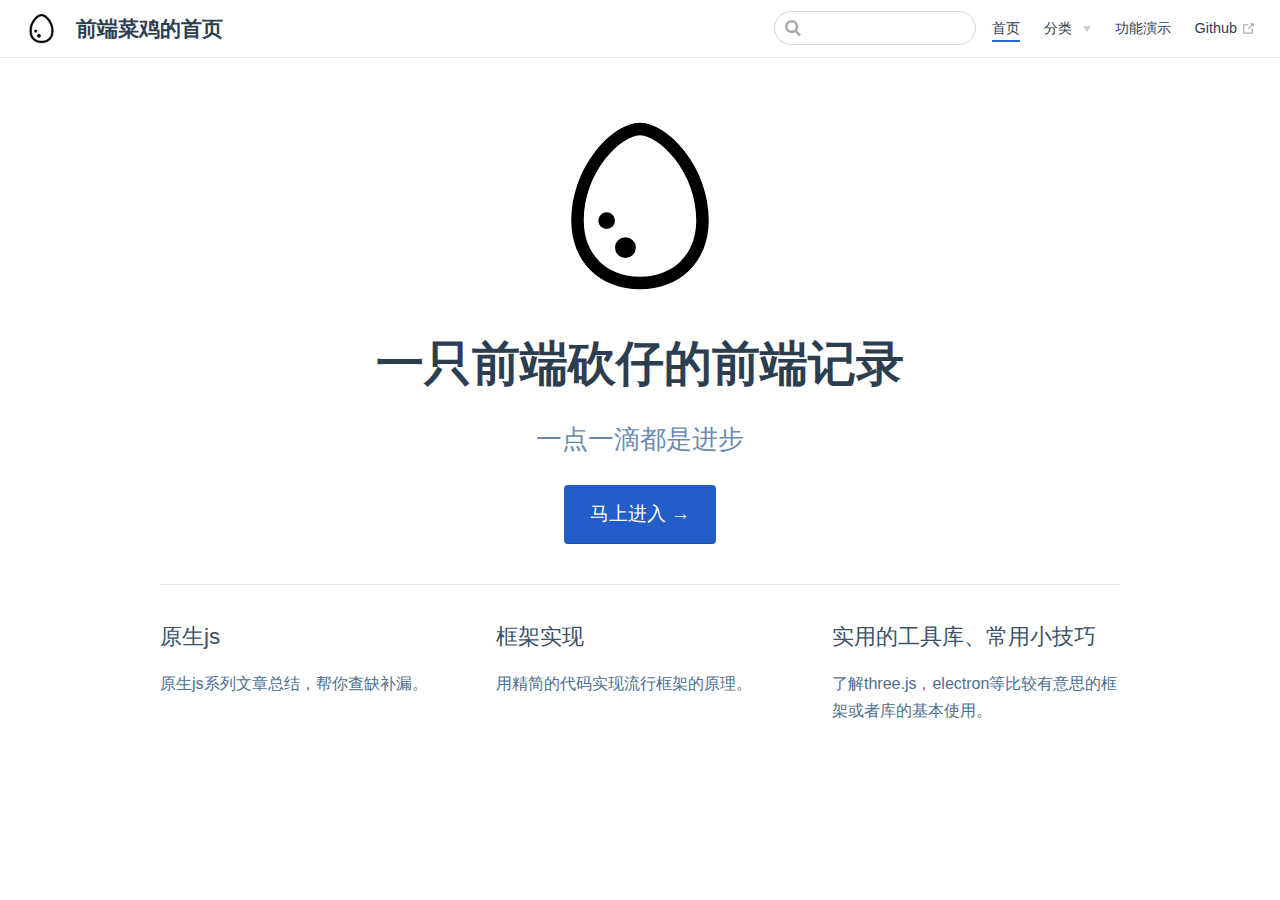
<file: index.html>
<!DOCTYPE html>
<html lang="en-US">
  <head>
    <meta charset="utf-8">
    <meta name="viewport" content="width=device-width,initial-scale=1">
    <title>前端菜鸡的首页</title>
    <meta name="description" content="阿阳的前端记录">
    <link rel="icon" href="/egg.png">
    
    <link rel="preload" href="/assets/css/0.styles.33428765.css" as="style"><link rel="preload" href="/assets/js/app.ac5a5801.js" as="script"><link rel="preload" href="/assets/js/2.b86802c3.js" as="script"><link rel="preload" href="/assets/js/8.4b4cddce.js" as="script"><link rel="prefetch" href="/assets/js/10.33bae8b8.js"><link rel="prefetch" href="/assets/js/11.4f0cb13d.js"><link rel="prefetch" href="/assets/js/12.23c610bc.js"><link rel="prefetch" href="/assets/js/13.d7428c0c.js"><link rel="prefetch" href="/assets/js/14.0c2e04dc.js"><link rel="prefetch" href="/assets/js/15.81241ea0.js"><link rel="prefetch" href="/assets/js/3.4d31e380.js"><link rel="prefetch" href="/assets/js/4.f0cabd08.js"><link rel="prefetch" href="/assets/js/5.05583039.js"><link rel="prefetch" href="/assets/js/6.d6de5687.js"><link rel="prefetch" href="/assets/js/7.7bcd9a1e.js"><link rel="prefetch" href="/assets/js/9.f7cb01bd.js">
    <link rel="stylesheet" href="/assets/css/0.styles.33428765.css">
  </head>
  <body>
    <div id="app" data-server-rendered="true"><div class="theme-container no-sidebar"><header class="navbar"><div class="sidebar-button"><svg xmlns="http://www.w3.org/2000/svg" aria-hidden="true" role="img" viewBox="0 0 448 512" class="icon"><path fill="currentColor" d="M436 124H12c-6.627 0-12-5.373-12-12V80c0-6.627 5.373-12 12-12h424c6.627 0 12 5.373 12 12v32c0 6.627-5.373 12-12 12zm0 160H12c-6.627 0-12-5.373-12-12v-32c0-6.627 5.373-12 12-12h424c6.627 0 12 5.373 12 12v32c0 6.627-5.373 12-12 12zm0 160H12c-6.627 0-12-5.373-12-12v-32c0-6.627 5.373-12 12-12h424c6.627 0 12 5.373 12 12v32c0 6.627-5.373 12-12 12z"></path></svg></div> <a href="/" class="home-link router-link-exact-active router-link-active"><img src="/egg.png" alt="前端菜鸡的首页" class="logo"> <span class="site-name can-hide">前端菜鸡的首页</span></a> <div class="links"><div class="search-box"><input aria-label="Search" autocomplete="off" spellcheck="false" value=""> <!----></div> <nav class="nav-links can-hide"><div class="nav-item"><a href="/" class="nav-link router-link-exact-active router-link-active">首页</a></div><div class="nav-item"><div class="dropdown-wrapper"><button type="button" aria-label="分类" class="dropdown-title"><span class="title">分类</span> <span class="arrow right"></span></button> <ul class="nav-dropdown" style="display:none;"><li class="dropdown-item"><!----> <a href="/pages/folder1/test1.html" class="nav-link">文章</a></li><li class="dropdown-item"><!----> <a href="/pages/folder2/test4.html" class="nav-link">琐碎</a></li></ul></div></div><div class="nav-item"><a href="/pages/folder1/test3.html" class="nav-link">功能演示</a></div><div class="nav-item"><a href="https://github.com/shuanghewuyanzu" target="_blank" rel="noopener noreferrer" class="nav-link external">
  Github
  <svg xmlns="http://www.w3.org/2000/svg" aria-hidden="true" x="0px" y="0px" viewBox="0 0 100 100" width="15" height="15" class="icon outbound"><path fill="currentColor" d="M18.8,85.1h56l0,0c2.2,0,4-1.8,4-4v-32h-8v28h-48v-48h28v-8h-32l0,0c-2.2,0-4,1.8-4,4v56C14.8,83.3,16.6,85.1,18.8,85.1z"></path> <polygon fill="currentColor" points="45.7,48.7 51.3,54.3 77.2,28.5 77.2,37.2 85.2,37.2 85.2,14.9 62.8,14.9 62.8,22.9 71.5,22.9"></polygon></svg></a></div> <!----></nav></div></header> <div class="sidebar-mask"></div> <aside class="sidebar"><nav class="nav-links"><div class="nav-item"><a href="/" class="nav-link router-link-exact-active router-link-active">首页</a></div><div class="nav-item"><div class="dropdown-wrapper"><button type="button" aria-label="分类" class="dropdown-title"><span class="title">分类</span> <span class="arrow right"></span></button> <ul class="nav-dropdown" style="display:none;"><li class="dropdown-item"><!----> <a href="/pages/folder1/test1.html" class="nav-link">文章</a></li><li class="dropdown-item"><!----> <a href="/pages/folder2/test4.html" class="nav-link">琐碎</a></li></ul></div></div><div class="nav-item"><a href="/pages/folder1/test3.html" class="nav-link">功能演示</a></div><div class="nav-item"><a href="https://github.com/shuanghewuyanzu" target="_blank" rel="noopener noreferrer" class="nav-link external">
  Github
  <svg xmlns="http://www.w3.org/2000/svg" aria-hidden="true" x="0px" y="0px" viewBox="0 0 100 100" width="15" height="15" class="icon outbound"><path fill="currentColor" d="M18.8,85.1h56l0,0c2.2,0,4-1.8,4-4v-32h-8v28h-48v-48h28v-8h-32l0,0c-2.2,0-4,1.8-4,4v56C14.8,83.3,16.6,85.1,18.8,85.1z"></path> <polygon fill="currentColor" points="45.7,48.7 51.3,54.3 77.2,28.5 77.2,37.2 85.2,37.2 85.2,14.9 62.8,14.9 62.8,22.9 71.5,22.9"></polygon></svg></a></div> <!----></nav>  <!----> </aside> <main aria-labelledby="main-title" class="home"><header class="hero"><img src="/egg.png" alt="hero"> <h1 id="main-title">一只前端砍仔的前端记录</h1> <p class="description">
      一点一滴都是进步
    </p> <p class="action"><a href="/pages/folder1/test1.html" class="nav-link action-button">马上进入 →</a></p></header> <div class="features"><div class="feature"><h2>原生js</h2> <p>原生js系列文章总结，帮你查缺补漏。</p></div><div class="feature"><h2>框架实现</h2> <p>用精简的代码实现流行框架的原理。</p></div><div class="feature"><h2>实用的工具库、常用小技巧</h2> <p>了解three.js，electron等比较有意思的框架或者库的基本使用。</p></div></div> <div class="theme-default-content custom content__default"></div> <!----></main></div><div class="global-ui"></div></div>
    <script src="/assets/js/app.ac5a5801.js" defer></script><script src="/assets/js/2.b86802c3.js" defer></script><script src="/assets/js/8.4b4cddce.js" defer></script>
  </body>
</html>
</file>
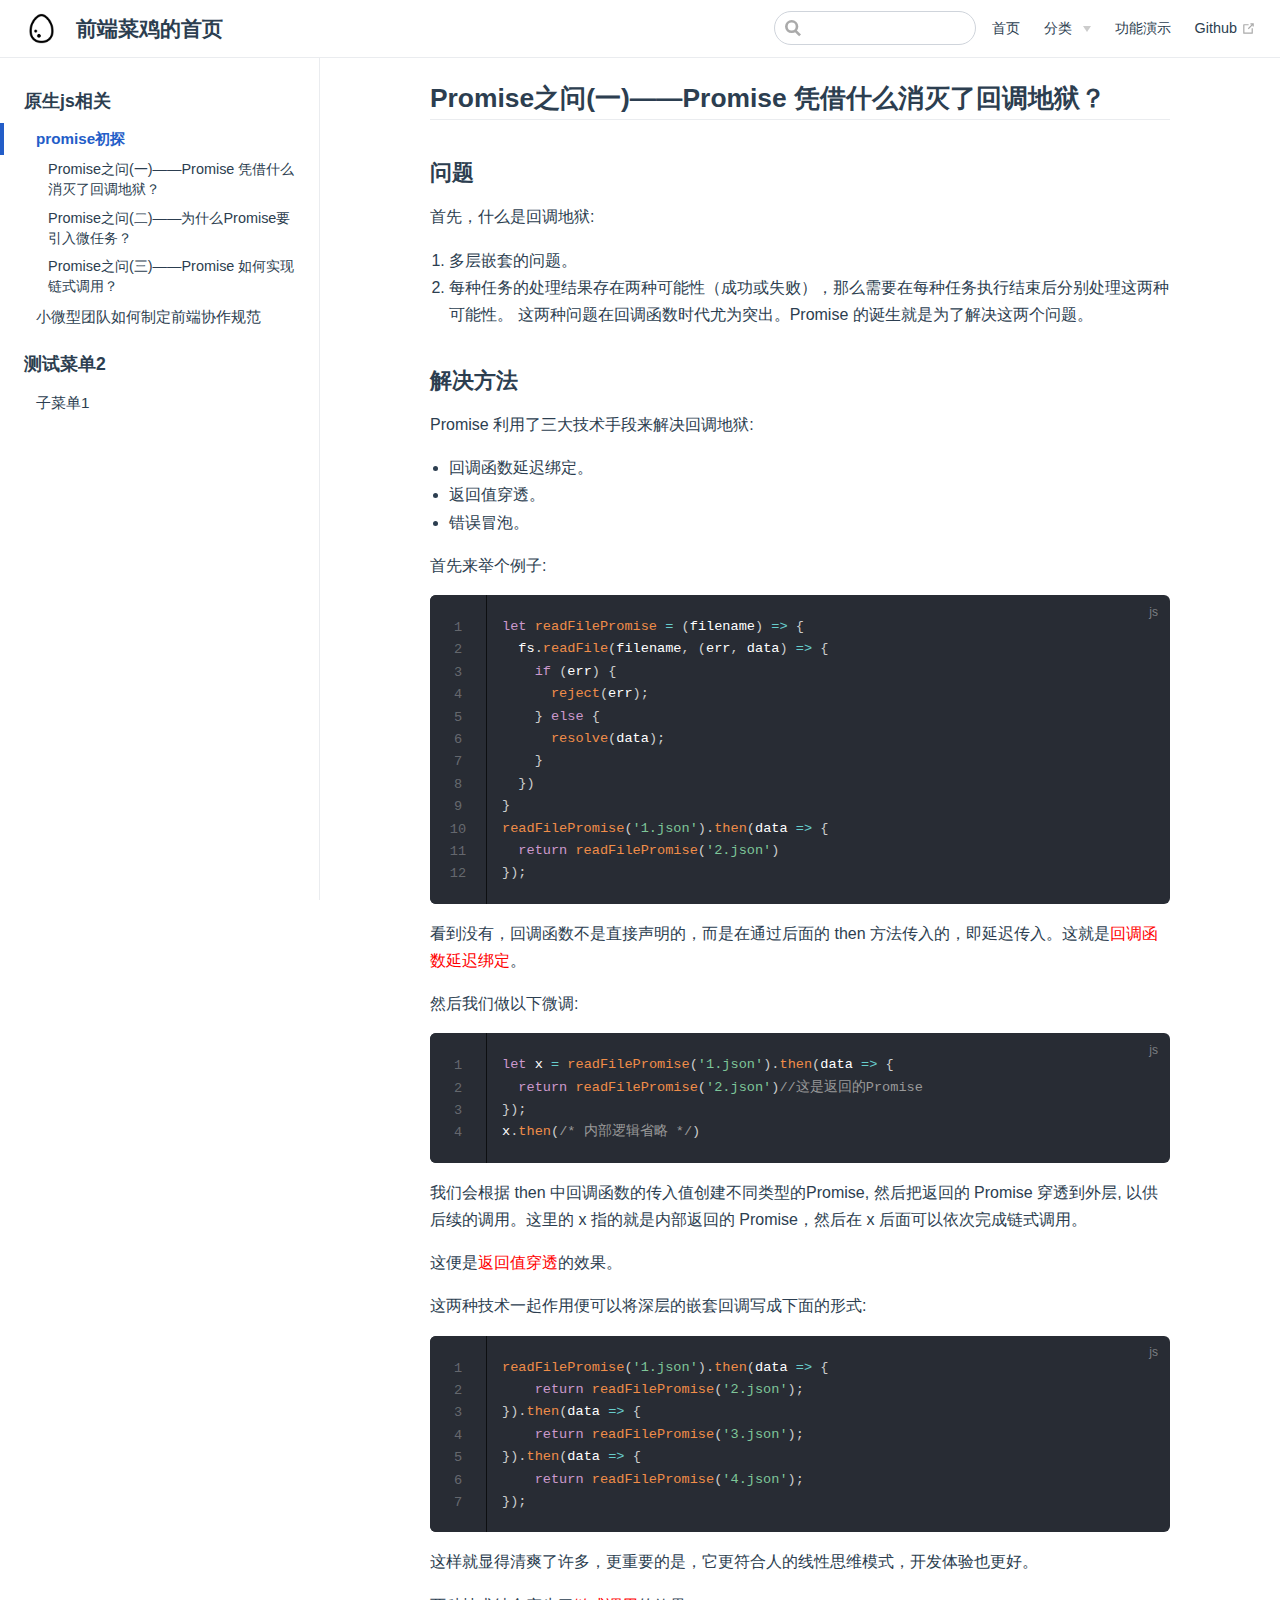
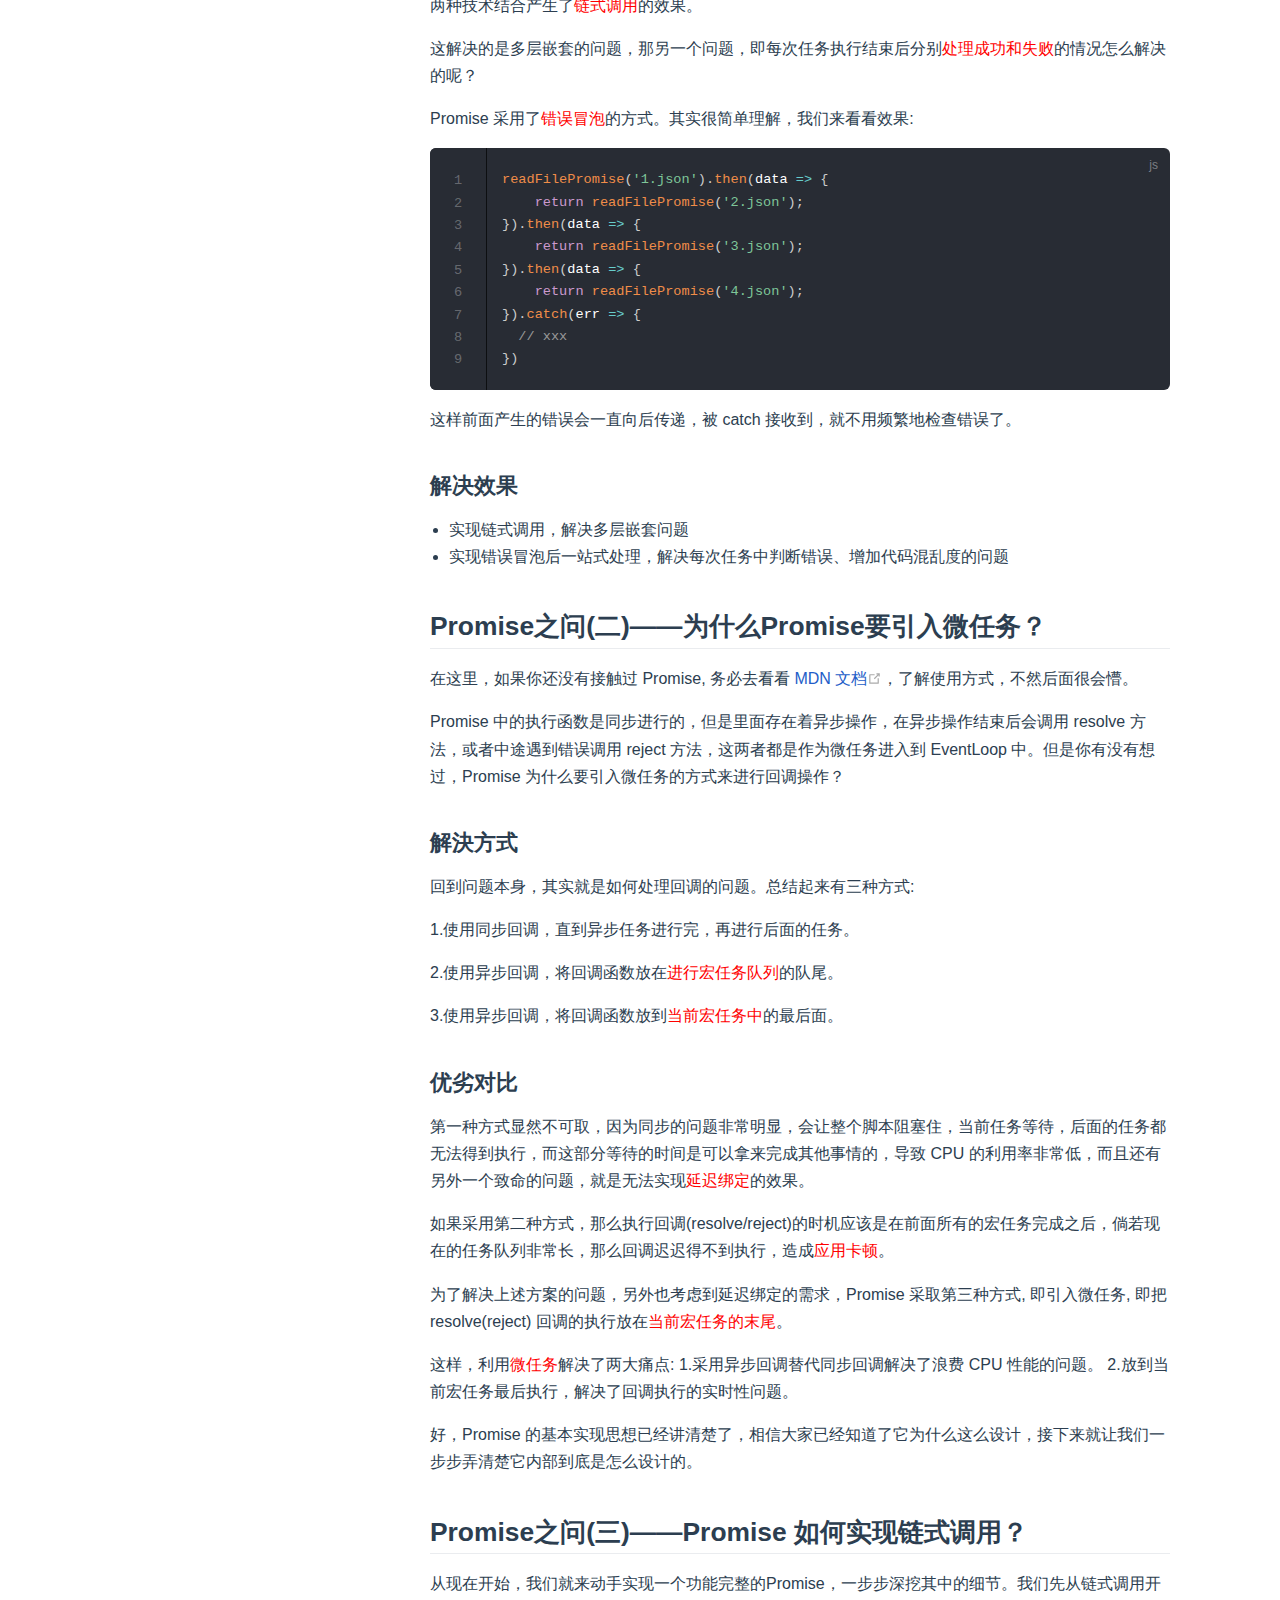
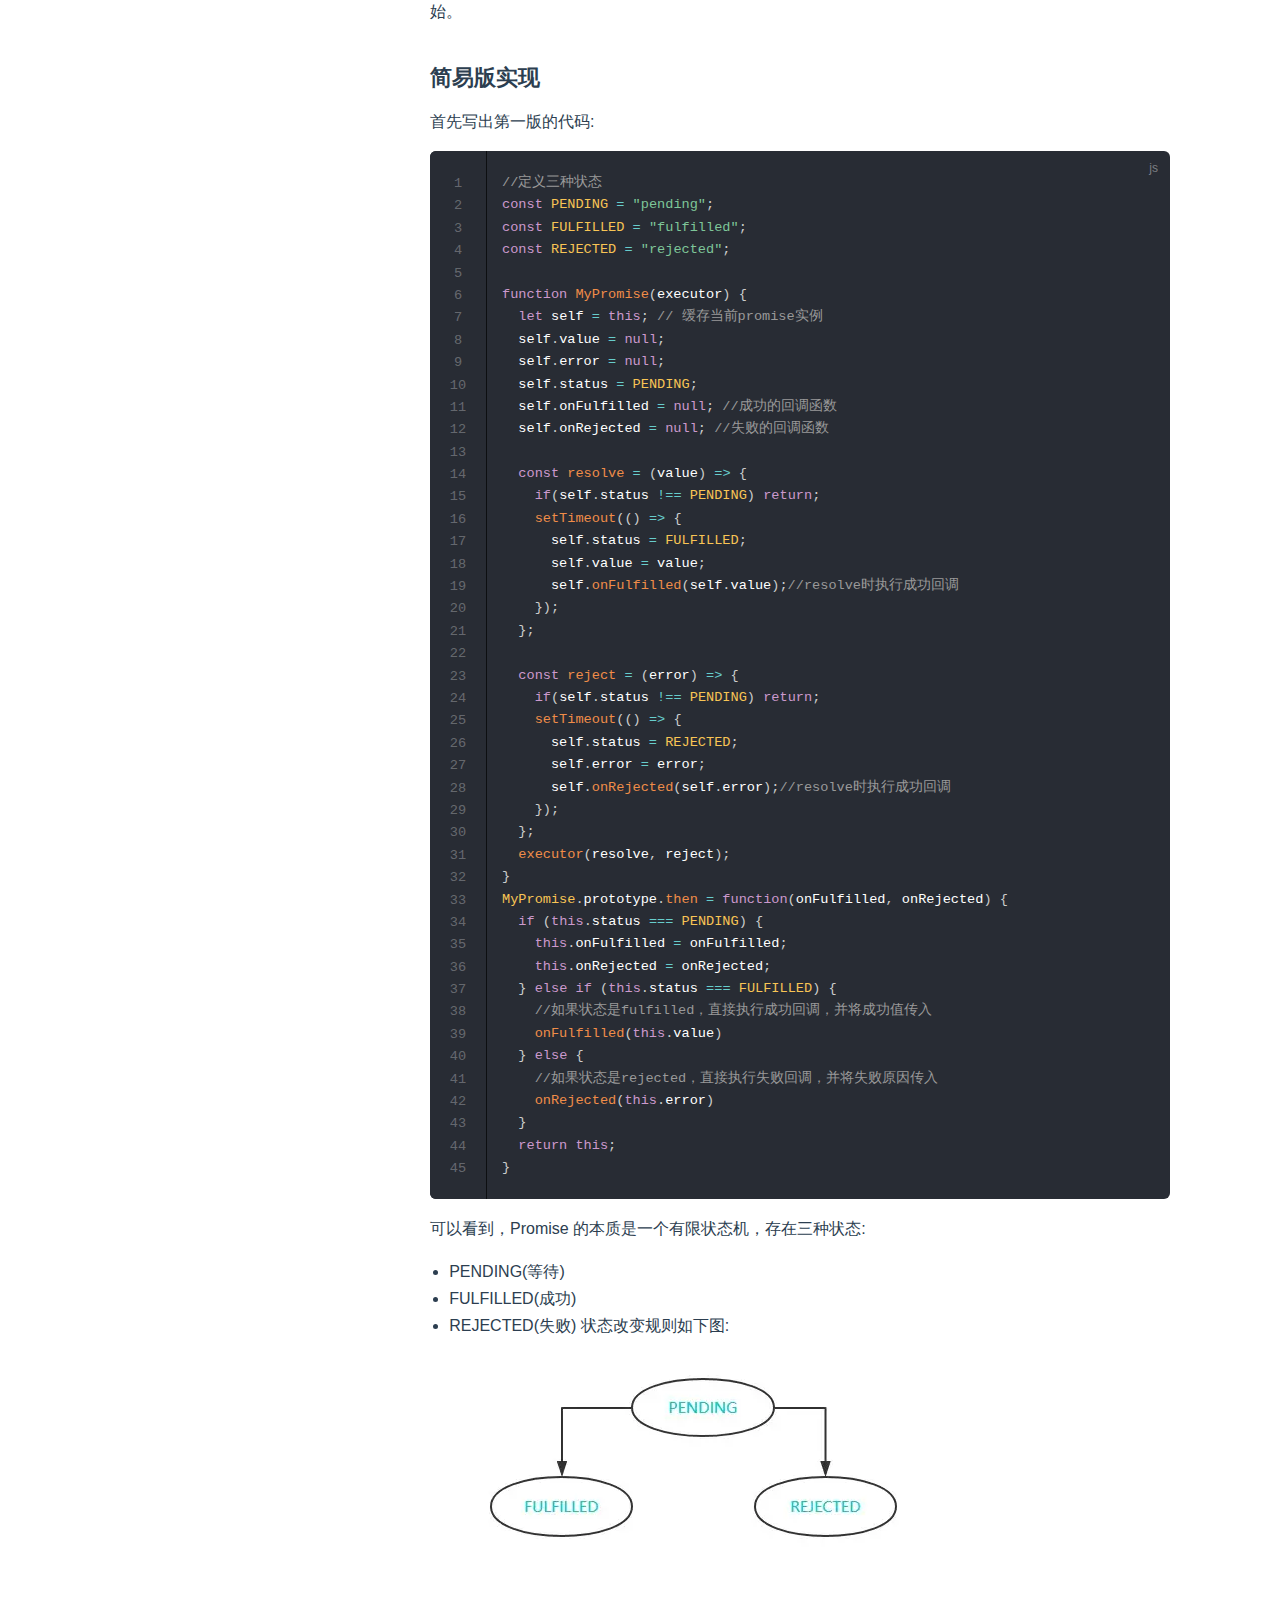
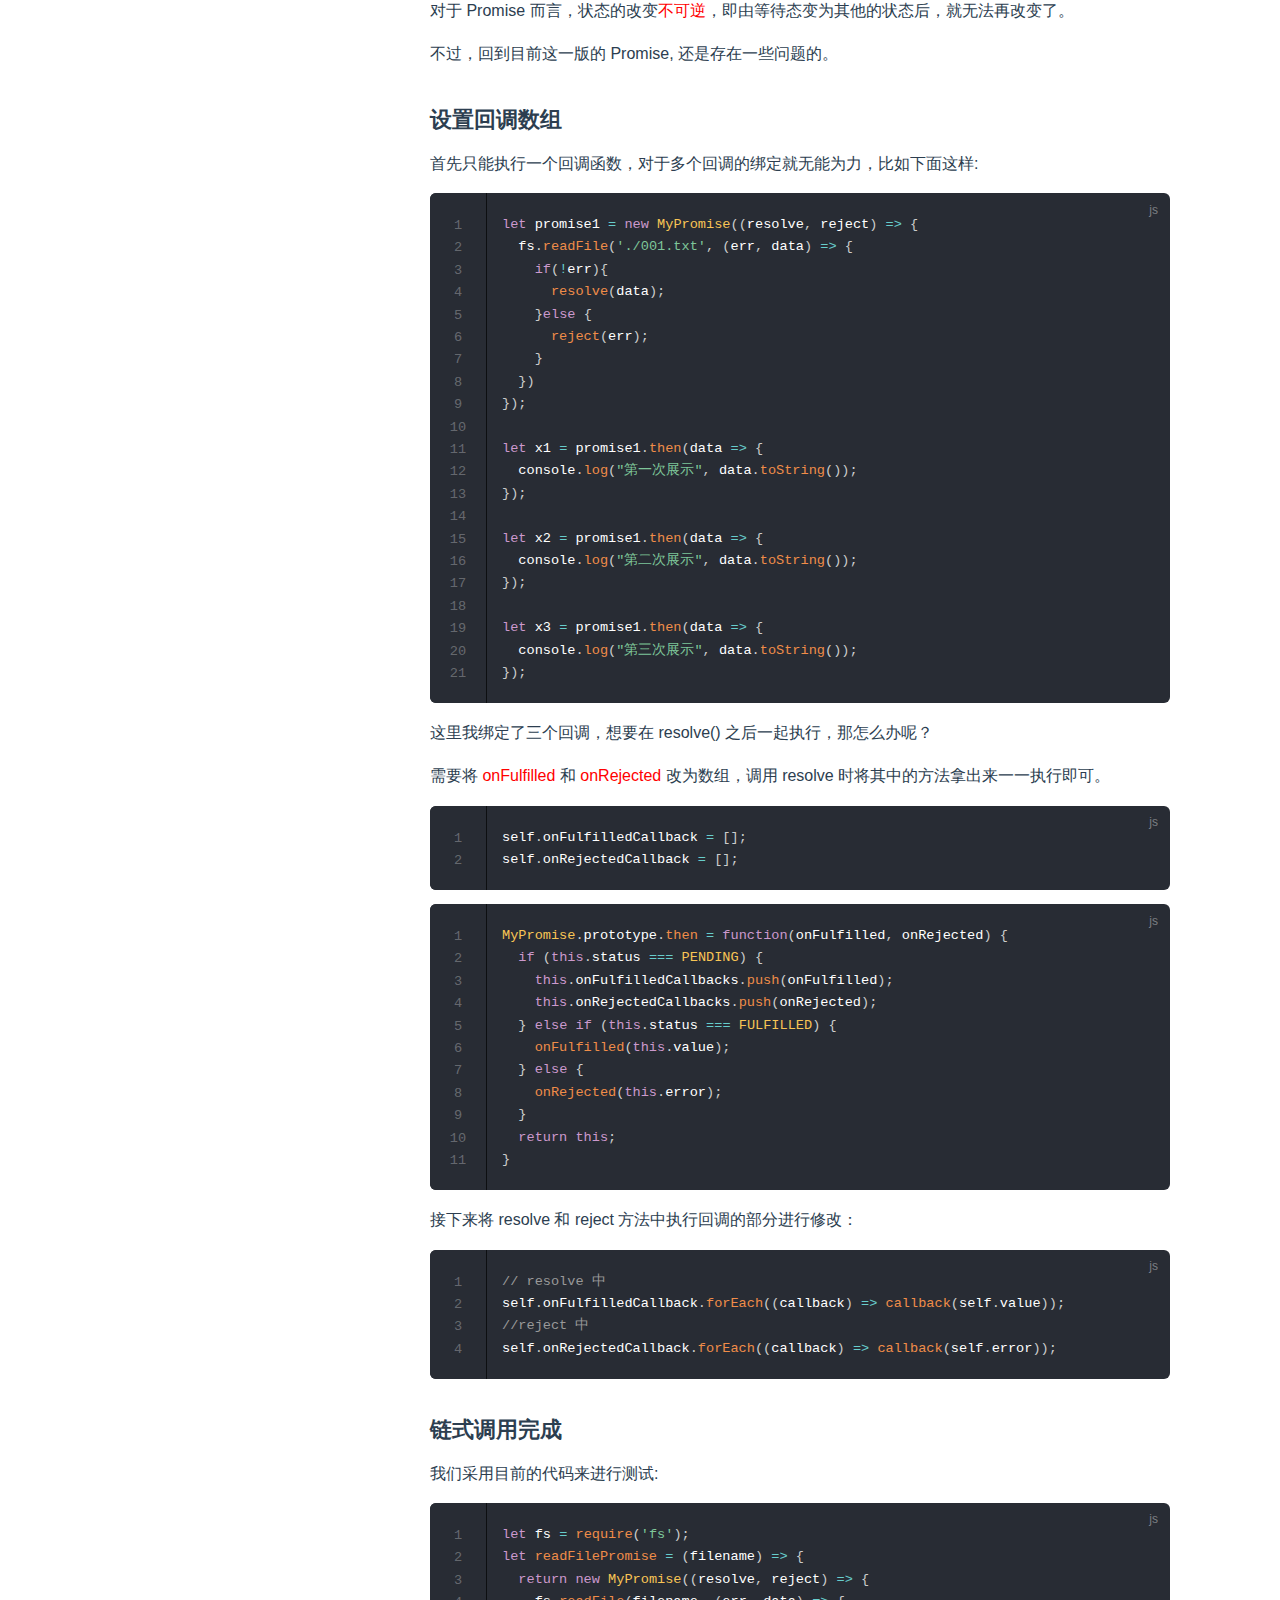
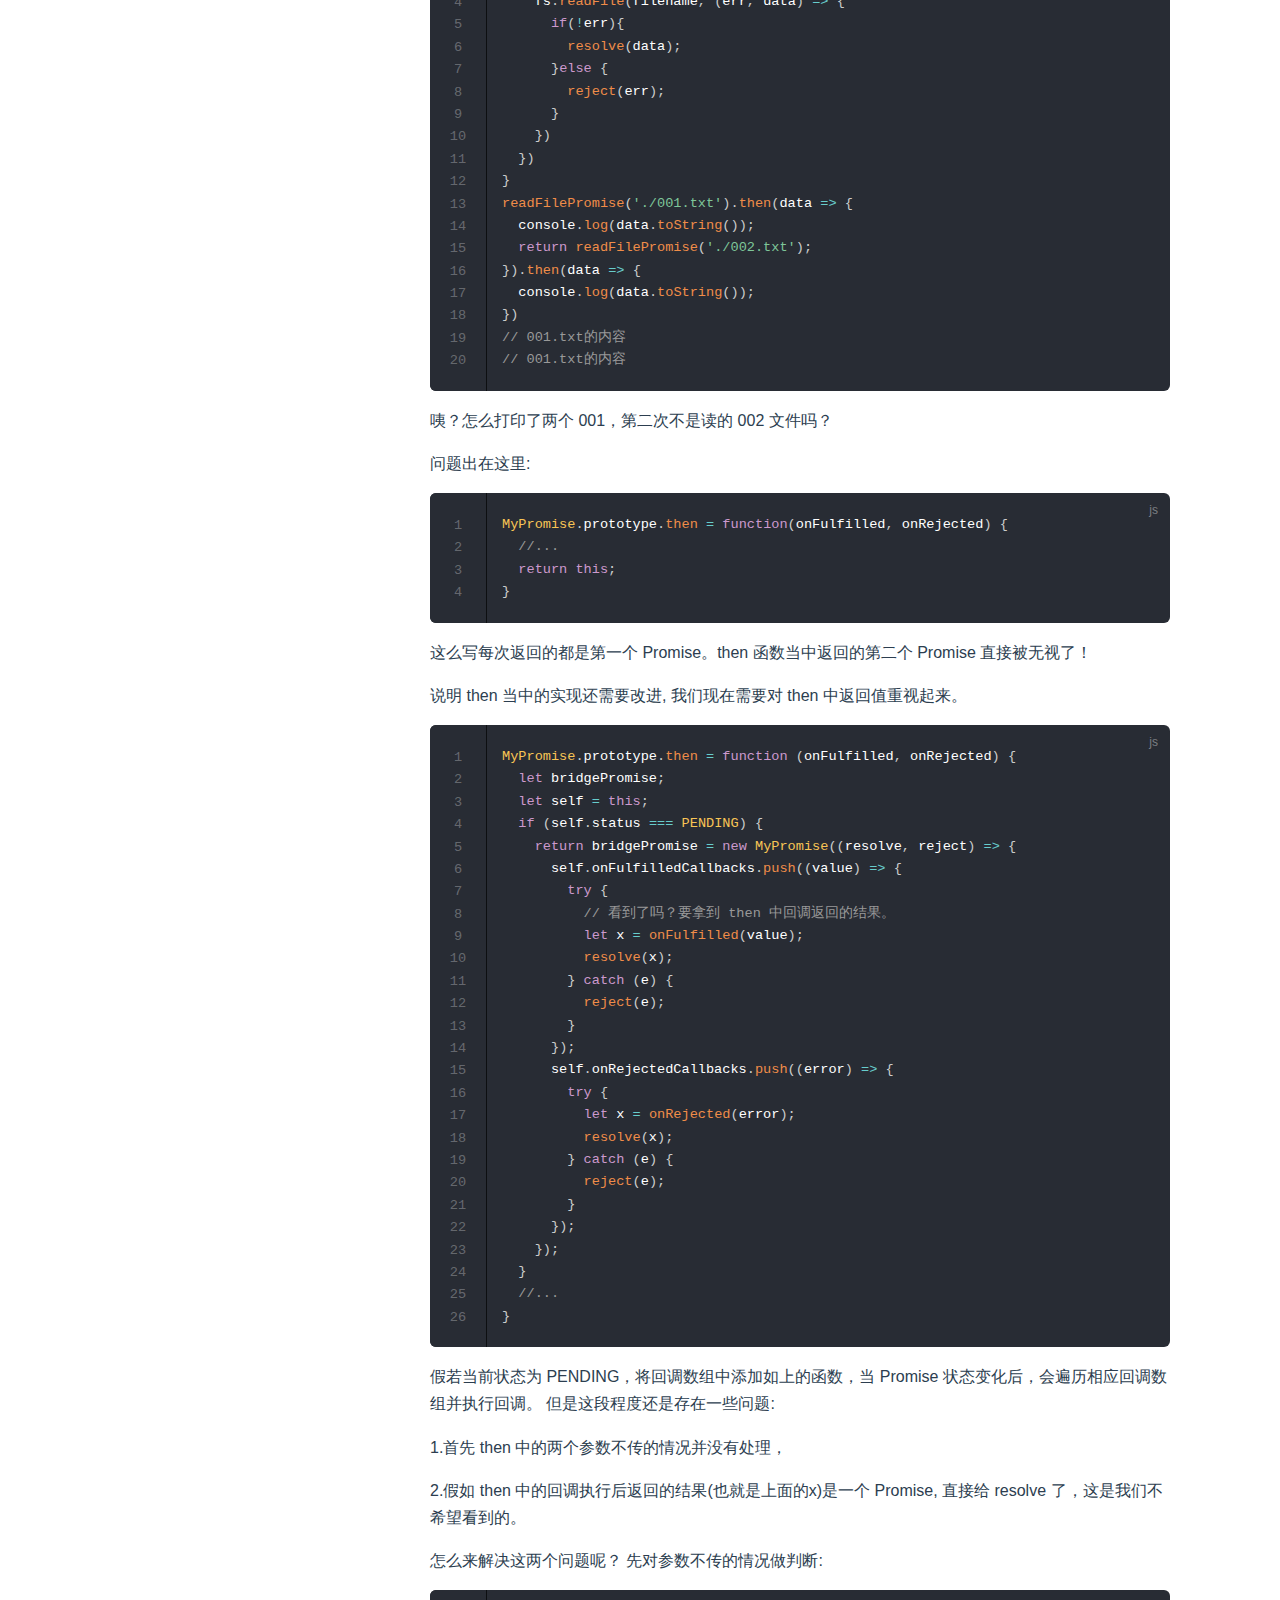
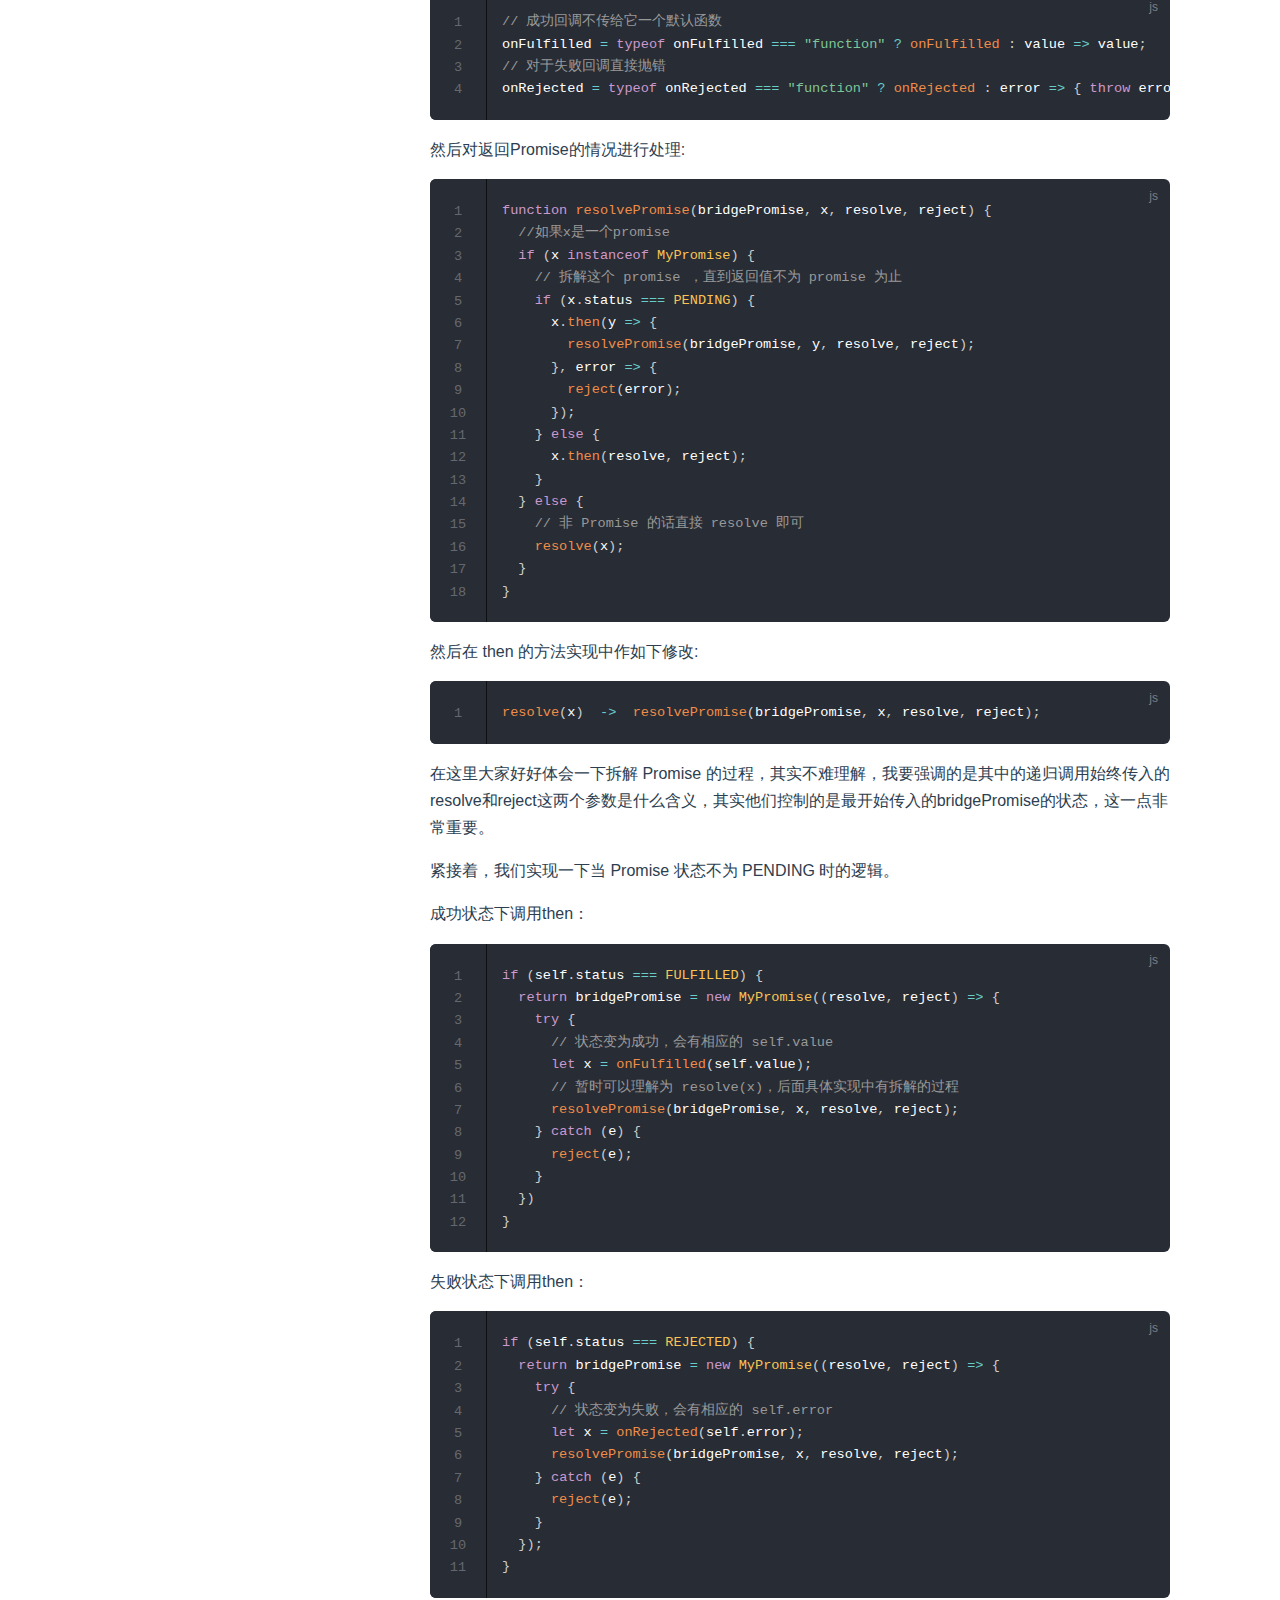
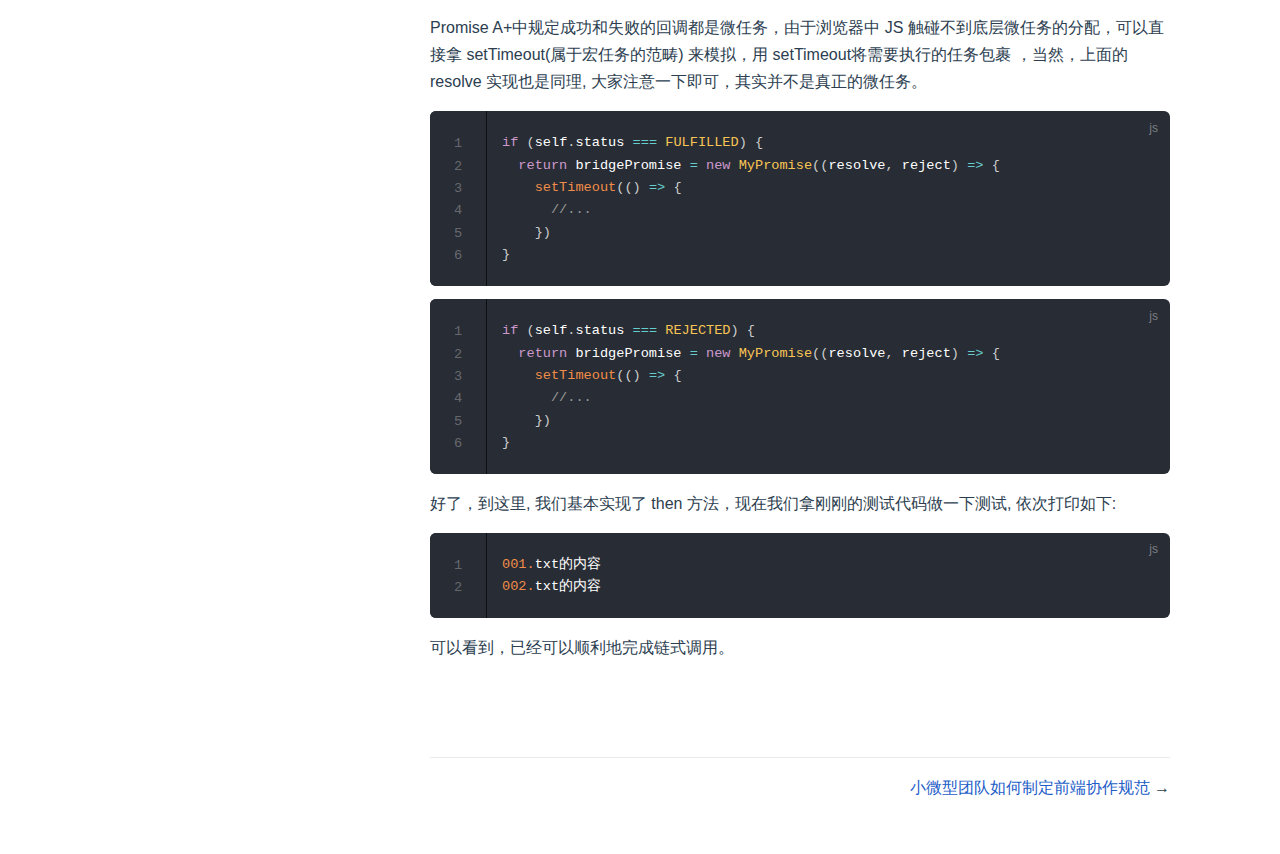
<file: pages/folder1/myPromise.html>
<!DOCTYPE html>
<html lang="en-US">
  <head>
    <meta charset="utf-8">
    <meta name="viewport" content="width=device-width,initial-scale=1">
    <title>Promise之问(一)——Promise 凭借什么消灭了回调地狱？ | 前端菜鸡的首页</title>
    <meta name="description" content="阿阳的前端记录">
    <link rel="icon" href="/egg.png">
    
    <link rel="preload" href="/assets/css/0.styles.33428765.css" as="style"><link rel="preload" href="/assets/js/app.ac5a5801.js" as="script"><link rel="preload" href="/assets/js/2.b86802c3.js" as="script"><link rel="preload" href="/assets/js/9.f7cb01bd.js" as="script"><link rel="prefetch" href="/assets/js/10.33bae8b8.js"><link rel="prefetch" href="/assets/js/11.4f0cb13d.js"><link rel="prefetch" href="/assets/js/12.23c610bc.js"><link rel="prefetch" href="/assets/js/13.d7428c0c.js"><link rel="prefetch" href="/assets/js/14.0c2e04dc.js"><link rel="prefetch" href="/assets/js/15.81241ea0.js"><link rel="prefetch" href="/assets/js/3.4d31e380.js"><link rel="prefetch" href="/assets/js/4.f0cabd08.js"><link rel="prefetch" href="/assets/js/5.05583039.js"><link rel="prefetch" href="/assets/js/6.d6de5687.js"><link rel="prefetch" href="/assets/js/7.7bcd9a1e.js"><link rel="prefetch" href="/assets/js/8.4b4cddce.js">
    <link rel="stylesheet" href="/assets/css/0.styles.33428765.css">
  </head>
  <body>
    <div id="app" data-server-rendered="true"><div class="theme-container"><header class="navbar"><div class="sidebar-button"><svg xmlns="http://www.w3.org/2000/svg" aria-hidden="true" role="img" viewBox="0 0 448 512" class="icon"><path fill="currentColor" d="M436 124H12c-6.627 0-12-5.373-12-12V80c0-6.627 5.373-12 12-12h424c6.627 0 12 5.373 12 12v32c0 6.627-5.373 12-12 12zm0 160H12c-6.627 0-12-5.373-12-12v-32c0-6.627 5.373-12 12-12h424c6.627 0 12 5.373 12 12v32c0 6.627-5.373 12-12 12zm0 160H12c-6.627 0-12-5.373-12-12v-32c0-6.627 5.373-12 12-12h424c6.627 0 12 5.373 12 12v32c0 6.627-5.373 12-12 12z"></path></svg></div> <a href="/" class="home-link router-link-active"><img src="/egg.png" alt="前端菜鸡的首页" class="logo"> <span class="site-name can-hide">前端菜鸡的首页</span></a> <div class="links"><div class="search-box"><input aria-label="Search" autocomplete="off" spellcheck="false" value=""> <!----></div> <nav class="nav-links can-hide"><div class="nav-item"><a href="/" class="nav-link">首页</a></div><div class="nav-item"><div class="dropdown-wrapper"><button type="button" aria-label="分类" class="dropdown-title"><span class="title">分类</span> <span class="arrow right"></span></button> <ul class="nav-dropdown" style="display:none;"><li class="dropdown-item"><!----> <a href="/pages/folder1/test1.html" class="nav-link">文章</a></li><li class="dropdown-item"><!----> <a href="/pages/folder2/test4.html" class="nav-link">琐碎</a></li></ul></div></div><div class="nav-item"><a href="/pages/folder1/test3.html" class="nav-link">功能演示</a></div><div class="nav-item"><a href="https://github.com/shuanghewuyanzu" target="_blank" rel="noopener noreferrer" class="nav-link external">
  Github
  <svg xmlns="http://www.w3.org/2000/svg" aria-hidden="true" x="0px" y="0px" viewBox="0 0 100 100" width="15" height="15" class="icon outbound"><path fill="currentColor" d="M18.8,85.1h56l0,0c2.2,0,4-1.8,4-4v-32h-8v28h-48v-48h28v-8h-32l0,0c-2.2,0-4,1.8-4,4v56C14.8,83.3,16.6,85.1,18.8,85.1z"></path> <polygon fill="currentColor" points="45.7,48.7 51.3,54.3 77.2,28.5 77.2,37.2 85.2,37.2 85.2,14.9 62.8,14.9 62.8,22.9 71.5,22.9"></polygon></svg></a></div> <!----></nav></div></header> <div class="sidebar-mask"></div> <aside class="sidebar"><nav class="nav-links"><div class="nav-item"><a href="/" class="nav-link">首页</a></div><div class="nav-item"><div class="dropdown-wrapper"><button type="button" aria-label="分类" class="dropdown-title"><span class="title">分类</span> <span class="arrow right"></span></button> <ul class="nav-dropdown" style="display:none;"><li class="dropdown-item"><!----> <a href="/pages/folder1/test1.html" class="nav-link">文章</a></li><li class="dropdown-item"><!----> <a href="/pages/folder2/test4.html" class="nav-link">琐碎</a></li></ul></div></div><div class="nav-item"><a href="/pages/folder1/test3.html" class="nav-link">功能演示</a></div><div class="nav-item"><a href="https://github.com/shuanghewuyanzu" target="_blank" rel="noopener noreferrer" class="nav-link external">
  Github
  <svg xmlns="http://www.w3.org/2000/svg" aria-hidden="true" x="0px" y="0px" viewBox="0 0 100 100" width="15" height="15" class="icon outbound"><path fill="currentColor" d="M18.8,85.1h56l0,0c2.2,0,4-1.8,4-4v-32h-8v28h-48v-48h28v-8h-32l0,0c-2.2,0-4,1.8-4,4v56C14.8,83.3,16.6,85.1,18.8,85.1z"></path> <polygon fill="currentColor" points="45.7,48.7 51.3,54.3 77.2,28.5 77.2,37.2 85.2,37.2 85.2,14.9 62.8,14.9 62.8,22.9 71.5,22.9"></polygon></svg></a></div> <!----></nav>  <ul class="sidebar-links"><li><section class="sidebar-group depth-0"><p class="sidebar-heading open"><span>原生js相关</span> <!----></p> <ul class="sidebar-links sidebar-group-items"><li><a href="/pages/folder1/myPromise.html" class="active sidebar-link">promise初探</a><ul class="sidebar-sub-headers"><li class="sidebar-sub-header"><a href="/pages/folder1/myPromise.html#promise之问-一-——promise-凭借什么消灭了回调地狱？" class="sidebar-link">Promise之问(一)——Promise 凭借什么消灭了回调地狱？</a></li><li class="sidebar-sub-header"><a href="/pages/folder1/myPromise.html#promise之问-二-——为什么promise要引入微任务？" class="sidebar-link">Promise之问(二)——为什么Promise要引入微任务？</a></li><li class="sidebar-sub-header"><a href="/pages/folder1/myPromise.html#promise之问-三-——promise-如何实现链式调用？" class="sidebar-link">Promise之问(三)——Promise 如何实现链式调用？</a></li></ul></li><li><a href="/pages/folder1/myStandard.html" class="sidebar-link">小微型团队如何制定前端协作规范</a></li></ul></section></li><li><section class="sidebar-group depth-0"><p class="sidebar-heading"><span>测试菜单2</span> <!----></p> <ul class="sidebar-links sidebar-group-items"><li><a href="/pages/folder1/test2.html" class="sidebar-link">子菜单1</a></li></ul></section></li></ul> </aside> <main class="page"> <div class="theme-default-content content__default"><h2 id="promise之问-一-——promise-凭借什么消灭了回调地狱？"><a href="#promise之问-一-——promise-凭借什么消灭了回调地狱？" class="header-anchor">#</a> Promise之问(一)——Promise 凭借什么消灭了回调地狱？</h2> <h3 id="问题"><a href="#问题" class="header-anchor">#</a> 问题</h3> <p>首先，什么是回调地狱:</p> <ol><li>多层嵌套的问题。</li> <li>每种任务的处理结果存在两种可能性（成功或失败），那么需要在每种任务执行结束后分别处理这两种可能性。
这两种问题在回调函数时代尤为突出。Promise 的诞生就是为了解决这两个问题。</li></ol> <h3 id="解决方法"><a href="#解决方法" class="header-anchor">#</a> 解决方法</h3> <p>Promise 利用了三大技术手段来解决回调地狱:</p> <ul><li>回调函数延迟绑定。</li> <li>返回值穿透。</li> <li>错误冒泡。</li></ul> <p>首先来举个例子:</p> <div class="language-js line-numbers-mode"><pre class="language-js"><code><span class="token keyword">let</span> <span class="token function-variable function">readFilePromise</span> <span class="token operator">=</span> <span class="token punctuation">(</span><span class="token parameter">filename</span><span class="token punctuation">)</span> <span class="token operator">=&gt;</span> <span class="token punctuation">{</span>
  fs<span class="token punctuation">.</span><span class="token function">readFile</span><span class="token punctuation">(</span>filename<span class="token punctuation">,</span> <span class="token punctuation">(</span><span class="token parameter">err<span class="token punctuation">,</span> data</span><span class="token punctuation">)</span> <span class="token operator">=&gt;</span> <span class="token punctuation">{</span>
    <span class="token keyword">if</span> <span class="token punctuation">(</span>err<span class="token punctuation">)</span> <span class="token punctuation">{</span>
      <span class="token function">reject</span><span class="token punctuation">(</span>err<span class="token punctuation">)</span><span class="token punctuation">;</span>
    <span class="token punctuation">}</span> <span class="token keyword">else</span> <span class="token punctuation">{</span>
      <span class="token function">resolve</span><span class="token punctuation">(</span>data<span class="token punctuation">)</span><span class="token punctuation">;</span>
    <span class="token punctuation">}</span>
  <span class="token punctuation">}</span><span class="token punctuation">)</span>
<span class="token punctuation">}</span>
<span class="token function">readFilePromise</span><span class="token punctuation">(</span><span class="token string">'1.json'</span><span class="token punctuation">)</span><span class="token punctuation">.</span><span class="token function">then</span><span class="token punctuation">(</span><span class="token parameter">data</span> <span class="token operator">=&gt;</span> <span class="token punctuation">{</span>
  <span class="token keyword">return</span> <span class="token function">readFilePromise</span><span class="token punctuation">(</span><span class="token string">'2.json'</span><span class="token punctuation">)</span>
<span class="token punctuation">}</span><span class="token punctuation">)</span><span class="token punctuation">;</span>
</code></pre> <div class="line-numbers-wrapper"><span class="line-number">1</span><br><span class="line-number">2</span><br><span class="line-number">3</span><br><span class="line-number">4</span><br><span class="line-number">5</span><br><span class="line-number">6</span><br><span class="line-number">7</span><br><span class="line-number">8</span><br><span class="line-number">9</span><br><span class="line-number">10</span><br><span class="line-number">11</span><br><span class="line-number">12</span><br></div></div><p>看到没有，回调函数不是直接声明的，而是在通过后面的 then 方法传入的，即延迟传入。这就是<font color="FF0000">回调函数延迟绑定</font>。</p> <p>然后我们做以下微调:</p> <div class="language-js line-numbers-mode"><pre class="language-js"><code><span class="token keyword">let</span> x <span class="token operator">=</span> <span class="token function">readFilePromise</span><span class="token punctuation">(</span><span class="token string">'1.json'</span><span class="token punctuation">)</span><span class="token punctuation">.</span><span class="token function">then</span><span class="token punctuation">(</span><span class="token parameter">data</span> <span class="token operator">=&gt;</span> <span class="token punctuation">{</span>
  <span class="token keyword">return</span> <span class="token function">readFilePromise</span><span class="token punctuation">(</span><span class="token string">'2.json'</span><span class="token punctuation">)</span><span class="token comment">//这是返回的Promise</span>
<span class="token punctuation">}</span><span class="token punctuation">)</span><span class="token punctuation">;</span>
x<span class="token punctuation">.</span><span class="token function">then</span><span class="token punctuation">(</span><span class="token comment">/* 内部逻辑省略 */</span><span class="token punctuation">)</span>
</code></pre> <div class="line-numbers-wrapper"><span class="line-number">1</span><br><span class="line-number">2</span><br><span class="line-number">3</span><br><span class="line-number">4</span><br></div></div><p>我们会根据 then 中回调函数的传入值创建不同类型的Promise, 然后把返回的 Promise 穿透到外层, 以供后续的调用。这里的 x 指的就是内部返回的 Promise，然后在 x 后面可以依次完成链式调用。</p> <p>这便是<font color="FF0000">返回值穿透</font>的效果。</p> <p>这两种技术一起作用便可以将深层的嵌套回调写成下面的形式:</p> <div class="language-js line-numbers-mode"><pre class="language-js"><code><span class="token function">readFilePromise</span><span class="token punctuation">(</span><span class="token string">'1.json'</span><span class="token punctuation">)</span><span class="token punctuation">.</span><span class="token function">then</span><span class="token punctuation">(</span><span class="token parameter">data</span> <span class="token operator">=&gt;</span> <span class="token punctuation">{</span>
    <span class="token keyword">return</span> <span class="token function">readFilePromise</span><span class="token punctuation">(</span><span class="token string">'2.json'</span><span class="token punctuation">)</span><span class="token punctuation">;</span>
<span class="token punctuation">}</span><span class="token punctuation">)</span><span class="token punctuation">.</span><span class="token function">then</span><span class="token punctuation">(</span><span class="token parameter">data</span> <span class="token operator">=&gt;</span> <span class="token punctuation">{</span>
    <span class="token keyword">return</span> <span class="token function">readFilePromise</span><span class="token punctuation">(</span><span class="token string">'3.json'</span><span class="token punctuation">)</span><span class="token punctuation">;</span>
<span class="token punctuation">}</span><span class="token punctuation">)</span><span class="token punctuation">.</span><span class="token function">then</span><span class="token punctuation">(</span><span class="token parameter">data</span> <span class="token operator">=&gt;</span> <span class="token punctuation">{</span>
    <span class="token keyword">return</span> <span class="token function">readFilePromise</span><span class="token punctuation">(</span><span class="token string">'4.json'</span><span class="token punctuation">)</span><span class="token punctuation">;</span>
<span class="token punctuation">}</span><span class="token punctuation">)</span><span class="token punctuation">;</span>
</code></pre> <div class="line-numbers-wrapper"><span class="line-number">1</span><br><span class="line-number">2</span><br><span class="line-number">3</span><br><span class="line-number">4</span><br><span class="line-number">5</span><br><span class="line-number">6</span><br><span class="line-number">7</span><br></div></div><p>这样就显得清爽了许多，更重要的是，它更符合人的线性思维模式，开发体验也更好。</p> <p>两种技术结合产生了<font color="FF0000">链式调用</font>的效果。</p> <p>这解决的是多层嵌套的问题，那另一个问题，即每次任务执行结束后分别<font color="FF0000">处理成功和失败</font>的情况怎么解决的呢？</p> <p>Promise 采用了<font color="FF0000">错误冒泡</font>的方式。其实很简单理解，我们来看看效果:</p> <div class="language-js line-numbers-mode"><pre class="language-js"><code><span class="token function">readFilePromise</span><span class="token punctuation">(</span><span class="token string">'1.json'</span><span class="token punctuation">)</span><span class="token punctuation">.</span><span class="token function">then</span><span class="token punctuation">(</span><span class="token parameter">data</span> <span class="token operator">=&gt;</span> <span class="token punctuation">{</span>
    <span class="token keyword">return</span> <span class="token function">readFilePromise</span><span class="token punctuation">(</span><span class="token string">'2.json'</span><span class="token punctuation">)</span><span class="token punctuation">;</span>
<span class="token punctuation">}</span><span class="token punctuation">)</span><span class="token punctuation">.</span><span class="token function">then</span><span class="token punctuation">(</span><span class="token parameter">data</span> <span class="token operator">=&gt;</span> <span class="token punctuation">{</span>
    <span class="token keyword">return</span> <span class="token function">readFilePromise</span><span class="token punctuation">(</span><span class="token string">'3.json'</span><span class="token punctuation">)</span><span class="token punctuation">;</span>
<span class="token punctuation">}</span><span class="token punctuation">)</span><span class="token punctuation">.</span><span class="token function">then</span><span class="token punctuation">(</span><span class="token parameter">data</span> <span class="token operator">=&gt;</span> <span class="token punctuation">{</span>
    <span class="token keyword">return</span> <span class="token function">readFilePromise</span><span class="token punctuation">(</span><span class="token string">'4.json'</span><span class="token punctuation">)</span><span class="token punctuation">;</span>
<span class="token punctuation">}</span><span class="token punctuation">)</span><span class="token punctuation">.</span><span class="token function">catch</span><span class="token punctuation">(</span><span class="token parameter">err</span> <span class="token operator">=&gt;</span> <span class="token punctuation">{</span>
  <span class="token comment">// xxx</span>
<span class="token punctuation">}</span><span class="token punctuation">)</span>
</code></pre> <div class="line-numbers-wrapper"><span class="line-number">1</span><br><span class="line-number">2</span><br><span class="line-number">3</span><br><span class="line-number">4</span><br><span class="line-number">5</span><br><span class="line-number">6</span><br><span class="line-number">7</span><br><span class="line-number">8</span><br><span class="line-number">9</span><br></div></div><p>这样前面产生的错误会一直向后传递，被 catch 接收到，就不用频繁地检查错误了。</p> <h3 id="解决效果"><a href="#解决效果" class="header-anchor">#</a> 解决效果</h3> <ul><li>实现链式调用，解决多层嵌套问题</li> <li>实现错误冒泡后一站式处理，解决每次任务中判断错误、增加代码混乱度的问题</li></ul> <h2 id="promise之问-二-——为什么promise要引入微任务？"><a href="#promise之问-二-——为什么promise要引入微任务？" class="header-anchor">#</a> Promise之问(二)——为什么Promise要引入微任务？</h2> <p>在这里，如果你还没有接触过 Promise, 务必去看看 <a href="https://developer.mozilla.org/zh-CN/docs/Web/JavaScript/Reference/Global_Objects/Promise" target="_blank" rel="noopener noreferrer">MDN 文档<svg xmlns="http://www.w3.org/2000/svg" aria-hidden="true" x="0px" y="0px" viewBox="0 0 100 100" width="15" height="15" class="icon outbound"><path fill="currentColor" d="M18.8,85.1h56l0,0c2.2,0,4-1.8,4-4v-32h-8v28h-48v-48h28v-8h-32l0,0c-2.2,0-4,1.8-4,4v56C14.8,83.3,16.6,85.1,18.8,85.1z"></path> <polygon fill="currentColor" points="45.7,48.7 51.3,54.3 77.2,28.5 77.2,37.2 85.2,37.2 85.2,14.9 62.8,14.9 62.8,22.9 71.5,22.9"></polygon></svg></a>，了解使用方式，不然后面很会懵。</p> <p>Promise 中的执行函数是同步进行的，但是里面存在着异步操作，在异步操作结束后会调用 resolve 方法，或者中途遇到错误调用 reject 方法，这两者都是作为微任务进入到 EventLoop 中。但是你有没有想过，Promise 为什么要引入微任务的方式来进行回调操作？</p> <h3 id="解決方式"><a href="#解決方式" class="header-anchor">#</a> 解決方式</h3> <p>回到问题本身，其实就是如何处理回调的问题。总结起来有三种方式:</p> <p>1.使用同步回调，直到异步任务进行完，再进行后面的任务。</p> <p>2.使用异步回调，将回调函数放在<font color="FF0000">进行宏任务队列</font>的队尾。</p> <p>3.使用异步回调，将回调函数放到<font color="FF0000">当前宏任务中</font>的最后面。</p> <h3 id="优劣对比"><a href="#优劣对比" class="header-anchor">#</a> 优劣对比</h3> <p>第一种方式显然不可取，因为同步的问题非常明显，会让整个脚本阻塞住，当前任务等待，后面的任务都无法得到执行，而这部分等待的时间是可以拿来完成其他事情的，导致 CPU 的利用率非常低，而且还有另外一个致命的问题，就是无法实现<font color="FF0000">延迟绑定</font>的效果。</p> <p>如果采用第二种方式，那么执行回调(resolve/reject)的时机应该是在前面所有的宏任务完成之后，倘若现在的任务队列非常长，那么回调迟迟得不到执行，造成<font color="FF0000">应用卡顿</font>。</p> <p>为了解决上述方案的问题，另外也考虑到延迟绑定的需求，Promise 采取第三种方式, 即引入微任务, 即把 resolve(reject) 回调的执行放在<font color="FF0000">当前宏任务的末尾</font>。</p> <p>这样，利用<font color="FF0000">微任务</font>解决了两大痛点:
1.采用异步回调替代同步回调解决了浪费 CPU 性能的问题。
2.放到当前宏任务最后执行，解决了回调执行的实时性问题。</p> <p>好，Promise 的基本实现思想已经讲清楚了，相信大家已经知道了它为什么这么设计，接下来就让我们一步步弄清楚它内部到底是怎么设计的。</p> <h2 id="promise之问-三-——promise-如何实现链式调用？"><a href="#promise之问-三-——promise-如何实现链式调用？" class="header-anchor">#</a> Promise之问(三)——Promise 如何实现链式调用？</h2> <p>从现在开始，我们就来动手实现一个功能完整的Promise，一步步深挖其中的细节。我们先从链式调用开始。</p> <h3 id="简易版实现"><a href="#简易版实现" class="header-anchor">#</a> 简易版实现</h3> <p>首先写出第一版的代码:</p> <div class="language-js line-numbers-mode"><pre class="language-js"><code><span class="token comment">//定义三种状态</span>
<span class="token keyword">const</span> <span class="token constant">PENDING</span> <span class="token operator">=</span> <span class="token string">&quot;pending&quot;</span><span class="token punctuation">;</span>
<span class="token keyword">const</span> <span class="token constant">FULFILLED</span> <span class="token operator">=</span> <span class="token string">&quot;fulfilled&quot;</span><span class="token punctuation">;</span>
<span class="token keyword">const</span> <span class="token constant">REJECTED</span> <span class="token operator">=</span> <span class="token string">&quot;rejected&quot;</span><span class="token punctuation">;</span>

<span class="token keyword">function</span> <span class="token function">MyPromise</span><span class="token punctuation">(</span><span class="token parameter">executor</span><span class="token punctuation">)</span> <span class="token punctuation">{</span>
  <span class="token keyword">let</span> self <span class="token operator">=</span> <span class="token keyword">this</span><span class="token punctuation">;</span> <span class="token comment">// 缓存当前promise实例</span>
  self<span class="token punctuation">.</span>value <span class="token operator">=</span> <span class="token keyword">null</span><span class="token punctuation">;</span>
  self<span class="token punctuation">.</span>error <span class="token operator">=</span> <span class="token keyword">null</span><span class="token punctuation">;</span>
  self<span class="token punctuation">.</span>status <span class="token operator">=</span> <span class="token constant">PENDING</span><span class="token punctuation">;</span>
  self<span class="token punctuation">.</span>onFulfilled <span class="token operator">=</span> <span class="token keyword">null</span><span class="token punctuation">;</span> <span class="token comment">//成功的回调函数</span>
  self<span class="token punctuation">.</span>onRejected <span class="token operator">=</span> <span class="token keyword">null</span><span class="token punctuation">;</span> <span class="token comment">//失败的回调函数</span>

  <span class="token keyword">const</span> <span class="token function-variable function">resolve</span> <span class="token operator">=</span> <span class="token punctuation">(</span><span class="token parameter">value</span><span class="token punctuation">)</span> <span class="token operator">=&gt;</span> <span class="token punctuation">{</span>
    <span class="token keyword">if</span><span class="token punctuation">(</span>self<span class="token punctuation">.</span>status <span class="token operator">!==</span> <span class="token constant">PENDING</span><span class="token punctuation">)</span> <span class="token keyword">return</span><span class="token punctuation">;</span>
    <span class="token function">setTimeout</span><span class="token punctuation">(</span><span class="token punctuation">(</span><span class="token punctuation">)</span> <span class="token operator">=&gt;</span> <span class="token punctuation">{</span>
      self<span class="token punctuation">.</span>status <span class="token operator">=</span> <span class="token constant">FULFILLED</span><span class="token punctuation">;</span>
      self<span class="token punctuation">.</span>value <span class="token operator">=</span> value<span class="token punctuation">;</span>
      self<span class="token punctuation">.</span><span class="token function">onFulfilled</span><span class="token punctuation">(</span>self<span class="token punctuation">.</span>value<span class="token punctuation">)</span><span class="token punctuation">;</span><span class="token comment">//resolve时执行成功回调</span>
    <span class="token punctuation">}</span><span class="token punctuation">)</span><span class="token punctuation">;</span>
  <span class="token punctuation">}</span><span class="token punctuation">;</span>

  <span class="token keyword">const</span> <span class="token function-variable function">reject</span> <span class="token operator">=</span> <span class="token punctuation">(</span><span class="token parameter">error</span><span class="token punctuation">)</span> <span class="token operator">=&gt;</span> <span class="token punctuation">{</span>
    <span class="token keyword">if</span><span class="token punctuation">(</span>self<span class="token punctuation">.</span>status <span class="token operator">!==</span> <span class="token constant">PENDING</span><span class="token punctuation">)</span> <span class="token keyword">return</span><span class="token punctuation">;</span>
    <span class="token function">setTimeout</span><span class="token punctuation">(</span><span class="token punctuation">(</span><span class="token punctuation">)</span> <span class="token operator">=&gt;</span> <span class="token punctuation">{</span>
      self<span class="token punctuation">.</span>status <span class="token operator">=</span> <span class="token constant">REJECTED</span><span class="token punctuation">;</span>
      self<span class="token punctuation">.</span>error <span class="token operator">=</span> error<span class="token punctuation">;</span>
      self<span class="token punctuation">.</span><span class="token function">onRejected</span><span class="token punctuation">(</span>self<span class="token punctuation">.</span>error<span class="token punctuation">)</span><span class="token punctuation">;</span><span class="token comment">//resolve时执行成功回调</span>
    <span class="token punctuation">}</span><span class="token punctuation">)</span><span class="token punctuation">;</span>
  <span class="token punctuation">}</span><span class="token punctuation">;</span>
  <span class="token function">executor</span><span class="token punctuation">(</span>resolve<span class="token punctuation">,</span> reject<span class="token punctuation">)</span><span class="token punctuation">;</span>
<span class="token punctuation">}</span>
<span class="token class-name">MyPromise</span><span class="token punctuation">.</span>prototype<span class="token punctuation">.</span><span class="token function-variable function">then</span> <span class="token operator">=</span> <span class="token keyword">function</span><span class="token punctuation">(</span><span class="token parameter">onFulfilled<span class="token punctuation">,</span> onRejected</span><span class="token punctuation">)</span> <span class="token punctuation">{</span>
  <span class="token keyword">if</span> <span class="token punctuation">(</span><span class="token keyword">this</span><span class="token punctuation">.</span>status <span class="token operator">===</span> <span class="token constant">PENDING</span><span class="token punctuation">)</span> <span class="token punctuation">{</span>
    <span class="token keyword">this</span><span class="token punctuation">.</span>onFulfilled <span class="token operator">=</span> onFulfilled<span class="token punctuation">;</span>
    <span class="token keyword">this</span><span class="token punctuation">.</span>onRejected <span class="token operator">=</span> onRejected<span class="token punctuation">;</span>
  <span class="token punctuation">}</span> <span class="token keyword">else</span> <span class="token keyword">if</span> <span class="token punctuation">(</span><span class="token keyword">this</span><span class="token punctuation">.</span>status <span class="token operator">===</span> <span class="token constant">FULFILLED</span><span class="token punctuation">)</span> <span class="token punctuation">{</span>
    <span class="token comment">//如果状态是fulfilled，直接执行成功回调，并将成功值传入</span>
    <span class="token function">onFulfilled</span><span class="token punctuation">(</span><span class="token keyword">this</span><span class="token punctuation">.</span>value<span class="token punctuation">)</span>
  <span class="token punctuation">}</span> <span class="token keyword">else</span> <span class="token punctuation">{</span>
    <span class="token comment">//如果状态是rejected，直接执行失败回调，并将失败原因传入</span>
    <span class="token function">onRejected</span><span class="token punctuation">(</span><span class="token keyword">this</span><span class="token punctuation">.</span>error<span class="token punctuation">)</span>
  <span class="token punctuation">}</span>
  <span class="token keyword">return</span> <span class="token keyword">this</span><span class="token punctuation">;</span>
<span class="token punctuation">}</span>
</code></pre> <div class="line-numbers-wrapper"><span class="line-number">1</span><br><span class="line-number">2</span><br><span class="line-number">3</span><br><span class="line-number">4</span><br><span class="line-number">5</span><br><span class="line-number">6</span><br><span class="line-number">7</span><br><span class="line-number">8</span><br><span class="line-number">9</span><br><span class="line-number">10</span><br><span class="line-number">11</span><br><span class="line-number">12</span><br><span class="line-number">13</span><br><span class="line-number">14</span><br><span class="line-number">15</span><br><span class="line-number">16</span><br><span class="line-number">17</span><br><span class="line-number">18</span><br><span class="line-number">19</span><br><span class="line-number">20</span><br><span class="line-number">21</span><br><span class="line-number">22</span><br><span class="line-number">23</span><br><span class="line-number">24</span><br><span class="line-number">25</span><br><span class="line-number">26</span><br><span class="line-number">27</span><br><span class="line-number">28</span><br><span class="line-number">29</span><br><span class="line-number">30</span><br><span class="line-number">31</span><br><span class="line-number">32</span><br><span class="line-number">33</span><br><span class="line-number">34</span><br><span class="line-number">35</span><br><span class="line-number">36</span><br><span class="line-number">37</span><br><span class="line-number">38</span><br><span class="line-number">39</span><br><span class="line-number">40</span><br><span class="line-number">41</span><br><span class="line-number">42</span><br><span class="line-number">43</span><br><span class="line-number">44</span><br><span class="line-number">45</span><br></div></div><p>可以看到，Promise 的本质是一个有限状态机，存在三种状态:</p> <ul><li>PENDING(等待)</li> <li>FULFILLED(成功)</li> <li>REJECTED(失败)
状态改变规则如下图:
<img src="/promisestatus.png" alt="promise 状态"></li></ul> <p>对于 Promise 而言，状态的改变<font color="FF0000">不可逆</font>，即由等待态变为其他的状态后，就无法再改变了。</p> <p>不过，回到目前这一版的 Promise, 还是存在一些问题的。</p> <h3 id="设置回调数组"><a href="#设置回调数组" class="header-anchor">#</a> 设置回调数组</h3> <p>首先只能执行一个回调函数，对于多个回调的绑定就无能为力，比如下面这样:</p> <div class="language-js line-numbers-mode"><pre class="language-js"><code><span class="token keyword">let</span> promise1 <span class="token operator">=</span> <span class="token keyword">new</span> <span class="token class-name">MyPromise</span><span class="token punctuation">(</span><span class="token punctuation">(</span><span class="token parameter">resolve<span class="token punctuation">,</span> reject</span><span class="token punctuation">)</span> <span class="token operator">=&gt;</span> <span class="token punctuation">{</span>
  fs<span class="token punctuation">.</span><span class="token function">readFile</span><span class="token punctuation">(</span><span class="token string">'./001.txt'</span><span class="token punctuation">,</span> <span class="token punctuation">(</span><span class="token parameter">err<span class="token punctuation">,</span> data</span><span class="token punctuation">)</span> <span class="token operator">=&gt;</span> <span class="token punctuation">{</span>
    <span class="token keyword">if</span><span class="token punctuation">(</span><span class="token operator">!</span>err<span class="token punctuation">)</span><span class="token punctuation">{</span>
      <span class="token function">resolve</span><span class="token punctuation">(</span>data<span class="token punctuation">)</span><span class="token punctuation">;</span>
    <span class="token punctuation">}</span><span class="token keyword">else</span> <span class="token punctuation">{</span>
      <span class="token function">reject</span><span class="token punctuation">(</span>err<span class="token punctuation">)</span><span class="token punctuation">;</span>
    <span class="token punctuation">}</span>
  <span class="token punctuation">}</span><span class="token punctuation">)</span>
<span class="token punctuation">}</span><span class="token punctuation">)</span><span class="token punctuation">;</span>

<span class="token keyword">let</span> x1 <span class="token operator">=</span> promise1<span class="token punctuation">.</span><span class="token function">then</span><span class="token punctuation">(</span><span class="token parameter">data</span> <span class="token operator">=&gt;</span> <span class="token punctuation">{</span>
  console<span class="token punctuation">.</span><span class="token function">log</span><span class="token punctuation">(</span><span class="token string">&quot;第一次展示&quot;</span><span class="token punctuation">,</span> data<span class="token punctuation">.</span><span class="token function">toString</span><span class="token punctuation">(</span><span class="token punctuation">)</span><span class="token punctuation">)</span><span class="token punctuation">;</span>
<span class="token punctuation">}</span><span class="token punctuation">)</span><span class="token punctuation">;</span>

<span class="token keyword">let</span> x2 <span class="token operator">=</span> promise1<span class="token punctuation">.</span><span class="token function">then</span><span class="token punctuation">(</span><span class="token parameter">data</span> <span class="token operator">=&gt;</span> <span class="token punctuation">{</span>
  console<span class="token punctuation">.</span><span class="token function">log</span><span class="token punctuation">(</span><span class="token string">&quot;第二次展示&quot;</span><span class="token punctuation">,</span> data<span class="token punctuation">.</span><span class="token function">toString</span><span class="token punctuation">(</span><span class="token punctuation">)</span><span class="token punctuation">)</span><span class="token punctuation">;</span>
<span class="token punctuation">}</span><span class="token punctuation">)</span><span class="token punctuation">;</span>

<span class="token keyword">let</span> x3 <span class="token operator">=</span> promise1<span class="token punctuation">.</span><span class="token function">then</span><span class="token punctuation">(</span><span class="token parameter">data</span> <span class="token operator">=&gt;</span> <span class="token punctuation">{</span>
  console<span class="token punctuation">.</span><span class="token function">log</span><span class="token punctuation">(</span><span class="token string">&quot;第三次展示&quot;</span><span class="token punctuation">,</span> data<span class="token punctuation">.</span><span class="token function">toString</span><span class="token punctuation">(</span><span class="token punctuation">)</span><span class="token punctuation">)</span><span class="token punctuation">;</span>
<span class="token punctuation">}</span><span class="token punctuation">)</span><span class="token punctuation">;</span>
</code></pre> <div class="line-numbers-wrapper"><span class="line-number">1</span><br><span class="line-number">2</span><br><span class="line-number">3</span><br><span class="line-number">4</span><br><span class="line-number">5</span><br><span class="line-number">6</span><br><span class="line-number">7</span><br><span class="line-number">8</span><br><span class="line-number">9</span><br><span class="line-number">10</span><br><span class="line-number">11</span><br><span class="line-number">12</span><br><span class="line-number">13</span><br><span class="line-number">14</span><br><span class="line-number">15</span><br><span class="line-number">16</span><br><span class="line-number">17</span><br><span class="line-number">18</span><br><span class="line-number">19</span><br><span class="line-number">20</span><br><span class="line-number">21</span><br></div></div><p>这里我绑定了三个回调，想要在 resolve() 之后一起执行，那怎么办呢？</p> <p>需要将 <font color="FF0000">onFulfilled</font> 和 <font color="FF0000">onRejected</font> 改为数组，调用 resolve 时将其中的方法拿出来一一执行即可。</p> <div class="language-js line-numbers-mode"><pre class="language-js"><code>self<span class="token punctuation">.</span>onFulfilledCallback <span class="token operator">=</span> <span class="token punctuation">[</span><span class="token punctuation">]</span><span class="token punctuation">;</span>
self<span class="token punctuation">.</span>onRejectedCallback <span class="token operator">=</span> <span class="token punctuation">[</span><span class="token punctuation">]</span><span class="token punctuation">;</span>
</code></pre> <div class="line-numbers-wrapper"><span class="line-number">1</span><br><span class="line-number">2</span><br></div></div><div class="language-js line-numbers-mode"><pre class="language-js"><code><span class="token class-name">MyPromise</span><span class="token punctuation">.</span>prototype<span class="token punctuation">.</span><span class="token function-variable function">then</span> <span class="token operator">=</span> <span class="token keyword">function</span><span class="token punctuation">(</span><span class="token parameter">onFulfilled<span class="token punctuation">,</span> onRejected</span><span class="token punctuation">)</span> <span class="token punctuation">{</span>
  <span class="token keyword">if</span> <span class="token punctuation">(</span><span class="token keyword">this</span><span class="token punctuation">.</span>status <span class="token operator">===</span> <span class="token constant">PENDING</span><span class="token punctuation">)</span> <span class="token punctuation">{</span>
    <span class="token keyword">this</span><span class="token punctuation">.</span>onFulfilledCallbacks<span class="token punctuation">.</span><span class="token function">push</span><span class="token punctuation">(</span>onFulfilled<span class="token punctuation">)</span><span class="token punctuation">;</span>
    <span class="token keyword">this</span><span class="token punctuation">.</span>onRejectedCallbacks<span class="token punctuation">.</span><span class="token function">push</span><span class="token punctuation">(</span>onRejected<span class="token punctuation">)</span><span class="token punctuation">;</span>
  <span class="token punctuation">}</span> <span class="token keyword">else</span> <span class="token keyword">if</span> <span class="token punctuation">(</span><span class="token keyword">this</span><span class="token punctuation">.</span>status <span class="token operator">===</span> <span class="token constant">FULFILLED</span><span class="token punctuation">)</span> <span class="token punctuation">{</span>
    <span class="token function">onFulfilled</span><span class="token punctuation">(</span><span class="token keyword">this</span><span class="token punctuation">.</span>value<span class="token punctuation">)</span><span class="token punctuation">;</span>
  <span class="token punctuation">}</span> <span class="token keyword">else</span> <span class="token punctuation">{</span>
    <span class="token function">onRejected</span><span class="token punctuation">(</span><span class="token keyword">this</span><span class="token punctuation">.</span>error<span class="token punctuation">)</span><span class="token punctuation">;</span>
  <span class="token punctuation">}</span>
  <span class="token keyword">return</span> <span class="token keyword">this</span><span class="token punctuation">;</span>
<span class="token punctuation">}</span>
</code></pre> <div class="line-numbers-wrapper"><span class="line-number">1</span><br><span class="line-number">2</span><br><span class="line-number">3</span><br><span class="line-number">4</span><br><span class="line-number">5</span><br><span class="line-number">6</span><br><span class="line-number">7</span><br><span class="line-number">8</span><br><span class="line-number">9</span><br><span class="line-number">10</span><br><span class="line-number">11</span><br></div></div><p>接下来将 resolve 和 reject 方法中执行回调的部分进行修改：</p> <div class="language-js line-numbers-mode"><pre class="language-js"><code><span class="token comment">// resolve 中</span>
self<span class="token punctuation">.</span>onFulfilledCallback<span class="token punctuation">.</span><span class="token function">forEach</span><span class="token punctuation">(</span><span class="token punctuation">(</span><span class="token parameter">callback</span><span class="token punctuation">)</span> <span class="token operator">=&gt;</span> <span class="token function">callback</span><span class="token punctuation">(</span>self<span class="token punctuation">.</span>value<span class="token punctuation">)</span><span class="token punctuation">)</span><span class="token punctuation">;</span>
<span class="token comment">//reject 中</span>
self<span class="token punctuation">.</span>onRejectedCallback<span class="token punctuation">.</span><span class="token function">forEach</span><span class="token punctuation">(</span><span class="token punctuation">(</span><span class="token parameter">callback</span><span class="token punctuation">)</span> <span class="token operator">=&gt;</span> <span class="token function">callback</span><span class="token punctuation">(</span>self<span class="token punctuation">.</span>error<span class="token punctuation">)</span><span class="token punctuation">)</span><span class="token punctuation">;</span>
</code></pre> <div class="line-numbers-wrapper"><span class="line-number">1</span><br><span class="line-number">2</span><br><span class="line-number">3</span><br><span class="line-number">4</span><br></div></div><h3 id="链式调用完成"><a href="#链式调用完成" class="header-anchor">#</a> 链式调用完成</h3> <p>我们采用目前的代码来进行测试:</p> <div class="language-js line-numbers-mode"><pre class="language-js"><code><span class="token keyword">let</span> fs <span class="token operator">=</span> <span class="token function">require</span><span class="token punctuation">(</span><span class="token string">'fs'</span><span class="token punctuation">)</span><span class="token punctuation">;</span>
<span class="token keyword">let</span> <span class="token function-variable function">readFilePromise</span> <span class="token operator">=</span> <span class="token punctuation">(</span><span class="token parameter">filename</span><span class="token punctuation">)</span> <span class="token operator">=&gt;</span> <span class="token punctuation">{</span>
  <span class="token keyword">return</span> <span class="token keyword">new</span> <span class="token class-name">MyPromise</span><span class="token punctuation">(</span><span class="token punctuation">(</span><span class="token parameter">resolve<span class="token punctuation">,</span> reject</span><span class="token punctuation">)</span> <span class="token operator">=&gt;</span> <span class="token punctuation">{</span>
    fs<span class="token punctuation">.</span><span class="token function">readFile</span><span class="token punctuation">(</span>filename<span class="token punctuation">,</span> <span class="token punctuation">(</span><span class="token parameter">err<span class="token punctuation">,</span> data</span><span class="token punctuation">)</span> <span class="token operator">=&gt;</span> <span class="token punctuation">{</span>
      <span class="token keyword">if</span><span class="token punctuation">(</span><span class="token operator">!</span>err<span class="token punctuation">)</span><span class="token punctuation">{</span>
        <span class="token function">resolve</span><span class="token punctuation">(</span>data<span class="token punctuation">)</span><span class="token punctuation">;</span>
      <span class="token punctuation">}</span><span class="token keyword">else</span> <span class="token punctuation">{</span>
        <span class="token function">reject</span><span class="token punctuation">(</span>err<span class="token punctuation">)</span><span class="token punctuation">;</span>
      <span class="token punctuation">}</span>
    <span class="token punctuation">}</span><span class="token punctuation">)</span>
  <span class="token punctuation">}</span><span class="token punctuation">)</span>
<span class="token punctuation">}</span>
<span class="token function">readFilePromise</span><span class="token punctuation">(</span><span class="token string">'./001.txt'</span><span class="token punctuation">)</span><span class="token punctuation">.</span><span class="token function">then</span><span class="token punctuation">(</span><span class="token parameter">data</span> <span class="token operator">=&gt;</span> <span class="token punctuation">{</span>
  console<span class="token punctuation">.</span><span class="token function">log</span><span class="token punctuation">(</span>data<span class="token punctuation">.</span><span class="token function">toString</span><span class="token punctuation">(</span><span class="token punctuation">)</span><span class="token punctuation">)</span><span class="token punctuation">;</span>
  <span class="token keyword">return</span> <span class="token function">readFilePromise</span><span class="token punctuation">(</span><span class="token string">'./002.txt'</span><span class="token punctuation">)</span><span class="token punctuation">;</span>
<span class="token punctuation">}</span><span class="token punctuation">)</span><span class="token punctuation">.</span><span class="token function">then</span><span class="token punctuation">(</span><span class="token parameter">data</span> <span class="token operator">=&gt;</span> <span class="token punctuation">{</span>
  console<span class="token punctuation">.</span><span class="token function">log</span><span class="token punctuation">(</span>data<span class="token punctuation">.</span><span class="token function">toString</span><span class="token punctuation">(</span><span class="token punctuation">)</span><span class="token punctuation">)</span><span class="token punctuation">;</span>
<span class="token punctuation">}</span><span class="token punctuation">)</span>
<span class="token comment">// 001.txt的内容</span>
<span class="token comment">// 001.txt的内容</span>
</code></pre> <div class="line-numbers-wrapper"><span class="line-number">1</span><br><span class="line-number">2</span><br><span class="line-number">3</span><br><span class="line-number">4</span><br><span class="line-number">5</span><br><span class="line-number">6</span><br><span class="line-number">7</span><br><span class="line-number">8</span><br><span class="line-number">9</span><br><span class="line-number">10</span><br><span class="line-number">11</span><br><span class="line-number">12</span><br><span class="line-number">13</span><br><span class="line-number">14</span><br><span class="line-number">15</span><br><span class="line-number">16</span><br><span class="line-number">17</span><br><span class="line-number">18</span><br><span class="line-number">19</span><br><span class="line-number">20</span><br></div></div><p>咦？怎么打印了两个 001，第二次不是读的 002 文件吗？</p> <p>问题出在这里:</p> <div class="language-js line-numbers-mode"><pre class="language-js"><code><span class="token class-name">MyPromise</span><span class="token punctuation">.</span>prototype<span class="token punctuation">.</span><span class="token function-variable function">then</span> <span class="token operator">=</span> <span class="token keyword">function</span><span class="token punctuation">(</span><span class="token parameter">onFulfilled<span class="token punctuation">,</span> onRejected</span><span class="token punctuation">)</span> <span class="token punctuation">{</span>
  <span class="token comment">//...</span>
  <span class="token keyword">return</span> <span class="token keyword">this</span><span class="token punctuation">;</span>
<span class="token punctuation">}</span>
</code></pre> <div class="line-numbers-wrapper"><span class="line-number">1</span><br><span class="line-number">2</span><br><span class="line-number">3</span><br><span class="line-number">4</span><br></div></div><p>这么写每次返回的都是第一个 Promise。then 函数当中返回的第二个 Promise 直接被无视了！</p> <p>说明 then 当中的实现还需要改进, 我们现在需要对 then 中返回值重视起来。</p> <div class="language-js line-numbers-mode"><pre class="language-js"><code><span class="token class-name">MyPromise</span><span class="token punctuation">.</span>prototype<span class="token punctuation">.</span><span class="token function-variable function">then</span> <span class="token operator">=</span> <span class="token keyword">function</span> <span class="token punctuation">(</span><span class="token parameter">onFulfilled<span class="token punctuation">,</span> onRejected</span><span class="token punctuation">)</span> <span class="token punctuation">{</span>
  <span class="token keyword">let</span> bridgePromise<span class="token punctuation">;</span>
  <span class="token keyword">let</span> self <span class="token operator">=</span> <span class="token keyword">this</span><span class="token punctuation">;</span>
  <span class="token keyword">if</span> <span class="token punctuation">(</span>self<span class="token punctuation">.</span>status <span class="token operator">===</span> <span class="token constant">PENDING</span><span class="token punctuation">)</span> <span class="token punctuation">{</span>
    <span class="token keyword">return</span> bridgePromise <span class="token operator">=</span> <span class="token keyword">new</span> <span class="token class-name">MyPromise</span><span class="token punctuation">(</span><span class="token punctuation">(</span><span class="token parameter">resolve<span class="token punctuation">,</span> reject</span><span class="token punctuation">)</span> <span class="token operator">=&gt;</span> <span class="token punctuation">{</span>
      self<span class="token punctuation">.</span>onFulfilledCallbacks<span class="token punctuation">.</span><span class="token function">push</span><span class="token punctuation">(</span><span class="token punctuation">(</span><span class="token parameter">value</span><span class="token punctuation">)</span> <span class="token operator">=&gt;</span> <span class="token punctuation">{</span>
        <span class="token keyword">try</span> <span class="token punctuation">{</span>
          <span class="token comment">// 看到了吗？要拿到 then 中回调返回的结果。</span>
          <span class="token keyword">let</span> x <span class="token operator">=</span> <span class="token function">onFulfilled</span><span class="token punctuation">(</span>value<span class="token punctuation">)</span><span class="token punctuation">;</span>
          <span class="token function">resolve</span><span class="token punctuation">(</span>x<span class="token punctuation">)</span><span class="token punctuation">;</span>
        <span class="token punctuation">}</span> <span class="token keyword">catch</span> <span class="token punctuation">(</span>e<span class="token punctuation">)</span> <span class="token punctuation">{</span>
          <span class="token function">reject</span><span class="token punctuation">(</span>e<span class="token punctuation">)</span><span class="token punctuation">;</span>
        <span class="token punctuation">}</span>
      <span class="token punctuation">}</span><span class="token punctuation">)</span><span class="token punctuation">;</span>
      self<span class="token punctuation">.</span>onRejectedCallbacks<span class="token punctuation">.</span><span class="token function">push</span><span class="token punctuation">(</span><span class="token punctuation">(</span><span class="token parameter">error</span><span class="token punctuation">)</span> <span class="token operator">=&gt;</span> <span class="token punctuation">{</span>
        <span class="token keyword">try</span> <span class="token punctuation">{</span>
          <span class="token keyword">let</span> x <span class="token operator">=</span> <span class="token function">onRejected</span><span class="token punctuation">(</span>error<span class="token punctuation">)</span><span class="token punctuation">;</span>
          <span class="token function">resolve</span><span class="token punctuation">(</span>x<span class="token punctuation">)</span><span class="token punctuation">;</span>
        <span class="token punctuation">}</span> <span class="token keyword">catch</span> <span class="token punctuation">(</span>e<span class="token punctuation">)</span> <span class="token punctuation">{</span>
          <span class="token function">reject</span><span class="token punctuation">(</span>e<span class="token punctuation">)</span><span class="token punctuation">;</span>
        <span class="token punctuation">}</span>
      <span class="token punctuation">}</span><span class="token punctuation">)</span><span class="token punctuation">;</span>
    <span class="token punctuation">}</span><span class="token punctuation">)</span><span class="token punctuation">;</span>
  <span class="token punctuation">}</span>
  <span class="token comment">//...</span>
<span class="token punctuation">}</span>
</code></pre> <div class="line-numbers-wrapper"><span class="line-number">1</span><br><span class="line-number">2</span><br><span class="line-number">3</span><br><span class="line-number">4</span><br><span class="line-number">5</span><br><span class="line-number">6</span><br><span class="line-number">7</span><br><span class="line-number">8</span><br><span class="line-number">9</span><br><span class="line-number">10</span><br><span class="line-number">11</span><br><span class="line-number">12</span><br><span class="line-number">13</span><br><span class="line-number">14</span><br><span class="line-number">15</span><br><span class="line-number">16</span><br><span class="line-number">17</span><br><span class="line-number">18</span><br><span class="line-number">19</span><br><span class="line-number">20</span><br><span class="line-number">21</span><br><span class="line-number">22</span><br><span class="line-number">23</span><br><span class="line-number">24</span><br><span class="line-number">25</span><br><span class="line-number">26</span><br></div></div><p>假若当前状态为 PENDING，将回调数组中添加如上的函数，当 Promise 状态变化后，会遍历相应回调数组并执行回调。
但是这段程度还是存在一些问题:</p> <p>1.首先 then 中的两个参数不传的情况并没有处理，</p> <p>2.假如 then 中的回调执行后返回的结果(也就是上面的x)是一个 Promise, 直接给 resolve 了，这是我们不希望看到的。</p> <p>怎么来解决这两个问题呢？
先对参数不传的情况做判断:</p> <div class="language-js line-numbers-mode"><pre class="language-js"><code><span class="token comment">// 成功回调不传给它一个默认函数</span>
onFulfilled <span class="token operator">=</span> <span class="token keyword">typeof</span> onFulfilled <span class="token operator">===</span> <span class="token string">&quot;function&quot;</span> <span class="token operator">?</span> <span class="token function-variable function">onFulfilled</span> <span class="token punctuation">:</span> <span class="token parameter">value</span> <span class="token operator">=&gt;</span> value<span class="token punctuation">;</span>
<span class="token comment">// 对于失败回调直接抛错</span>
onRejected <span class="token operator">=</span> <span class="token keyword">typeof</span> onRejected <span class="token operator">===</span> <span class="token string">&quot;function&quot;</span> <span class="token operator">?</span> <span class="token function-variable function">onRejected</span> <span class="token punctuation">:</span> <span class="token parameter">error</span> <span class="token operator">=&gt;</span> <span class="token punctuation">{</span> <span class="token keyword">throw</span> error <span class="token punctuation">}</span><span class="token punctuation">;</span>
</code></pre> <div class="line-numbers-wrapper"><span class="line-number">1</span><br><span class="line-number">2</span><br><span class="line-number">3</span><br><span class="line-number">4</span><br></div></div><p>然后对返回Promise的情况进行处理:</p> <div class="language-js line-numbers-mode"><pre class="language-js"><code><span class="token keyword">function</span> <span class="token function">resolvePromise</span><span class="token punctuation">(</span><span class="token parameter">bridgePromise<span class="token punctuation">,</span> x<span class="token punctuation">,</span> resolve<span class="token punctuation">,</span> reject</span><span class="token punctuation">)</span> <span class="token punctuation">{</span>
  <span class="token comment">//如果x是一个promise</span>
  <span class="token keyword">if</span> <span class="token punctuation">(</span>x <span class="token keyword">instanceof</span> <span class="token class-name">MyPromise</span><span class="token punctuation">)</span> <span class="token punctuation">{</span>
    <span class="token comment">// 拆解这个 promise ，直到返回值不为 promise 为止</span>
    <span class="token keyword">if</span> <span class="token punctuation">(</span>x<span class="token punctuation">.</span>status <span class="token operator">===</span> <span class="token constant">PENDING</span><span class="token punctuation">)</span> <span class="token punctuation">{</span>
      x<span class="token punctuation">.</span><span class="token function">then</span><span class="token punctuation">(</span><span class="token parameter">y</span> <span class="token operator">=&gt;</span> <span class="token punctuation">{</span>
        <span class="token function">resolvePromise</span><span class="token punctuation">(</span>bridgePromise<span class="token punctuation">,</span> y<span class="token punctuation">,</span> resolve<span class="token punctuation">,</span> reject<span class="token punctuation">)</span><span class="token punctuation">;</span>
      <span class="token punctuation">}</span><span class="token punctuation">,</span> <span class="token parameter">error</span> <span class="token operator">=&gt;</span> <span class="token punctuation">{</span>
        <span class="token function">reject</span><span class="token punctuation">(</span>error<span class="token punctuation">)</span><span class="token punctuation">;</span>
      <span class="token punctuation">}</span><span class="token punctuation">)</span><span class="token punctuation">;</span>
    <span class="token punctuation">}</span> <span class="token keyword">else</span> <span class="token punctuation">{</span>
      x<span class="token punctuation">.</span><span class="token function">then</span><span class="token punctuation">(</span>resolve<span class="token punctuation">,</span> reject<span class="token punctuation">)</span><span class="token punctuation">;</span>
    <span class="token punctuation">}</span>
  <span class="token punctuation">}</span> <span class="token keyword">else</span> <span class="token punctuation">{</span>
    <span class="token comment">// 非 Promise 的话直接 resolve 即可</span>
    <span class="token function">resolve</span><span class="token punctuation">(</span>x<span class="token punctuation">)</span><span class="token punctuation">;</span>
  <span class="token punctuation">}</span>
<span class="token punctuation">}</span>
</code></pre> <div class="line-numbers-wrapper"><span class="line-number">1</span><br><span class="line-number">2</span><br><span class="line-number">3</span><br><span class="line-number">4</span><br><span class="line-number">5</span><br><span class="line-number">6</span><br><span class="line-number">7</span><br><span class="line-number">8</span><br><span class="line-number">9</span><br><span class="line-number">10</span><br><span class="line-number">11</span><br><span class="line-number">12</span><br><span class="line-number">13</span><br><span class="line-number">14</span><br><span class="line-number">15</span><br><span class="line-number">16</span><br><span class="line-number">17</span><br><span class="line-number">18</span><br></div></div><p>然后在 then 的方法实现中作如下修改:</p> <div class="language-js line-numbers-mode"><pre class="language-js"><code><span class="token function">resolve</span><span class="token punctuation">(</span>x<span class="token punctuation">)</span>  <span class="token operator">-</span><span class="token operator">&gt;</span>  <span class="token function">resolvePromise</span><span class="token punctuation">(</span>bridgePromise<span class="token punctuation">,</span> x<span class="token punctuation">,</span> resolve<span class="token punctuation">,</span> reject<span class="token punctuation">)</span><span class="token punctuation">;</span>
</code></pre> <div class="line-numbers-wrapper"><span class="line-number">1</span><br></div></div><p>在这里大家好好体会一下拆解 Promise 的过程，其实不难理解，我要强调的是其中的递归调用始终传入的resolve和reject这两个参数是什么含义，其实他们控制的是最开始传入的bridgePromise的状态，这一点非常重要。</p> <p>紧接着，我们实现一下当 Promise 状态不为 PENDING 时的逻辑。</p> <p>成功状态下调用then：</p> <div class="language-js line-numbers-mode"><pre class="language-js"><code><span class="token keyword">if</span> <span class="token punctuation">(</span>self<span class="token punctuation">.</span>status <span class="token operator">===</span> <span class="token constant">FULFILLED</span><span class="token punctuation">)</span> <span class="token punctuation">{</span>
  <span class="token keyword">return</span> bridgePromise <span class="token operator">=</span> <span class="token keyword">new</span> <span class="token class-name">MyPromise</span><span class="token punctuation">(</span><span class="token punctuation">(</span><span class="token parameter">resolve<span class="token punctuation">,</span> reject</span><span class="token punctuation">)</span> <span class="token operator">=&gt;</span> <span class="token punctuation">{</span>
    <span class="token keyword">try</span> <span class="token punctuation">{</span>
      <span class="token comment">// 状态变为成功，会有相应的 self.value</span>
      <span class="token keyword">let</span> x <span class="token operator">=</span> <span class="token function">onFulfilled</span><span class="token punctuation">(</span>self<span class="token punctuation">.</span>value<span class="token punctuation">)</span><span class="token punctuation">;</span>
      <span class="token comment">// 暂时可以理解为 resolve(x)，后面具体实现中有拆解的过程</span>
      <span class="token function">resolvePromise</span><span class="token punctuation">(</span>bridgePromise<span class="token punctuation">,</span> x<span class="token punctuation">,</span> resolve<span class="token punctuation">,</span> reject<span class="token punctuation">)</span><span class="token punctuation">;</span>
    <span class="token punctuation">}</span> <span class="token keyword">catch</span> <span class="token punctuation">(</span>e<span class="token punctuation">)</span> <span class="token punctuation">{</span>
      <span class="token function">reject</span><span class="token punctuation">(</span>e<span class="token punctuation">)</span><span class="token punctuation">;</span>
    <span class="token punctuation">}</span>
  <span class="token punctuation">}</span><span class="token punctuation">)</span>
<span class="token punctuation">}</span>
</code></pre> <div class="line-numbers-wrapper"><span class="line-number">1</span><br><span class="line-number">2</span><br><span class="line-number">3</span><br><span class="line-number">4</span><br><span class="line-number">5</span><br><span class="line-number">6</span><br><span class="line-number">7</span><br><span class="line-number">8</span><br><span class="line-number">9</span><br><span class="line-number">10</span><br><span class="line-number">11</span><br><span class="line-number">12</span><br></div></div><p>失败状态下调用then：</p> <div class="language-js line-numbers-mode"><pre class="language-js"><code><span class="token keyword">if</span> <span class="token punctuation">(</span>self<span class="token punctuation">.</span>status <span class="token operator">===</span> <span class="token constant">REJECTED</span><span class="token punctuation">)</span> <span class="token punctuation">{</span>
  <span class="token keyword">return</span> bridgePromise <span class="token operator">=</span> <span class="token keyword">new</span> <span class="token class-name">MyPromise</span><span class="token punctuation">(</span><span class="token punctuation">(</span><span class="token parameter">resolve<span class="token punctuation">,</span> reject</span><span class="token punctuation">)</span> <span class="token operator">=&gt;</span> <span class="token punctuation">{</span>
    <span class="token keyword">try</span> <span class="token punctuation">{</span>
      <span class="token comment">// 状态变为失败，会有相应的 self.error</span>
      <span class="token keyword">let</span> x <span class="token operator">=</span> <span class="token function">onRejected</span><span class="token punctuation">(</span>self<span class="token punctuation">.</span>error<span class="token punctuation">)</span><span class="token punctuation">;</span>
      <span class="token function">resolvePromise</span><span class="token punctuation">(</span>bridgePromise<span class="token punctuation">,</span> x<span class="token punctuation">,</span> resolve<span class="token punctuation">,</span> reject<span class="token punctuation">)</span><span class="token punctuation">;</span>
    <span class="token punctuation">}</span> <span class="token keyword">catch</span> <span class="token punctuation">(</span>e<span class="token punctuation">)</span> <span class="token punctuation">{</span>
      <span class="token function">reject</span><span class="token punctuation">(</span>e<span class="token punctuation">)</span><span class="token punctuation">;</span>
    <span class="token punctuation">}</span>
  <span class="token punctuation">}</span><span class="token punctuation">)</span><span class="token punctuation">;</span>
<span class="token punctuation">}</span>
</code></pre> <div class="line-numbers-wrapper"><span class="line-number">1</span><br><span class="line-number">2</span><br><span class="line-number">3</span><br><span class="line-number">4</span><br><span class="line-number">5</span><br><span class="line-number">6</span><br><span class="line-number">7</span><br><span class="line-number">8</span><br><span class="line-number">9</span><br><span class="line-number">10</span><br><span class="line-number">11</span><br></div></div><p>Promise A+中规定成功和失败的回调都是微任务，由于浏览器中 JS 触碰不到底层微任务的分配，可以直接拿 setTimeout(属于宏任务的范畴) 来模拟，用 setTimeout将需要执行的任务包裹 ，当然，上面的 resolve 实现也是同理, 大家注意一下即可，其实并不是真正的微任务。</p> <div class="language-js line-numbers-mode"><pre class="language-js"><code><span class="token keyword">if</span> <span class="token punctuation">(</span>self<span class="token punctuation">.</span>status <span class="token operator">===</span> <span class="token constant">FULFILLED</span><span class="token punctuation">)</span> <span class="token punctuation">{</span>
  <span class="token keyword">return</span> bridgePromise <span class="token operator">=</span> <span class="token keyword">new</span> <span class="token class-name">MyPromise</span><span class="token punctuation">(</span><span class="token punctuation">(</span><span class="token parameter">resolve<span class="token punctuation">,</span> reject</span><span class="token punctuation">)</span> <span class="token operator">=&gt;</span> <span class="token punctuation">{</span>
    <span class="token function">setTimeout</span><span class="token punctuation">(</span><span class="token punctuation">(</span><span class="token punctuation">)</span> <span class="token operator">=&gt;</span> <span class="token punctuation">{</span>
      <span class="token comment">//...</span>
    <span class="token punctuation">}</span><span class="token punctuation">)</span>
<span class="token punctuation">}</span>
</code></pre> <div class="line-numbers-wrapper"><span class="line-number">1</span><br><span class="line-number">2</span><br><span class="line-number">3</span><br><span class="line-number">4</span><br><span class="line-number">5</span><br><span class="line-number">6</span><br></div></div><div class="language-js line-numbers-mode"><pre class="language-js"><code><span class="token keyword">if</span> <span class="token punctuation">(</span>self<span class="token punctuation">.</span>status <span class="token operator">===</span> <span class="token constant">REJECTED</span><span class="token punctuation">)</span> <span class="token punctuation">{</span>
  <span class="token keyword">return</span> bridgePromise <span class="token operator">=</span> <span class="token keyword">new</span> <span class="token class-name">MyPromise</span><span class="token punctuation">(</span><span class="token punctuation">(</span><span class="token parameter">resolve<span class="token punctuation">,</span> reject</span><span class="token punctuation">)</span> <span class="token operator">=&gt;</span> <span class="token punctuation">{</span>
    <span class="token function">setTimeout</span><span class="token punctuation">(</span><span class="token punctuation">(</span><span class="token punctuation">)</span> <span class="token operator">=&gt;</span> <span class="token punctuation">{</span>
      <span class="token comment">//...</span>
    <span class="token punctuation">}</span><span class="token punctuation">)</span>
<span class="token punctuation">}</span>
</code></pre> <div class="line-numbers-wrapper"><span class="line-number">1</span><br><span class="line-number">2</span><br><span class="line-number">3</span><br><span class="line-number">4</span><br><span class="line-number">5</span><br><span class="line-number">6</span><br></div></div><p>好了，到这里, 我们基本实现了 then 方法，现在我们拿刚刚的测试代码做一下测试, 依次打印如下:</p> <div class="language-js line-numbers-mode"><pre class="language-js"><code><span class="token number">001.</span>txt的内容
<span class="token number">002.</span>txt的内容
</code></pre> <div class="line-numbers-wrapper"><span class="line-number">1</span><br><span class="line-number">2</span><br></div></div><p>可以看到，已经可以顺利地完成链式调用。</p></div> <footer class="page-edit"><!----> <!----></footer> <div class="page-nav"><p class="inner"><!----> <span class="next"><a href="/pages/folder1/myStandard.html">小微型团队如何制定前端协作规范</a>
      →
    </span></p></div> </main></div><div class="global-ui"></div></div>
    <script src="/assets/js/app.ac5a5801.js" defer></script><script src="/assets/js/2.b86802c3.js" defer></script><script src="/assets/js/9.f7cb01bd.js" defer></script>
  </body>
</html>
</file>
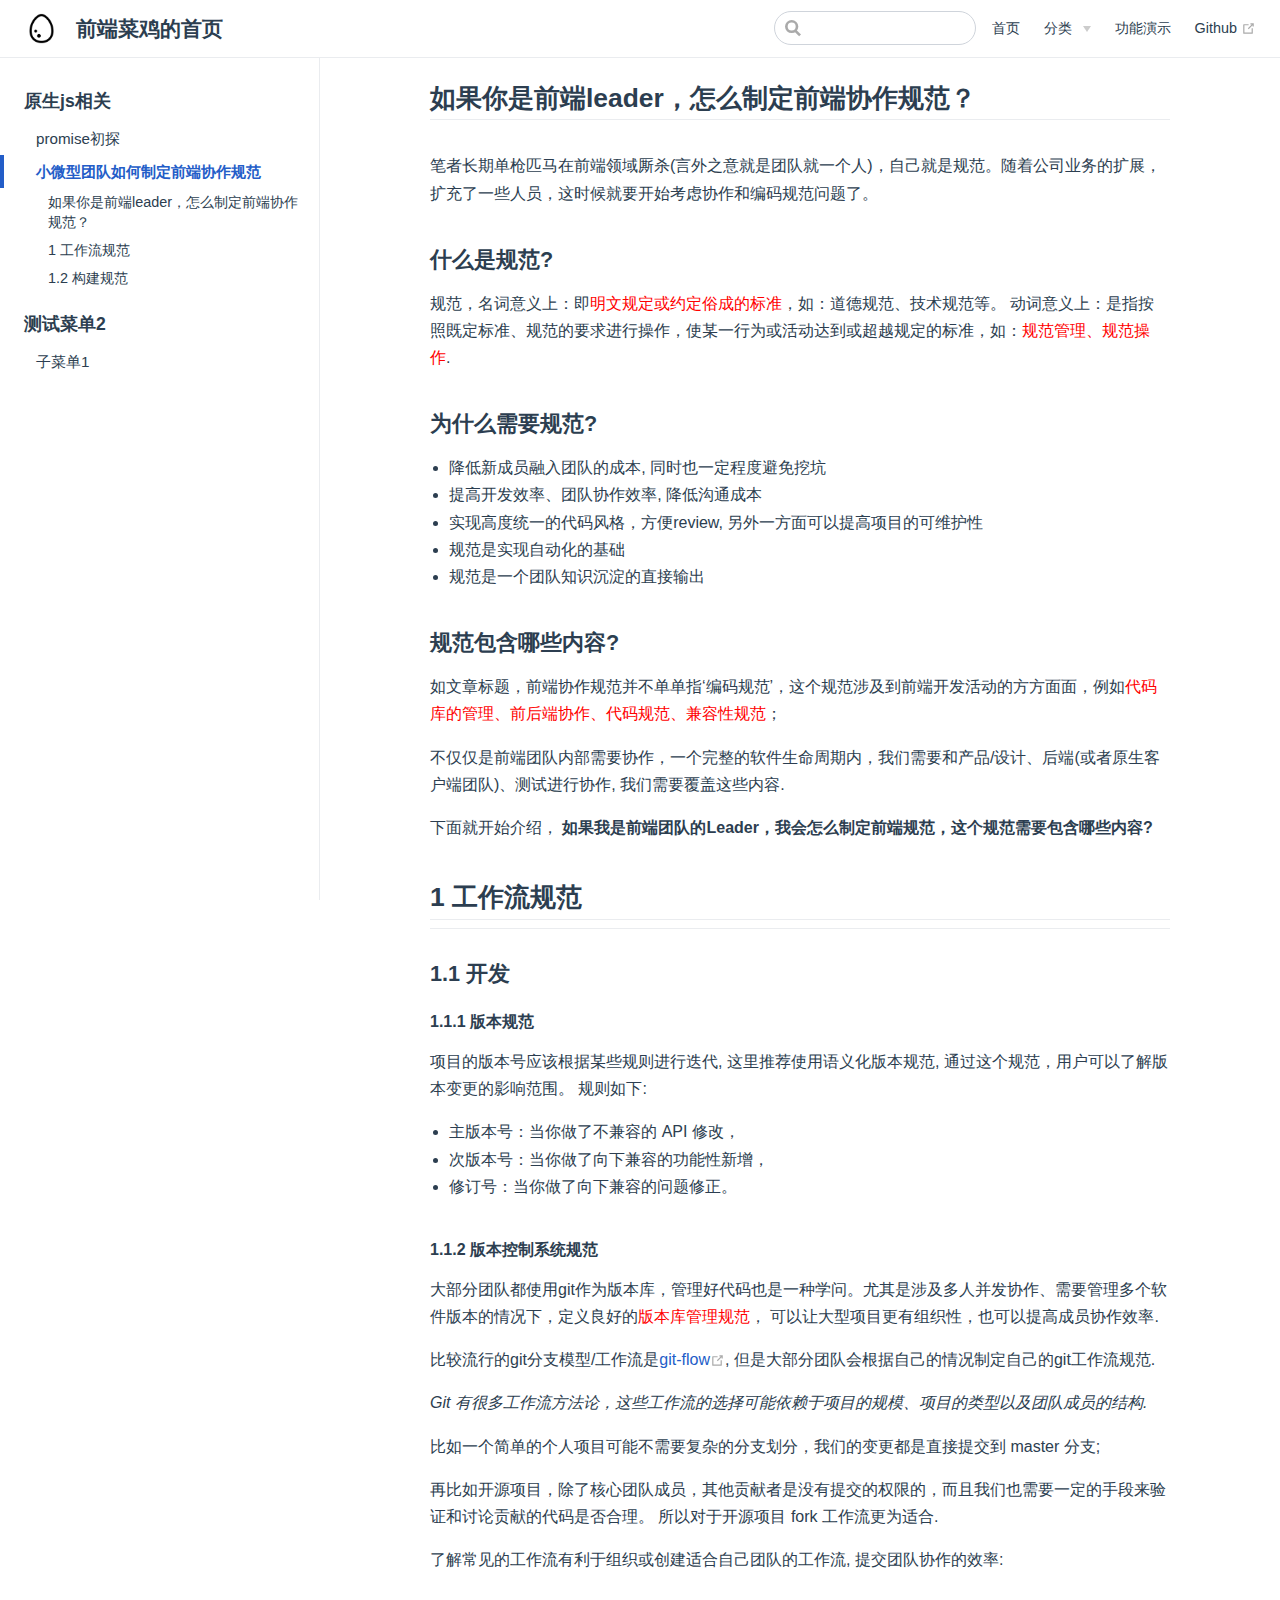
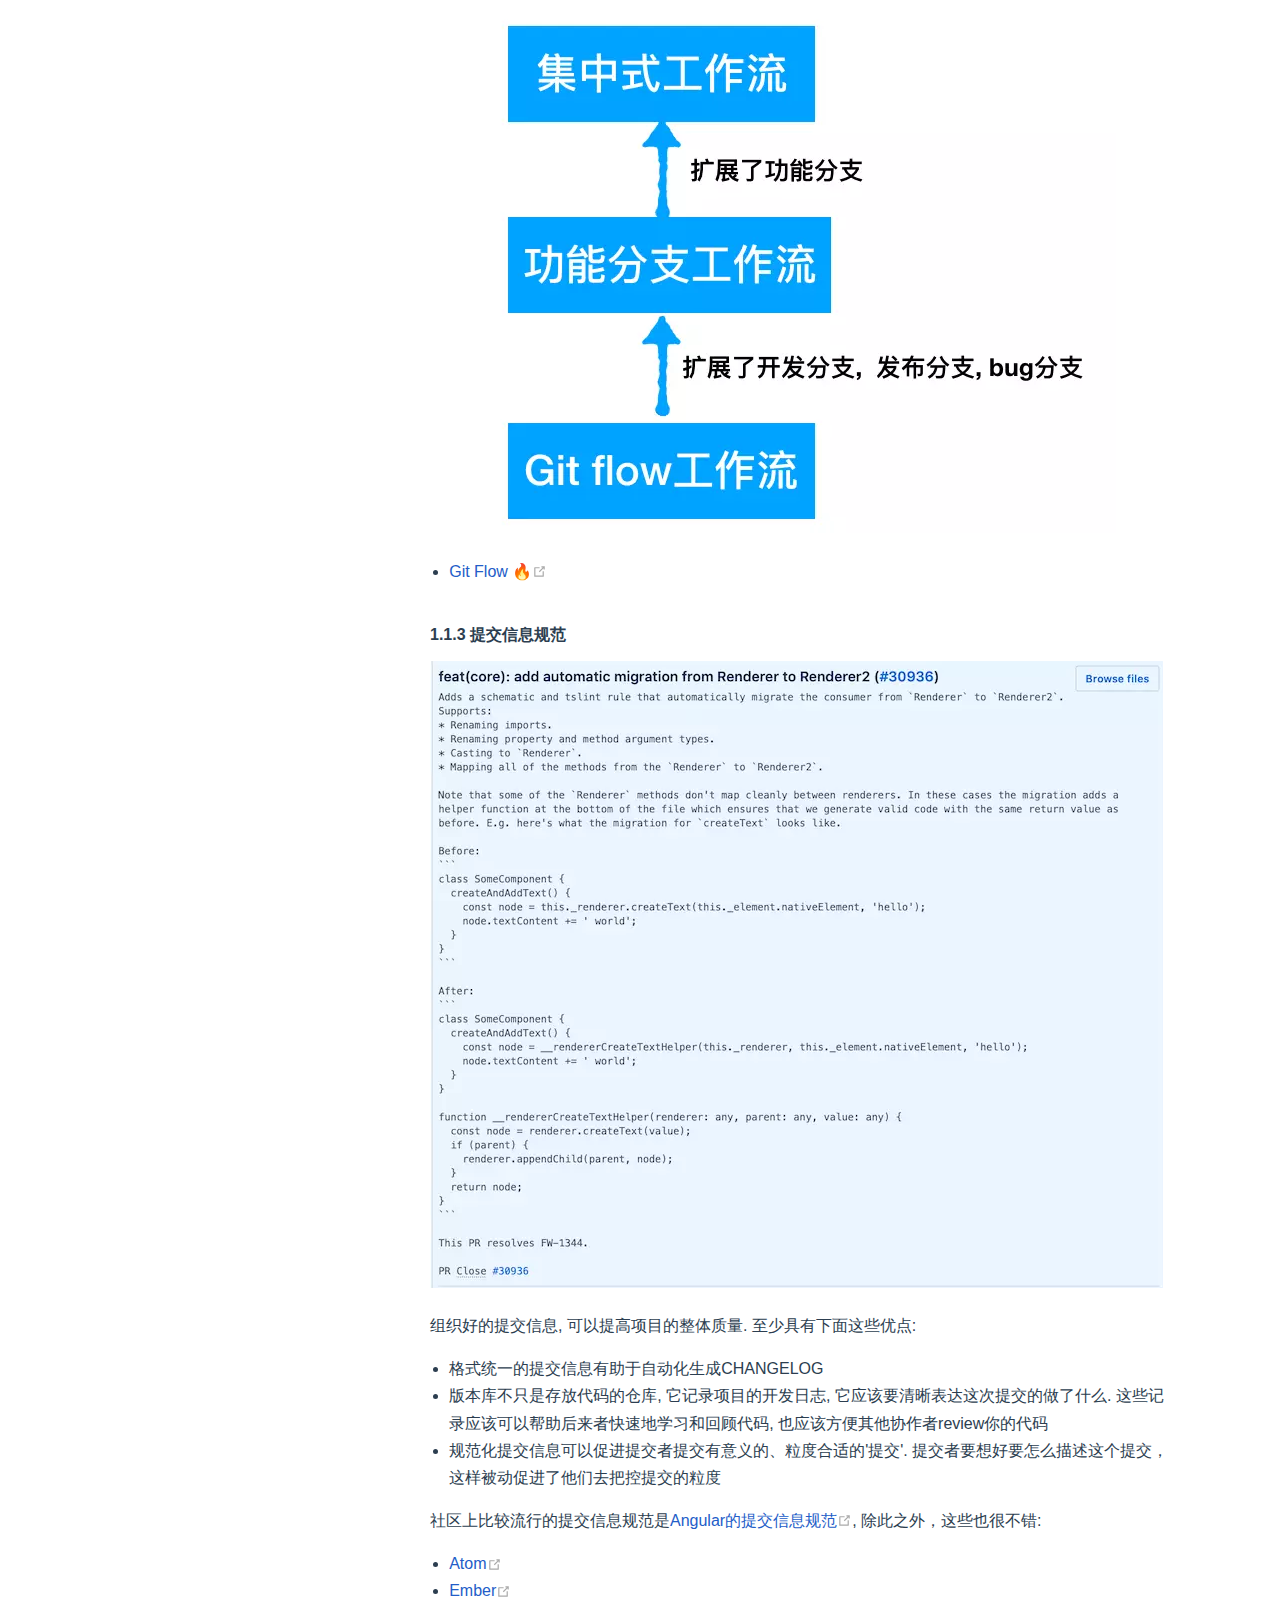
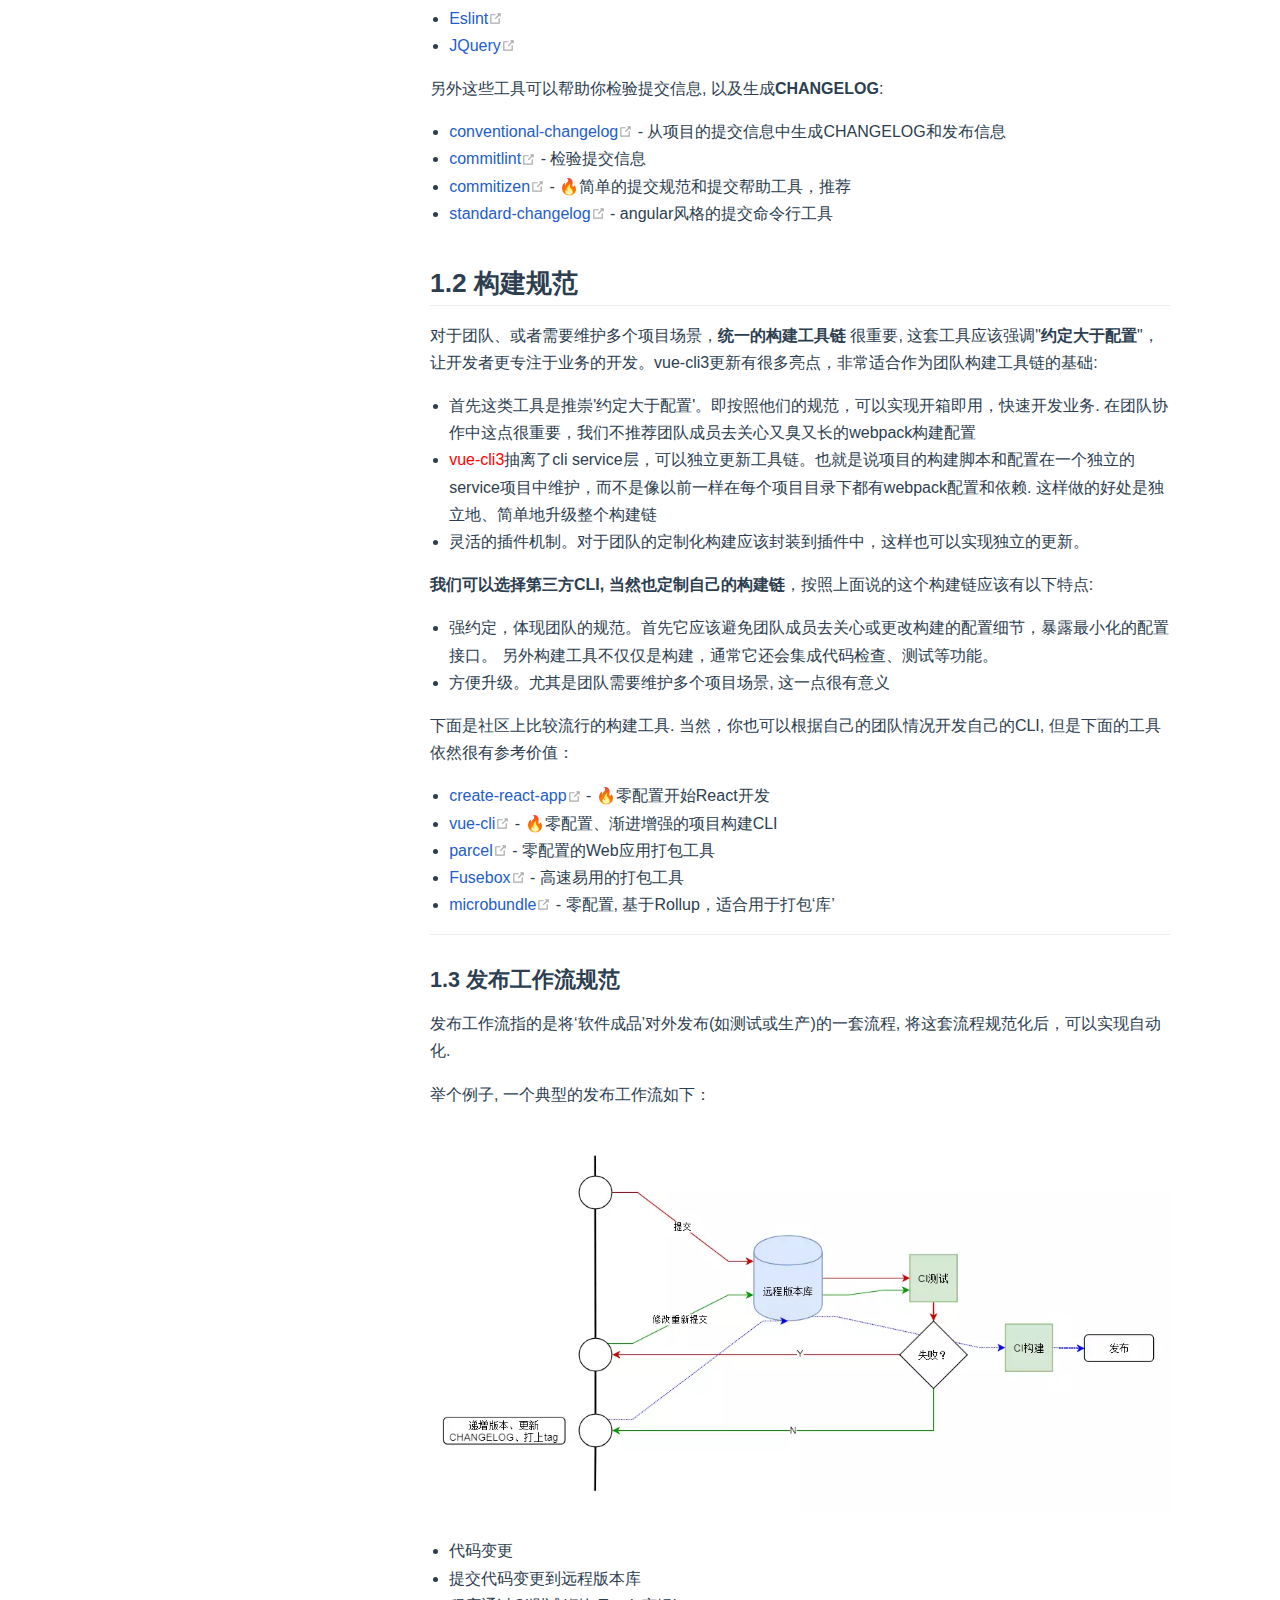
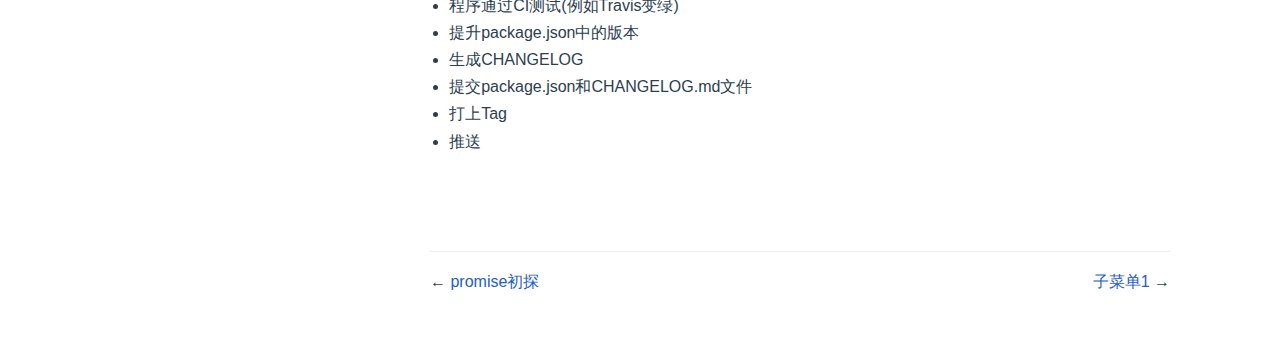
<file: pages/folder1/myStandard.html>
<!DOCTYPE html>
<html lang="en-US">
  <head>
    <meta charset="utf-8">
    <meta name="viewport" content="width=device-width,initial-scale=1">
    <title>如果你是前端leader，怎么制定前端协作规范？ | 前端菜鸡的首页</title>
    <meta name="description" content="阿阳的前端记录">
    <link rel="icon" href="/egg.png">
    
    <link rel="preload" href="/assets/css/0.styles.33428765.css" as="style"><link rel="preload" href="/assets/js/app.ac5a5801.js" as="script"><link rel="preload" href="/assets/js/2.b86802c3.js" as="script"><link rel="preload" href="/assets/js/3.4d31e380.js" as="script"><link rel="prefetch" href="/assets/js/10.33bae8b8.js"><link rel="prefetch" href="/assets/js/11.4f0cb13d.js"><link rel="prefetch" href="/assets/js/12.23c610bc.js"><link rel="prefetch" href="/assets/js/13.d7428c0c.js"><link rel="prefetch" href="/assets/js/14.0c2e04dc.js"><link rel="prefetch" href="/assets/js/15.81241ea0.js"><link rel="prefetch" href="/assets/js/4.f0cabd08.js"><link rel="prefetch" href="/assets/js/5.05583039.js"><link rel="prefetch" href="/assets/js/6.d6de5687.js"><link rel="prefetch" href="/assets/js/7.7bcd9a1e.js"><link rel="prefetch" href="/assets/js/8.4b4cddce.js"><link rel="prefetch" href="/assets/js/9.f7cb01bd.js">
    <link rel="stylesheet" href="/assets/css/0.styles.33428765.css">
  </head>
  <body>
    <div id="app" data-server-rendered="true"><div class="theme-container"><header class="navbar"><div class="sidebar-button"><svg xmlns="http://www.w3.org/2000/svg" aria-hidden="true" role="img" viewBox="0 0 448 512" class="icon"><path fill="currentColor" d="M436 124H12c-6.627 0-12-5.373-12-12V80c0-6.627 5.373-12 12-12h424c6.627 0 12 5.373 12 12v32c0 6.627-5.373 12-12 12zm0 160H12c-6.627 0-12-5.373-12-12v-32c0-6.627 5.373-12 12-12h424c6.627 0 12 5.373 12 12v32c0 6.627-5.373 12-12 12zm0 160H12c-6.627 0-12-5.373-12-12v-32c0-6.627 5.373-12 12-12h424c6.627 0 12 5.373 12 12v32c0 6.627-5.373 12-12 12z"></path></svg></div> <a href="/" class="home-link router-link-active"><img src="/egg.png" alt="前端菜鸡的首页" class="logo"> <span class="site-name can-hide">前端菜鸡的首页</span></a> <div class="links"><div class="search-box"><input aria-label="Search" autocomplete="off" spellcheck="false" value=""> <!----></div> <nav class="nav-links can-hide"><div class="nav-item"><a href="/" class="nav-link">首页</a></div><div class="nav-item"><div class="dropdown-wrapper"><button type="button" aria-label="分类" class="dropdown-title"><span class="title">分类</span> <span class="arrow right"></span></button> <ul class="nav-dropdown" style="display:none;"><li class="dropdown-item"><!----> <a href="/pages/folder1/test1.html" class="nav-link">文章</a></li><li class="dropdown-item"><!----> <a href="/pages/folder2/test4.html" class="nav-link">琐碎</a></li></ul></div></div><div class="nav-item"><a href="/pages/folder1/test3.html" class="nav-link">功能演示</a></div><div class="nav-item"><a href="https://github.com/shuanghewuyanzu" target="_blank" rel="noopener noreferrer" class="nav-link external">
  Github
  <svg xmlns="http://www.w3.org/2000/svg" aria-hidden="true" x="0px" y="0px" viewBox="0 0 100 100" width="15" height="15" class="icon outbound"><path fill="currentColor" d="M18.8,85.1h56l0,0c2.2,0,4-1.8,4-4v-32h-8v28h-48v-48h28v-8h-32l0,0c-2.2,0-4,1.8-4,4v56C14.8,83.3,16.6,85.1,18.8,85.1z"></path> <polygon fill="currentColor" points="45.7,48.7 51.3,54.3 77.2,28.5 77.2,37.2 85.2,37.2 85.2,14.9 62.8,14.9 62.8,22.9 71.5,22.9"></polygon></svg></a></div> <!----></nav></div></header> <div class="sidebar-mask"></div> <aside class="sidebar"><nav class="nav-links"><div class="nav-item"><a href="/" class="nav-link">首页</a></div><div class="nav-item"><div class="dropdown-wrapper"><button type="button" aria-label="分类" class="dropdown-title"><span class="title">分类</span> <span class="arrow right"></span></button> <ul class="nav-dropdown" style="display:none;"><li class="dropdown-item"><!----> <a href="/pages/folder1/test1.html" class="nav-link">文章</a></li><li class="dropdown-item"><!----> <a href="/pages/folder2/test4.html" class="nav-link">琐碎</a></li></ul></div></div><div class="nav-item"><a href="/pages/folder1/test3.html" class="nav-link">功能演示</a></div><div class="nav-item"><a href="https://github.com/shuanghewuyanzu" target="_blank" rel="noopener noreferrer" class="nav-link external">
  Github
  <svg xmlns="http://www.w3.org/2000/svg" aria-hidden="true" x="0px" y="0px" viewBox="0 0 100 100" width="15" height="15" class="icon outbound"><path fill="currentColor" d="M18.8,85.1h56l0,0c2.2,0,4-1.8,4-4v-32h-8v28h-48v-48h28v-8h-32l0,0c-2.2,0-4,1.8-4,4v56C14.8,83.3,16.6,85.1,18.8,85.1z"></path> <polygon fill="currentColor" points="45.7,48.7 51.3,54.3 77.2,28.5 77.2,37.2 85.2,37.2 85.2,14.9 62.8,14.9 62.8,22.9 71.5,22.9"></polygon></svg></a></div> <!----></nav>  <ul class="sidebar-links"><li><section class="sidebar-group depth-0"><p class="sidebar-heading open"><span>原生js相关</span> <!----></p> <ul class="sidebar-links sidebar-group-items"><li><a href="/pages/folder1/myPromise.html" class="sidebar-link">promise初探</a></li><li><a href="/pages/folder1/myStandard.html" class="active sidebar-link">小微型团队如何制定前端协作规范</a><ul class="sidebar-sub-headers"><li class="sidebar-sub-header"><a href="/pages/folder1/myStandard.html#如果你是前端leader，怎么制定前端协作规范？" class="sidebar-link">如果你是前端leader，怎么制定前端协作规范？</a></li><li class="sidebar-sub-header"><a href="/pages/folder1/myStandard.html#_1-工作流规范" class="sidebar-link">1 工作流规范</a></li><li class="sidebar-sub-header"><a href="/pages/folder1/myStandard.html#_1-2-构建规范" class="sidebar-link">1.2 构建规范</a></li></ul></li></ul></section></li><li><section class="sidebar-group depth-0"><p class="sidebar-heading"><span>测试菜单2</span> <!----></p> <ul class="sidebar-links sidebar-group-items"><li><a href="/pages/folder1/test2.html" class="sidebar-link">子菜单1</a></li></ul></section></li></ul> </aside> <main class="page"> <div class="theme-default-content content__default"><h2 id="如果你是前端leader，怎么制定前端协作规范？"><a href="#如果你是前端leader，怎么制定前端协作规范？" class="header-anchor">#</a> 如果你是前端leader，怎么制定前端协作规范？</h2> <p>笔者长期单枪匹马在前端领域厮杀(言外之意就是团队就一个人)，自己就是规范。随着公司业务的扩展，扩充了一些人员，这时候就要开始考虑协作和编码规范问题了。</p> <h3 id="什么是规范"><a href="#什么是规范" class="header-anchor">#</a> 什么是规范?</h3> <p>规范，名词意义上：即<font color="FF0000">明文规定或约定俗成的标准</font>，如：道德规范、技术规范等。
动词意义上：是指按照既定标准、规范的要求进行操作，使某一行为或活动达到或超越规定的标准，如：<font color="FF0000">规范管理、规范操作</font>.</p> <h3 id="为什么需要规范"><a href="#为什么需要规范" class="header-anchor">#</a> 为什么需要规范?</h3> <ul><li>降低新成员融入团队的成本, 同时也一定程度避免挖坑</li> <li>提高开发效率、团队协作效率, 降低沟通成本</li> <li>实现高度统一的代码风格，方便review, 另外一方面可以提高项目的可维护性</li> <li>规范是实现自动化的基础</li> <li>规范是一个团队知识沉淀的直接输出</li></ul> <h3 id="规范包含哪些内容"><a href="#规范包含哪些内容" class="header-anchor">#</a> 规范包含哪些内容?</h3> <p>如文章标题，前端协作规范并不单单指‘编码规范’，这个规范涉及到前端开发活动的方方面面，例如<font color="FF0000">代码库的管理、前后端协作、代码规范、兼容性规范</font>；</p> <p>不仅仅是前端团队内部需要协作，一个完整的软件生命周期内，我们需要和产品/设计、后端(或者原生客户端团队)、测试进行协作, 我们需要覆盖这些内容.</p> <p>下面就开始介绍， <strong>如果我是前端团队的Leader，我会怎么制定前端规范，这个规范需要包含哪些内容?</strong></p> <h2 id="_1-工作流规范"><a href="#_1-工作流规范" class="header-anchor">#</a> 1 工作流规范</h2> <hr> <h3 id="_1-1-开发"><a href="#_1-1-开发" class="header-anchor">#</a> 1.1 开发</h3> <h4 id="_1-1-1-版本规范"><a href="#_1-1-1-版本规范" class="header-anchor">#</a> 1.1.1 版本规范</h4> <p>项目的版本号应该根据某些规则进行迭代, 这里推荐使用语义化版本规范, 通过这个规范，用户可以了解版本变更的影响范围。 规则如下:</p> <ul><li>主版本号：当你做了不兼容的 API 修改，</li> <li>次版本号：当你做了向下兼容的功能性新增，</li> <li>修订号：当你做了向下兼容的问题修正。</li></ul> <h4 id="_1-1-2-版本控制系统规范"><a href="#_1-1-2-版本控制系统规范" class="header-anchor">#</a> 1.1.2 版本控制系统规范</h4> <p>大部分团队都使用git作为版本库，管理好代码也是一种学问。尤其是涉及多人并发协作、需要管理多个软件版本的情况下，定义良好的<font color="FF0000">版本库管理规范</font>，
可以让大型项目更有组织性，也可以提高成员协作效率.</p> <p>比较流行的git分支模型/工作流是<a href="https://www.git-tower.com/learn/git/ebook/cn/command-line/advanced-topics/git-flow" target="_blank" rel="noopener noreferrer">git-flow<svg xmlns="http://www.w3.org/2000/svg" aria-hidden="true" x="0px" y="0px" viewBox="0 0 100 100" width="15" height="15" class="icon outbound"><path fill="currentColor" d="M18.8,85.1h56l0,0c2.2,0,4-1.8,4-4v-32h-8v28h-48v-48h28v-8h-32l0,0c-2.2,0-4,1.8-4,4v56C14.8,83.3,16.6,85.1,18.8,85.1z"></path> <polygon fill="currentColor" points="45.7,48.7 51.3,54.3 77.2,28.5 77.2,37.2 85.2,37.2 85.2,14.9 62.8,14.9 62.8,22.9 71.5,22.9"></polygon></svg></a>, 但是大部分团队会根据自己的情况制定自己的git工作流规范.</p> <p><em>Git 有很多工作流方法论，这些工作流的选择可能依赖于项目的规模、项目的类型以及团队成员的结构.</em></p> <p>比如一个简单的个人项目可能不需要复杂的分支划分，我们的变更都是直接提交到 master 分支;</p> <p>再比如开源项目，除了核心团队成员，其他贡献者是没有提交的权限的，而且我们也需要一定的手段来验证和讨论贡献的代码是否合理。
所以对于开源项目 fork 工作流更为适合.</p> <p>了解常见的工作流有利于组织或创建适合自己团队的工作流, 提交团队协作的效率:</p> <p><img src="/assets/img/git_fall.f1559d9c.png" alt="git 工作流"></p> <ul><li><a href="https://github.com/ivan-94/git-guide/blob/master/branch/gitflow.md" target="_blank" rel="noopener noreferrer">Git Flow 🔥<svg xmlns="http://www.w3.org/2000/svg" aria-hidden="true" x="0px" y="0px" viewBox="0 0 100 100" width="15" height="15" class="icon outbound"><path fill="currentColor" d="M18.8,85.1h56l0,0c2.2,0,4-1.8,4-4v-32h-8v28h-48v-48h28v-8h-32l0,0c-2.2,0-4,1.8-4,4v56C14.8,83.3,16.6,85.1,18.8,85.1z"></path> <polygon fill="currentColor" points="45.7,48.7 51.3,54.3 77.2,28.5 77.2,37.2 85.2,37.2 85.2,14.9 62.8,14.9 62.8,22.9 71.5,22.9"></polygon></svg></a></li></ul> <h4 id="_1-1-3-提交信息规范"><a href="#_1-1-3-提交信息规范" class="header-anchor">#</a> 1.1.3 提交信息规范</h4> <p><img src="/assets/img/git_commit.16c61a04.png" alt="git 提交规范"></p> <p>组织好的提交信息, 可以提高项目的整体质量. 至少具有下面这些优点:</p> <ul><li>格式统一的提交信息有助于自动化生成CHANGELOG</li> <li>版本库不只是存放代码的仓库, 它记录项目的开发日志, 它应该要清晰表达这次提交的做了什么. 这些记录应该可以帮助后来者快速地学习和回顾代码, 也应该方便其他协作者review你的代码</li> <li>规范化提交信息可以促进提交者提交有意义的、粒度合适的'提交'. 提交者要想好要怎么描述这个提交，这样被动促进了他们去把控提交的粒度</li></ul> <p>社区上比较流行的提交信息规范是<a href="https://github.com/angular/angular/blob/master/CONTRIBUTING.md#commit" target="_blank" rel="noopener noreferrer">Angular的提交信息规范<svg xmlns="http://www.w3.org/2000/svg" aria-hidden="true" x="0px" y="0px" viewBox="0 0 100 100" width="15" height="15" class="icon outbound"><path fill="currentColor" d="M18.8,85.1h56l0,0c2.2,0,4-1.8,4-4v-32h-8v28h-48v-48h28v-8h-32l0,0c-2.2,0-4,1.8-4,4v56C14.8,83.3,16.6,85.1,18.8,85.1z"></path> <polygon fill="currentColor" points="45.7,48.7 51.3,54.3 77.2,28.5 77.2,37.2 85.2,37.2 85.2,14.9 62.8,14.9 62.8,22.9 71.5,22.9"></polygon></svg></a>, 除此之外，这些也很不错:</p> <ul><li><a href="https://github.com/atom/atom/blob/master/CONTRIBUTING.md#git-commit-messages" target="_blank" rel="noopener noreferrer">Atom<svg xmlns="http://www.w3.org/2000/svg" aria-hidden="true" x="0px" y="0px" viewBox="0 0 100 100" width="15" height="15" class="icon outbound"><path fill="currentColor" d="M18.8,85.1h56l0,0c2.2,0,4-1.8,4-4v-32h-8v28h-48v-48h28v-8h-32l0,0c-2.2,0-4,1.8-4,4v56C14.8,83.3,16.6,85.1,18.8,85.1z"></path> <polygon fill="currentColor" points="45.7,48.7 51.3,54.3 77.2,28.5 77.2,37.2 85.2,37.2 85.2,14.9 62.8,14.9 62.8,22.9 71.5,22.9"></polygon></svg></a></li> <li><a href="https://github.com/conventional-changelog/conventional-changelog/tree/master/packages/conventional-changelog-ember" target="_blank" rel="noopener noreferrer">Ember<svg xmlns="http://www.w3.org/2000/svg" aria-hidden="true" x="0px" y="0px" viewBox="0 0 100 100" width="15" height="15" class="icon outbound"><path fill="currentColor" d="M18.8,85.1h56l0,0c2.2,0,4-1.8,4-4v-32h-8v28h-48v-48h28v-8h-32l0,0c-2.2,0-4,1.8-4,4v56C14.8,83.3,16.6,85.1,18.8,85.1z"></path> <polygon fill="currentColor" points="45.7,48.7 51.3,54.3 77.2,28.5 77.2,37.2 85.2,37.2 85.2,14.9 62.8,14.9 62.8,22.9 71.5,22.9"></polygon></svg></a></li> <li><a href="https://github.com/conventional-changelog/conventional-changelog/tree/master/packages/conventional-changelog-eslint" target="_blank" rel="noopener noreferrer">Eslint<svg xmlns="http://www.w3.org/2000/svg" aria-hidden="true" x="0px" y="0px" viewBox="0 0 100 100" width="15" height="15" class="icon outbound"><path fill="currentColor" d="M18.8,85.1h56l0,0c2.2,0,4-1.8,4-4v-32h-8v28h-48v-48h28v-8h-32l0,0c-2.2,0-4,1.8-4,4v56C14.8,83.3,16.6,85.1,18.8,85.1z"></path> <polygon fill="currentColor" points="45.7,48.7 51.3,54.3 77.2,28.5 77.2,37.2 85.2,37.2 85.2,14.9 62.8,14.9 62.8,22.9 71.5,22.9"></polygon></svg></a></li> <li><a href="https://github.com/conventional-changelog/conventional-changelog/tree/master/packages/conventional-changelog-jquery" target="_blank" rel="noopener noreferrer">JQuery<svg xmlns="http://www.w3.org/2000/svg" aria-hidden="true" x="0px" y="0px" viewBox="0 0 100 100" width="15" height="15" class="icon outbound"><path fill="currentColor" d="M18.8,85.1h56l0,0c2.2,0,4-1.8,4-4v-32h-8v28h-48v-48h28v-8h-32l0,0c-2.2,0-4,1.8-4,4v56C14.8,83.3,16.6,85.1,18.8,85.1z"></path> <polygon fill="currentColor" points="45.7,48.7 51.3,54.3 77.2,28.5 77.2,37.2 85.2,37.2 85.2,14.9 62.8,14.9 62.8,22.9 71.5,22.9"></polygon></svg></a></li></ul> <p>另外这些工具可以帮助你检验提交信息, 以及生成<strong>CHANGELOG</strong>:</p> <ul><li><a href="https://github.com/conventional-changelog/conventional-changelog" target="_blank" rel="noopener noreferrer">conventional-changelog<svg xmlns="http://www.w3.org/2000/svg" aria-hidden="true" x="0px" y="0px" viewBox="0 0 100 100" width="15" height="15" class="icon outbound"><path fill="currentColor" d="M18.8,85.1h56l0,0c2.2,0,4-1.8,4-4v-32h-8v28h-48v-48h28v-8h-32l0,0c-2.2,0-4,1.8-4,4v56C14.8,83.3,16.6,85.1,18.8,85.1z"></path> <polygon fill="currentColor" points="45.7,48.7 51.3,54.3 77.2,28.5 77.2,37.2 85.2,37.2 85.2,14.9 62.8,14.9 62.8,22.9 71.5,22.9"></polygon></svg></a> - 从项目的提交信息中生成CHANGELOG和发布信息</li> <li><a href="https://github.com/conventional-changelog/commitlint" target="_blank" rel="noopener noreferrer">commitlint<svg xmlns="http://www.w3.org/2000/svg" aria-hidden="true" x="0px" y="0px" viewBox="0 0 100 100" width="15" height="15" class="icon outbound"><path fill="currentColor" d="M18.8,85.1h56l0,0c2.2,0,4-1.8,4-4v-32h-8v28h-48v-48h28v-8h-32l0,0c-2.2,0-4,1.8-4,4v56C14.8,83.3,16.6,85.1,18.8,85.1z"></path> <polygon fill="currentColor" points="45.7,48.7 51.3,54.3 77.2,28.5 77.2,37.2 85.2,37.2 85.2,14.9 62.8,14.9 62.8,22.9 71.5,22.9"></polygon></svg></a> - 检验提交信息</li> <li><a href="https://github.com/commitizen/cz-cli" target="_blank" rel="noopener noreferrer">commitizen<svg xmlns="http://www.w3.org/2000/svg" aria-hidden="true" x="0px" y="0px" viewBox="0 0 100 100" width="15" height="15" class="icon outbound"><path fill="currentColor" d="M18.8,85.1h56l0,0c2.2,0,4-1.8,4-4v-32h-8v28h-48v-48h28v-8h-32l0,0c-2.2,0-4,1.8-4,4v56C14.8,83.3,16.6,85.1,18.8,85.1z"></path> <polygon fill="currentColor" points="45.7,48.7 51.3,54.3 77.2,28.5 77.2,37.2 85.2,37.2 85.2,14.9 62.8,14.9 62.8,22.9 71.5,22.9"></polygon></svg></a> - 🔥简单的提交规范和提交帮助工具，推荐</li> <li><a href="https://github.com/conventional-changelog/commitlint" target="_blank" rel="noopener noreferrer">standard-changelog<svg xmlns="http://www.w3.org/2000/svg" aria-hidden="true" x="0px" y="0px" viewBox="0 0 100 100" width="15" height="15" class="icon outbound"><path fill="currentColor" d="M18.8,85.1h56l0,0c2.2,0,4-1.8,4-4v-32h-8v28h-48v-48h28v-8h-32l0,0c-2.2,0-4,1.8-4,4v56C14.8,83.3,16.6,85.1,18.8,85.1z"></path> <polygon fill="currentColor" points="45.7,48.7 51.3,54.3 77.2,28.5 77.2,37.2 85.2,37.2 85.2,14.9 62.8,14.9 62.8,22.9 71.5,22.9"></polygon></svg></a> - angular风格的提交命令行工具</li></ul> <h2 id="_1-2-构建规范"><a href="#_1-2-构建规范" class="header-anchor">#</a> 1.2 构建规范</h2> <p>对于团队、或者需要维护多个项目场景，<strong>统一的构建工具链</strong> 很重要, 这套工具应该强调&quot;<strong>约定大于配置</strong>&quot;，让开发者更专注于业务的开发。vue-cli3更新有很多亮点，非常适合作为团队构建工具链的基础:</p> <ul><li>首先这类工具是推崇'约定大于配置'。即按照他们的规范，可以实现开箱即用，快速开发业务. 在团队协作中这点很重要，我们不推荐团队成员去关心又臭又长的webpack构建配置</li> <li><font color="FF0000">vue-cli3</font>抽离了cli service层，可以独立更新工具链。也就是说项目的构建脚本和配置在一个独立的service项目中维护，而不是像以前一样在每个项目目录下都有webpack配置和依赖. 这样做的好处是独立地、简单地升级整个构建链</li> <li>灵活的插件机制。对于团队的定制化构建应该封装到插件中，这样也可以实现独立的更新。</li></ul> <p><strong>我们可以选择第三方CLI, 当然也定制自己的构建链</strong>，按照上面说的这个构建链应该有以下特点:</p> <ul><li>强约定，体现团队的规范。首先它应该避免团队成员去关心或更改构建的配置细节，暴露最小化的配置接口。 另外构建工具不仅仅是构建，通常它还会集成代码检查、测试等功能。</li> <li>方便升级。尤其是团队需要维护多个项目场景, 这一点很有意义</li></ul> <p>下面是社区上比较流行的构建工具. 当然，你也可以根据自己的团队情况开发自己的CLI, 但是下面的工具依然很有参考价值：</p> <ul><li><a href="https://github.com/facebook/create-react-app" target="_blank" rel="noopener noreferrer">create-react-app<svg xmlns="http://www.w3.org/2000/svg" aria-hidden="true" x="0px" y="0px" viewBox="0 0 100 100" width="15" height="15" class="icon outbound"><path fill="currentColor" d="M18.8,85.1h56l0,0c2.2,0,4-1.8,4-4v-32h-8v28h-48v-48h28v-8h-32l0,0c-2.2,0-4,1.8-4,4v56C14.8,83.3,16.6,85.1,18.8,85.1z"></path> <polygon fill="currentColor" points="45.7,48.7 51.3,54.3 77.2,28.5 77.2,37.2 85.2,37.2 85.2,14.9 62.8,14.9 62.8,22.9 71.5,22.9"></polygon></svg></a> - 🔥零配置开始React开发</li> <li><a href="https://cli.vuejs.org/" target="_blank" rel="noopener noreferrer">vue-cli<svg xmlns="http://www.w3.org/2000/svg" aria-hidden="true" x="0px" y="0px" viewBox="0 0 100 100" width="15" height="15" class="icon outbound"><path fill="currentColor" d="M18.8,85.1h56l0,0c2.2,0,4-1.8,4-4v-32h-8v28h-48v-48h28v-8h-32l0,0c-2.2,0-4,1.8-4,4v56C14.8,83.3,16.6,85.1,18.8,85.1z"></path> <polygon fill="currentColor" points="45.7,48.7 51.3,54.3 77.2,28.5 77.2,37.2 85.2,37.2 85.2,14.9 62.8,14.9 62.8,22.9 71.5,22.9"></polygon></svg></a> - 🔥零配置、渐进增强的项目构建CLI</li> <li><a href="https://parceljs.org/" target="_blank" rel="noopener noreferrer">parcel<svg xmlns="http://www.w3.org/2000/svg" aria-hidden="true" x="0px" y="0px" viewBox="0 0 100 100" width="15" height="15" class="icon outbound"><path fill="currentColor" d="M18.8,85.1h56l0,0c2.2,0,4-1.8,4-4v-32h-8v28h-48v-48h28v-8h-32l0,0c-2.2,0-4,1.8-4,4v56C14.8,83.3,16.6,85.1,18.8,85.1z"></path> <polygon fill="currentColor" points="45.7,48.7 51.3,54.3 77.2,28.5 77.2,37.2 85.2,37.2 85.2,14.9 62.8,14.9 62.8,22.9 71.5,22.9"></polygon></svg></a> - 零配置的Web应用打包工具</li> <li><a href="https://github.com/fuse-box/fuse-box" target="_blank" rel="noopener noreferrer">Fusebox<svg xmlns="http://www.w3.org/2000/svg" aria-hidden="true" x="0px" y="0px" viewBox="0 0 100 100" width="15" height="15" class="icon outbound"><path fill="currentColor" d="M18.8,85.1h56l0,0c2.2,0,4-1.8,4-4v-32h-8v28h-48v-48h28v-8h-32l0,0c-2.2,0-4,1.8-4,4v56C14.8,83.3,16.6,85.1,18.8,85.1z"></path> <polygon fill="currentColor" points="45.7,48.7 51.3,54.3 77.2,28.5 77.2,37.2 85.2,37.2 85.2,14.9 62.8,14.9 62.8,22.9 71.5,22.9"></polygon></svg></a> - 高速易用的打包工具</li> <li><a href="https://github.com/developit/microbundle" target="_blank" rel="noopener noreferrer">microbundle<svg xmlns="http://www.w3.org/2000/svg" aria-hidden="true" x="0px" y="0px" viewBox="0 0 100 100" width="15" height="15" class="icon outbound"><path fill="currentColor" d="M18.8,85.1h56l0,0c2.2,0,4-1.8,4-4v-32h-8v28h-48v-48h28v-8h-32l0,0c-2.2,0-4,1.8-4,4v56C14.8,83.3,16.6,85.1,18.8,85.1z"></path> <polygon fill="currentColor" points="45.7,48.7 51.3,54.3 77.2,28.5 77.2,37.2 85.2,37.2 85.2,14.9 62.8,14.9 62.8,22.9 71.5,22.9"></polygon></svg></a> - 零配置, 基于Rollup，适合用于打包‘库’</li></ul> <hr> <h3 id="_1-3-发布工作流规范"><a href="#_1-3-发布工作流规范" class="header-anchor">#</a> 1.3 发布工作流规范</h3> <p>发布工作流指的是将‘软件成品’对外发布(如测试或生产)的一套流程, 将这套流程规范化后，可以实现自动化.</p> <p>举个例子, 一个典型的发布工作流如下：</p> <p><img src="/assets/img/git_publish.545ce538.png" alt="git 发布工作流"></p> <ul><li>代码变更</li> <li>提交代码变更到远程版本库</li> <li>程序通过CI测试(例如Travis变绿)</li> <li>提升package.json中的版本</li> <li>生成CHANGELOG</li> <li>提交package.json和CHANGELOG.md文件</li> <li>打上Tag</li> <li>推送</li></ul></div> <footer class="page-edit"><!----> <!----></footer> <div class="page-nav"><p class="inner"><span class="prev">
      ←
      <a href="/pages/folder1/myPromise.html" class="prev">promise初探</a></span> <span class="next"><a href="/pages/folder1/test2.html">子菜单1</a>
      →
    </span></p></div> </main></div><div class="global-ui"></div></div>
    <script src="/assets/js/app.ac5a5801.js" defer></script><script src="/assets/js/2.b86802c3.js" defer></script><script src="/assets/js/3.4d31e380.js" defer></script>
  </body>
</html>
</file>
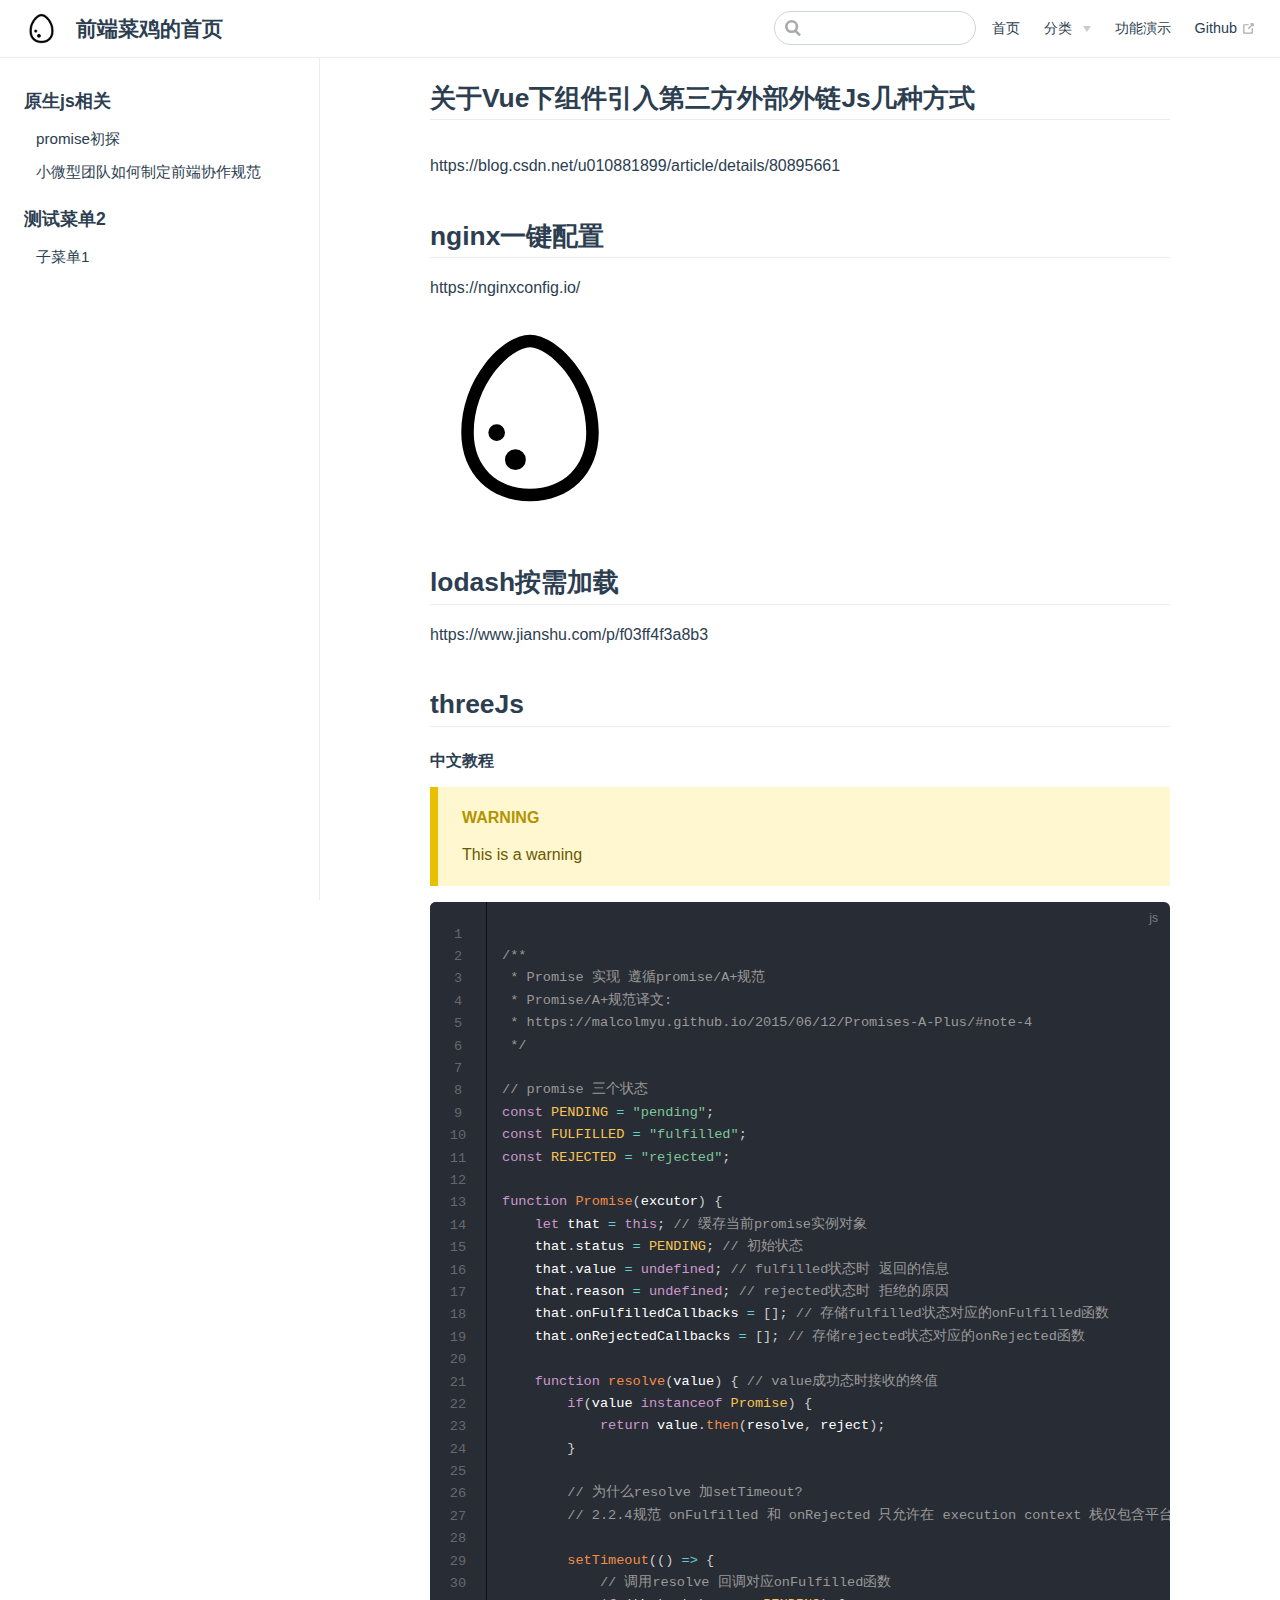
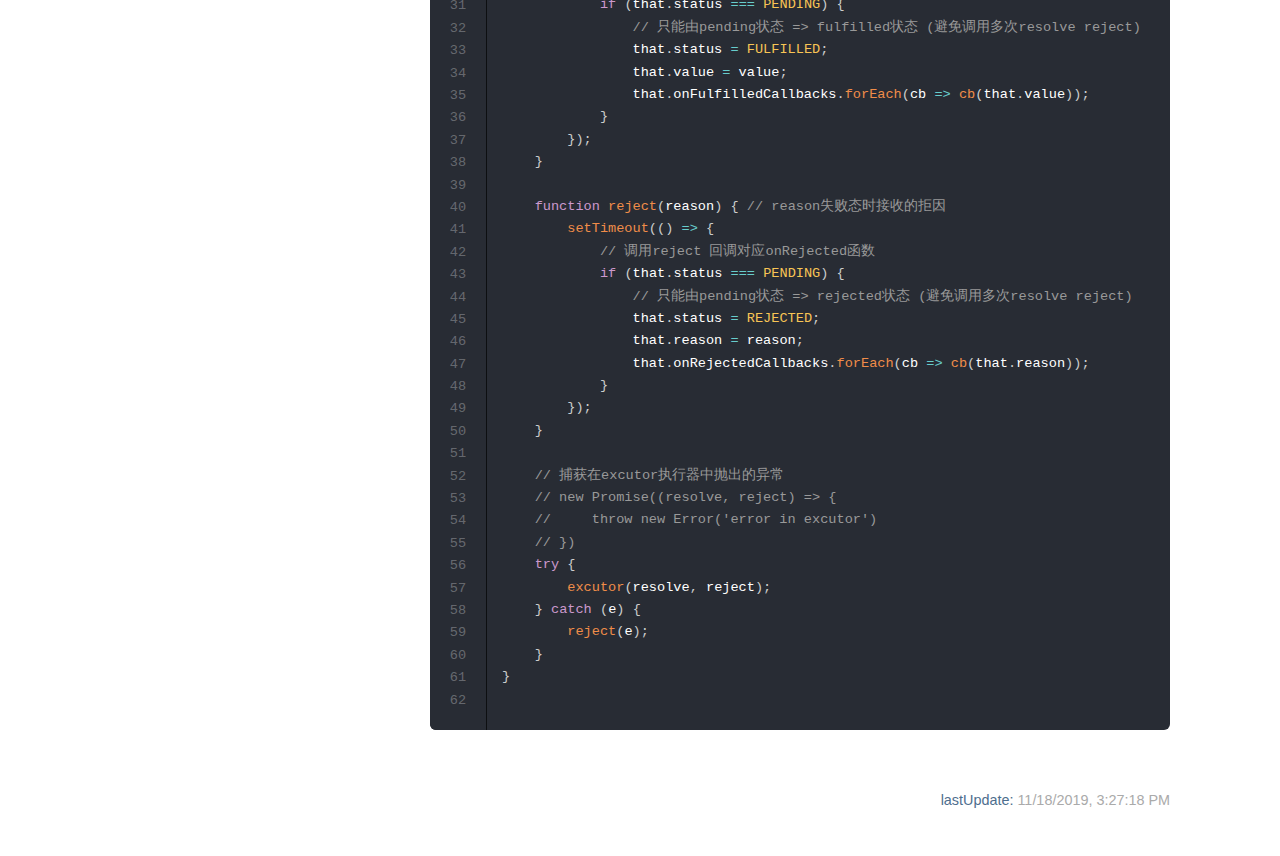
<file: pages/folder1/test1.html>
<!DOCTYPE html>
<html lang="en-US">
  <head>
    <meta charset="utf-8">
    <meta name="viewport" content="width=device-width,initial-scale=1">
    <title>关于Vue下组件引入第三方外部外链Js几种方式 | 前端菜鸡的首页</title>
    <meta name="description" content="阿阳的前端记录">
    <link rel="icon" href="/egg.png">
    
    <link rel="preload" href="/assets/css/0.styles.33428765.css" as="style"><link rel="preload" href="/assets/js/app.ac5a5801.js" as="script"><link rel="preload" href="/assets/js/2.b86802c3.js" as="script"><link rel="preload" href="/assets/js/10.33bae8b8.js" as="script"><link rel="prefetch" href="/assets/js/11.4f0cb13d.js"><link rel="prefetch" href="/assets/js/12.23c610bc.js"><link rel="prefetch" href="/assets/js/13.d7428c0c.js"><link rel="prefetch" href="/assets/js/14.0c2e04dc.js"><link rel="prefetch" href="/assets/js/15.81241ea0.js"><link rel="prefetch" href="/assets/js/3.4d31e380.js"><link rel="prefetch" href="/assets/js/4.f0cabd08.js"><link rel="prefetch" href="/assets/js/5.05583039.js"><link rel="prefetch" href="/assets/js/6.d6de5687.js"><link rel="prefetch" href="/assets/js/7.7bcd9a1e.js"><link rel="prefetch" href="/assets/js/8.4b4cddce.js"><link rel="prefetch" href="/assets/js/9.f7cb01bd.js">
    <link rel="stylesheet" href="/assets/css/0.styles.33428765.css">
  </head>
  <body>
    <div id="app" data-server-rendered="true"><div class="theme-container"><header class="navbar"><div class="sidebar-button"><svg xmlns="http://www.w3.org/2000/svg" aria-hidden="true" role="img" viewBox="0 0 448 512" class="icon"><path fill="currentColor" d="M436 124H12c-6.627 0-12-5.373-12-12V80c0-6.627 5.373-12 12-12h424c6.627 0 12 5.373 12 12v32c0 6.627-5.373 12-12 12zm0 160H12c-6.627 0-12-5.373-12-12v-32c0-6.627 5.373-12 12-12h424c6.627 0 12 5.373 12 12v32c0 6.627-5.373 12-12 12zm0 160H12c-6.627 0-12-5.373-12-12v-32c0-6.627 5.373-12 12-12h424c6.627 0 12 5.373 12 12v32c0 6.627-5.373 12-12 12z"></path></svg></div> <a href="/" class="home-link router-link-active"><img src="/egg.png" alt="前端菜鸡的首页" class="logo"> <span class="site-name can-hide">前端菜鸡的首页</span></a> <div class="links"><div class="search-box"><input aria-label="Search" autocomplete="off" spellcheck="false" value=""> <!----></div> <nav class="nav-links can-hide"><div class="nav-item"><a href="/" class="nav-link">首页</a></div><div class="nav-item"><div class="dropdown-wrapper"><button type="button" aria-label="分类" class="dropdown-title"><span class="title">分类</span> <span class="arrow right"></span></button> <ul class="nav-dropdown" style="display:none;"><li class="dropdown-item"><!----> <a href="/pages/folder1/test1.html" class="nav-link router-link-exact-active router-link-active">文章</a></li><li class="dropdown-item"><!----> <a href="/pages/folder2/test4.html" class="nav-link">琐碎</a></li></ul></div></div><div class="nav-item"><a href="/pages/folder1/test3.html" class="nav-link">功能演示</a></div><div class="nav-item"><a href="https://github.com/shuanghewuyanzu" target="_blank" rel="noopener noreferrer" class="nav-link external">
  Github
  <svg xmlns="http://www.w3.org/2000/svg" aria-hidden="true" x="0px" y="0px" viewBox="0 0 100 100" width="15" height="15" class="icon outbound"><path fill="currentColor" d="M18.8,85.1h56l0,0c2.2,0,4-1.8,4-4v-32h-8v28h-48v-48h28v-8h-32l0,0c-2.2,0-4,1.8-4,4v56C14.8,83.3,16.6,85.1,18.8,85.1z"></path> <polygon fill="currentColor" points="45.7,48.7 51.3,54.3 77.2,28.5 77.2,37.2 85.2,37.2 85.2,14.9 62.8,14.9 62.8,22.9 71.5,22.9"></polygon></svg></a></div> <!----></nav></div></header> <div class="sidebar-mask"></div> <aside class="sidebar"><nav class="nav-links"><div class="nav-item"><a href="/" class="nav-link">首页</a></div><div class="nav-item"><div class="dropdown-wrapper"><button type="button" aria-label="分类" class="dropdown-title"><span class="title">分类</span> <span class="arrow right"></span></button> <ul class="nav-dropdown" style="display:none;"><li class="dropdown-item"><!----> <a href="/pages/folder1/test1.html" class="nav-link router-link-exact-active router-link-active">文章</a></li><li class="dropdown-item"><!----> <a href="/pages/folder2/test4.html" class="nav-link">琐碎</a></li></ul></div></div><div class="nav-item"><a href="/pages/folder1/test3.html" class="nav-link">功能演示</a></div><div class="nav-item"><a href="https://github.com/shuanghewuyanzu" target="_blank" rel="noopener noreferrer" class="nav-link external">
  Github
  <svg xmlns="http://www.w3.org/2000/svg" aria-hidden="true" x="0px" y="0px" viewBox="0 0 100 100" width="15" height="15" class="icon outbound"><path fill="currentColor" d="M18.8,85.1h56l0,0c2.2,0,4-1.8,4-4v-32h-8v28h-48v-48h28v-8h-32l0,0c-2.2,0-4,1.8-4,4v56C14.8,83.3,16.6,85.1,18.8,85.1z"></path> <polygon fill="currentColor" points="45.7,48.7 51.3,54.3 77.2,28.5 77.2,37.2 85.2,37.2 85.2,14.9 62.8,14.9 62.8,22.9 71.5,22.9"></polygon></svg></a></div> <!----></nav>  <ul class="sidebar-links"><li><section class="sidebar-group depth-0"><p class="sidebar-heading open"><span>原生js相关</span> <!----></p> <ul class="sidebar-links sidebar-group-items"><li><a href="/pages/folder1/myPromise.html" class="sidebar-link">promise初探</a></li><li><a href="/pages/folder1/myStandard.html" class="sidebar-link">小微型团队如何制定前端协作规范</a></li></ul></section></li><li><section class="sidebar-group depth-0"><p class="sidebar-heading"><span>测试菜单2</span> <!----></p> <ul class="sidebar-links sidebar-group-items"><li><a href="/pages/folder1/test2.html" class="sidebar-link">子菜单1</a></li></ul></section></li></ul> </aside> <main class="page"> <div class="theme-default-content content__default"><h2 id="关于vue下组件引入第三方外部外链js几种方式"><a href="#关于vue下组件引入第三方外部外链js几种方式" class="header-anchor">#</a> 关于Vue下组件引入第三方外部外链Js几种方式</h2> <p>https://blog.csdn.net/u010881899/article/details/80895661</p> <h2 id="nginx一键配置"><a href="#nginx一键配置" class="header-anchor">#</a> nginx一键配置</h2> <p>https://nginxconfig.io/</p> <p><img src="/egg.png" alt=""></p> <h2 id="lodash按需加载"><a href="#lodash按需加载" class="header-anchor">#</a> lodash按需加载</h2> <p>https://www.jianshu.com/p/f03ff4f3a8b3</p> <h2 id="threejs"><a href="#threejs" class="header-anchor">#</a> threeJs</h2> <h4 id="中文教程"><a href="#中文教程" class="header-anchor">#</a> 中文教程</h4> <div class="custom-block warning"><p class="custom-block-title">WARNING</p> <p>This is a warning</p></div> <div class="language-js line-numbers-mode"><pre class="language-js"><code>
<span class="token comment">/**
 * Promise 实现 遵循promise/A+规范
 * Promise/A+规范译文:
 * https://malcolmyu.github.io/2015/06/12/Promises-A-Plus/#note-4
 */</span>

<span class="token comment">// promise 三个状态</span>
<span class="token keyword">const</span> <span class="token constant">PENDING</span> <span class="token operator">=</span> <span class="token string">&quot;pending&quot;</span><span class="token punctuation">;</span>
<span class="token keyword">const</span> <span class="token constant">FULFILLED</span> <span class="token operator">=</span> <span class="token string">&quot;fulfilled&quot;</span><span class="token punctuation">;</span>
<span class="token keyword">const</span> <span class="token constant">REJECTED</span> <span class="token operator">=</span> <span class="token string">&quot;rejected&quot;</span><span class="token punctuation">;</span>

<span class="token keyword">function</span> <span class="token function">Promise</span><span class="token punctuation">(</span><span class="token parameter">excutor</span><span class="token punctuation">)</span> <span class="token punctuation">{</span>
    <span class="token keyword">let</span> that <span class="token operator">=</span> <span class="token keyword">this</span><span class="token punctuation">;</span> <span class="token comment">// 缓存当前promise实例对象</span>
    that<span class="token punctuation">.</span>status <span class="token operator">=</span> <span class="token constant">PENDING</span><span class="token punctuation">;</span> <span class="token comment">// 初始状态</span>
    that<span class="token punctuation">.</span>value <span class="token operator">=</span> <span class="token keyword">undefined</span><span class="token punctuation">;</span> <span class="token comment">// fulfilled状态时 返回的信息</span>
    that<span class="token punctuation">.</span>reason <span class="token operator">=</span> <span class="token keyword">undefined</span><span class="token punctuation">;</span> <span class="token comment">// rejected状态时 拒绝的原因</span>
    that<span class="token punctuation">.</span>onFulfilledCallbacks <span class="token operator">=</span> <span class="token punctuation">[</span><span class="token punctuation">]</span><span class="token punctuation">;</span> <span class="token comment">// 存储fulfilled状态对应的onFulfilled函数</span>
    that<span class="token punctuation">.</span>onRejectedCallbacks <span class="token operator">=</span> <span class="token punctuation">[</span><span class="token punctuation">]</span><span class="token punctuation">;</span> <span class="token comment">// 存储rejected状态对应的onRejected函数</span>

    <span class="token keyword">function</span> <span class="token function">resolve</span><span class="token punctuation">(</span><span class="token parameter">value</span><span class="token punctuation">)</span> <span class="token punctuation">{</span> <span class="token comment">// value成功态时接收的终值</span>
        <span class="token keyword">if</span><span class="token punctuation">(</span>value <span class="token keyword">instanceof</span> <span class="token class-name">Promise</span><span class="token punctuation">)</span> <span class="token punctuation">{</span>
            <span class="token keyword">return</span> value<span class="token punctuation">.</span><span class="token function">then</span><span class="token punctuation">(</span>resolve<span class="token punctuation">,</span> reject<span class="token punctuation">)</span><span class="token punctuation">;</span>
        <span class="token punctuation">}</span>

        <span class="token comment">// 为什么resolve 加setTimeout?</span>
        <span class="token comment">// 2.2.4规范 onFulfilled 和 onRejected 只允许在 execution context 栈仅包含平台代码时运行.</span>

        <span class="token function">setTimeout</span><span class="token punctuation">(</span><span class="token punctuation">(</span><span class="token punctuation">)</span> <span class="token operator">=&gt;</span> <span class="token punctuation">{</span>
            <span class="token comment">// 调用resolve 回调对应onFulfilled函数</span>
            <span class="token keyword">if</span> <span class="token punctuation">(</span>that<span class="token punctuation">.</span>status <span class="token operator">===</span> <span class="token constant">PENDING</span><span class="token punctuation">)</span> <span class="token punctuation">{</span>
                <span class="token comment">// 只能由pending状态 =&gt; fulfilled状态 (避免调用多次resolve reject)</span>
                that<span class="token punctuation">.</span>status <span class="token operator">=</span> <span class="token constant">FULFILLED</span><span class="token punctuation">;</span>
                that<span class="token punctuation">.</span>value <span class="token operator">=</span> value<span class="token punctuation">;</span>
                that<span class="token punctuation">.</span>onFulfilledCallbacks<span class="token punctuation">.</span><span class="token function">forEach</span><span class="token punctuation">(</span><span class="token parameter">cb</span> <span class="token operator">=&gt;</span> <span class="token function">cb</span><span class="token punctuation">(</span>that<span class="token punctuation">.</span>value<span class="token punctuation">)</span><span class="token punctuation">)</span><span class="token punctuation">;</span>
            <span class="token punctuation">}</span>
        <span class="token punctuation">}</span><span class="token punctuation">)</span><span class="token punctuation">;</span>
    <span class="token punctuation">}</span>

    <span class="token keyword">function</span> <span class="token function">reject</span><span class="token punctuation">(</span><span class="token parameter">reason</span><span class="token punctuation">)</span> <span class="token punctuation">{</span> <span class="token comment">// reason失败态时接收的拒因</span>
        <span class="token function">setTimeout</span><span class="token punctuation">(</span><span class="token punctuation">(</span><span class="token punctuation">)</span> <span class="token operator">=&gt;</span> <span class="token punctuation">{</span>
            <span class="token comment">// 调用reject 回调对应onRejected函数</span>
            <span class="token keyword">if</span> <span class="token punctuation">(</span>that<span class="token punctuation">.</span>status <span class="token operator">===</span> <span class="token constant">PENDING</span><span class="token punctuation">)</span> <span class="token punctuation">{</span>
                <span class="token comment">// 只能由pending状态 =&gt; rejected状态 (避免调用多次resolve reject)</span>
                that<span class="token punctuation">.</span>status <span class="token operator">=</span> <span class="token constant">REJECTED</span><span class="token punctuation">;</span>
                that<span class="token punctuation">.</span>reason <span class="token operator">=</span> reason<span class="token punctuation">;</span>
                that<span class="token punctuation">.</span>onRejectedCallbacks<span class="token punctuation">.</span><span class="token function">forEach</span><span class="token punctuation">(</span><span class="token parameter">cb</span> <span class="token operator">=&gt;</span> <span class="token function">cb</span><span class="token punctuation">(</span>that<span class="token punctuation">.</span>reason<span class="token punctuation">)</span><span class="token punctuation">)</span><span class="token punctuation">;</span>
            <span class="token punctuation">}</span>
        <span class="token punctuation">}</span><span class="token punctuation">)</span><span class="token punctuation">;</span>
    <span class="token punctuation">}</span>

    <span class="token comment">// 捕获在excutor执行器中抛出的异常</span>
    <span class="token comment">// new Promise((resolve, reject) =&gt; {</span>
    <span class="token comment">//     throw new Error('error in excutor')</span>
    <span class="token comment">// })</span>
    <span class="token keyword">try</span> <span class="token punctuation">{</span>
        <span class="token function">excutor</span><span class="token punctuation">(</span>resolve<span class="token punctuation">,</span> reject<span class="token punctuation">)</span><span class="token punctuation">;</span>
    <span class="token punctuation">}</span> <span class="token keyword">catch</span> <span class="token punctuation">(</span>e<span class="token punctuation">)</span> <span class="token punctuation">{</span>
        <span class="token function">reject</span><span class="token punctuation">(</span>e<span class="token punctuation">)</span><span class="token punctuation">;</span>
    <span class="token punctuation">}</span>
<span class="token punctuation">}</span>

</code></pre> <div class="line-numbers-wrapper"><span class="line-number">1</span><br><span class="line-number">2</span><br><span class="line-number">3</span><br><span class="line-number">4</span><br><span class="line-number">5</span><br><span class="line-number">6</span><br><span class="line-number">7</span><br><span class="line-number">8</span><br><span class="line-number">9</span><br><span class="line-number">10</span><br><span class="line-number">11</span><br><span class="line-number">12</span><br><span class="line-number">13</span><br><span class="line-number">14</span><br><span class="line-number">15</span><br><span class="line-number">16</span><br><span class="line-number">17</span><br><span class="line-number">18</span><br><span class="line-number">19</span><br><span class="line-number">20</span><br><span class="line-number">21</span><br><span class="line-number">22</span><br><span class="line-number">23</span><br><span class="line-number">24</span><br><span class="line-number">25</span><br><span class="line-number">26</span><br><span class="line-number">27</span><br><span class="line-number">28</span><br><span class="line-number">29</span><br><span class="line-number">30</span><br><span class="line-number">31</span><br><span class="line-number">32</span><br><span class="line-number">33</span><br><span class="line-number">34</span><br><span class="line-number">35</span><br><span class="line-number">36</span><br><span class="line-number">37</span><br><span class="line-number">38</span><br><span class="line-number">39</span><br><span class="line-number">40</span><br><span class="line-number">41</span><br><span class="line-number">42</span><br><span class="line-number">43</span><br><span class="line-number">44</span><br><span class="line-number">45</span><br><span class="line-number">46</span><br><span class="line-number">47</span><br><span class="line-number">48</span><br><span class="line-number">49</span><br><span class="line-number">50</span><br><span class="line-number">51</span><br><span class="line-number">52</span><br><span class="line-number">53</span><br><span class="line-number">54</span><br><span class="line-number">55</span><br><span class="line-number">56</span><br><span class="line-number">57</span><br><span class="line-number">58</span><br><span class="line-number">59</span><br><span class="line-number">60</span><br><span class="line-number">61</span><br><span class="line-number">62</span><br></div></div></div> <footer class="page-edit"><!----> <div class="last-updated"><span class="prefix">lastUpdate:</span> <span class="time">11/18/2019, 3:27:18 PM</span></div></footer> <!----> </main></div><div class="global-ui"></div></div>
    <script src="/assets/js/app.ac5a5801.js" defer></script><script src="/assets/js/2.b86802c3.js" defer></script><script src="/assets/js/10.33bae8b8.js" defer></script>
  </body>
</html>
</file>
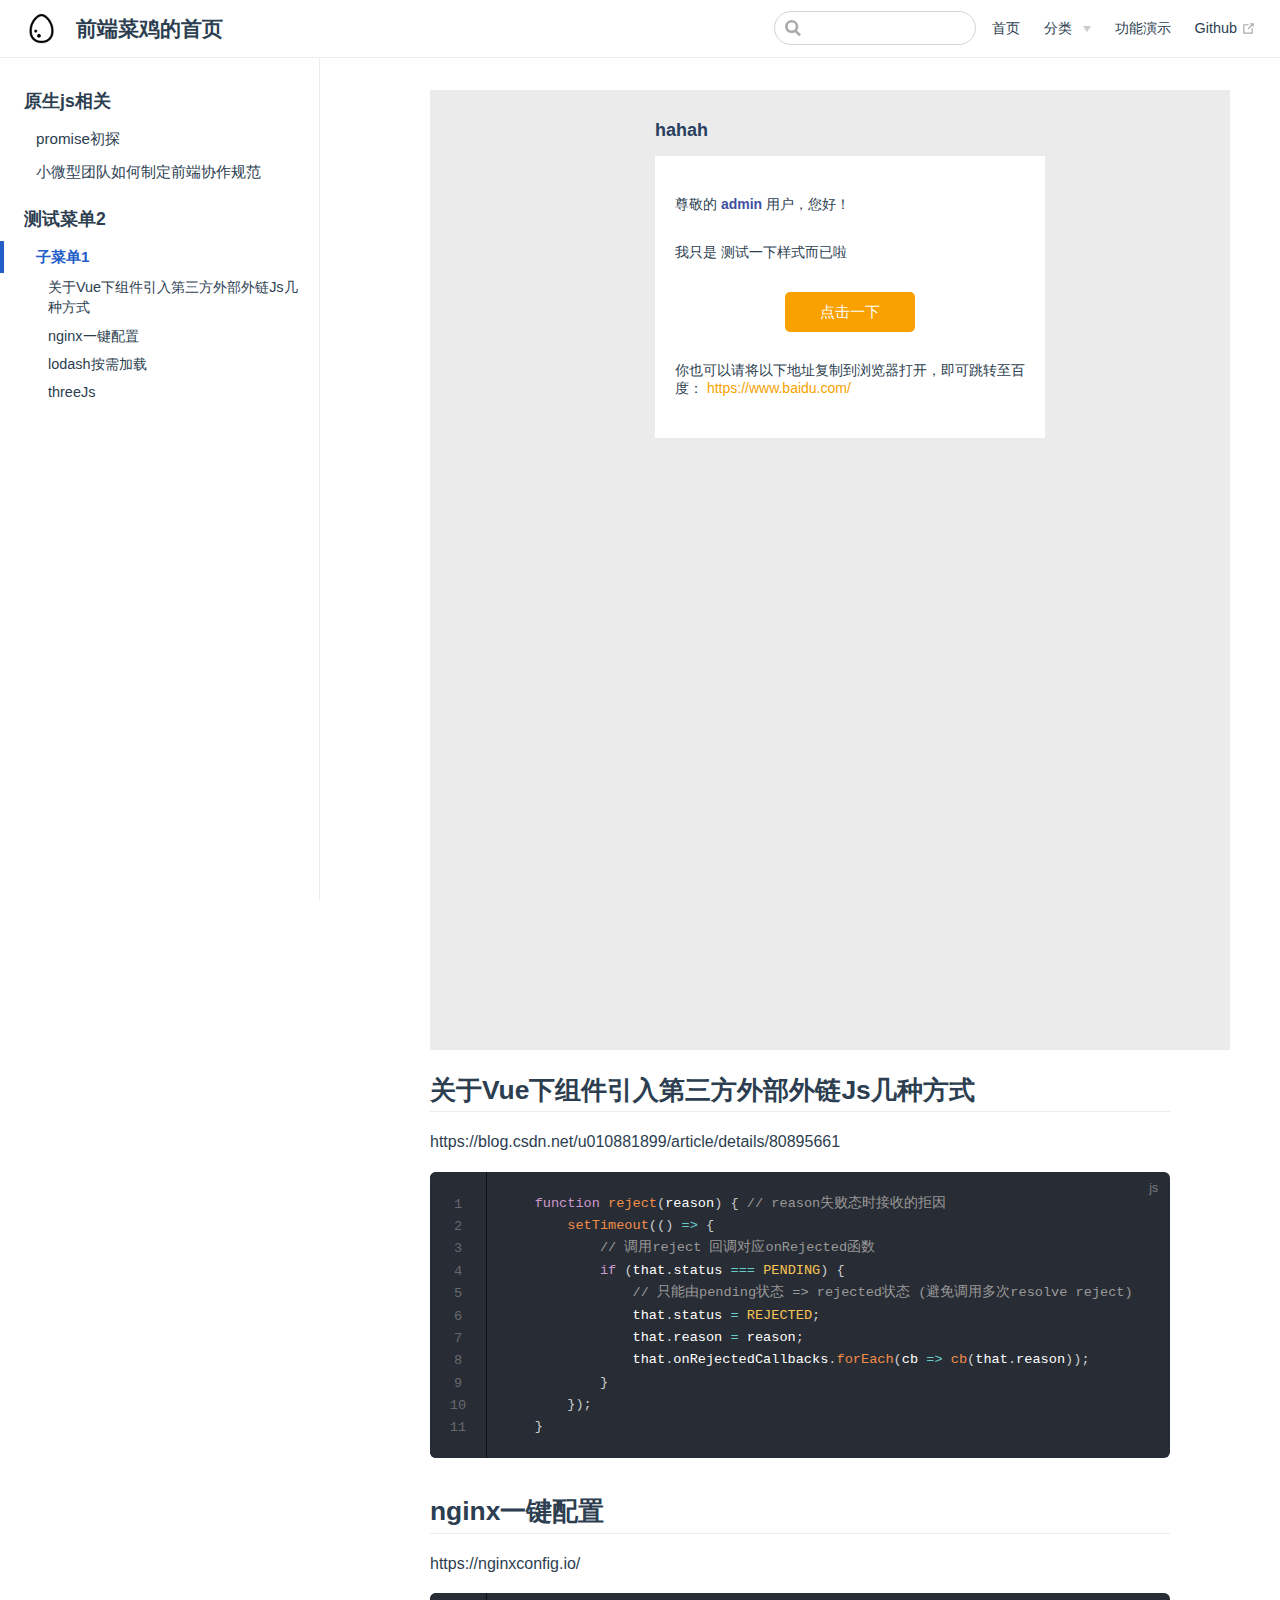
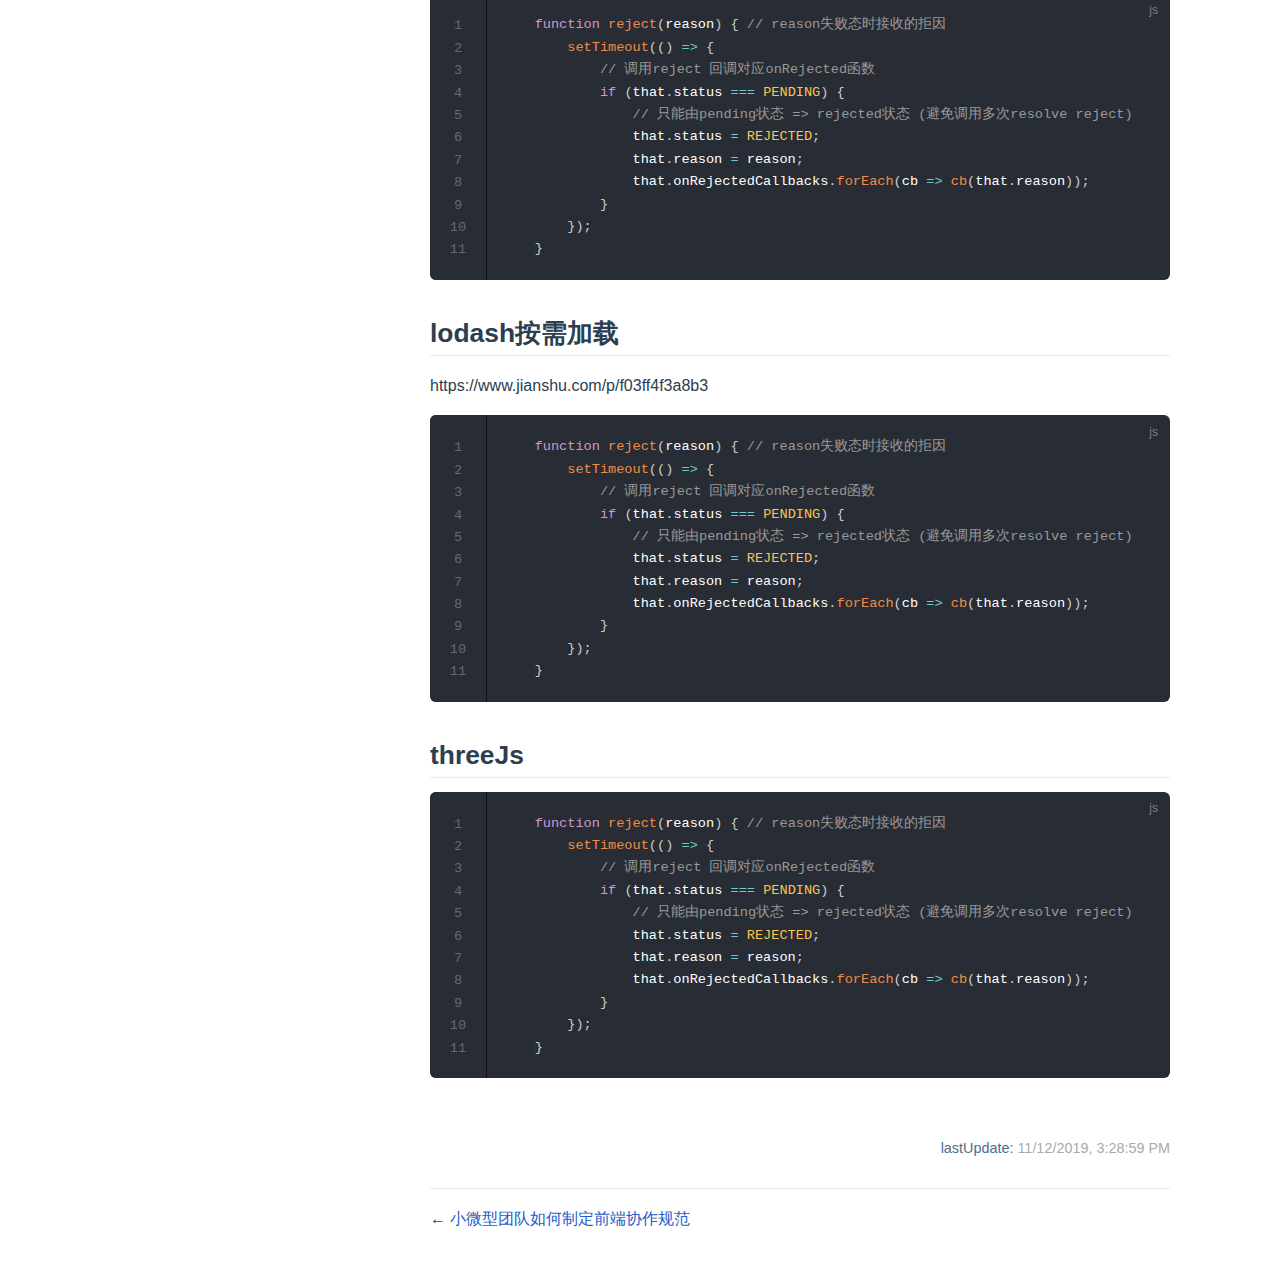
<file: pages/folder1/test2.html>
<!DOCTYPE html>
<html lang="en-US">
  <head>
    <meta charset="utf-8">
    <meta name="viewport" content="width=device-width,initial-scale=1">
    <title>前端菜鸡的首页</title>
    <meta name="description" content="阿阳的前端记录">
    <link rel="icon" href="/egg.png">
    
    <link rel="preload" href="/assets/css/0.styles.33428765.css" as="style"><link rel="preload" href="/assets/js/app.ac5a5801.js" as="script"><link rel="preload" href="/assets/js/2.b86802c3.js" as="script"><link rel="preload" href="/assets/js/11.4f0cb13d.js" as="script"><link rel="prefetch" href="/assets/js/10.33bae8b8.js"><link rel="prefetch" href="/assets/js/12.23c610bc.js"><link rel="prefetch" href="/assets/js/13.d7428c0c.js"><link rel="prefetch" href="/assets/js/14.0c2e04dc.js"><link rel="prefetch" href="/assets/js/15.81241ea0.js"><link rel="prefetch" href="/assets/js/3.4d31e380.js"><link rel="prefetch" href="/assets/js/4.f0cabd08.js"><link rel="prefetch" href="/assets/js/5.05583039.js"><link rel="prefetch" href="/assets/js/6.d6de5687.js"><link rel="prefetch" href="/assets/js/7.7bcd9a1e.js"><link rel="prefetch" href="/assets/js/8.4b4cddce.js"><link rel="prefetch" href="/assets/js/9.f7cb01bd.js">
    <link rel="stylesheet" href="/assets/css/0.styles.33428765.css">
  </head>
  <body>
    <div id="app" data-server-rendered="true"><div class="theme-container"><header class="navbar"><div class="sidebar-button"><svg xmlns="http://www.w3.org/2000/svg" aria-hidden="true" role="img" viewBox="0 0 448 512" class="icon"><path fill="currentColor" d="M436 124H12c-6.627 0-12-5.373-12-12V80c0-6.627 5.373-12 12-12h424c6.627 0 12 5.373 12 12v32c0 6.627-5.373 12-12 12zm0 160H12c-6.627 0-12-5.373-12-12v-32c0-6.627 5.373-12 12-12h424c6.627 0 12 5.373 12 12v32c0 6.627-5.373 12-12 12zm0 160H12c-6.627 0-12-5.373-12-12v-32c0-6.627 5.373-12 12-12h424c6.627 0 12 5.373 12 12v32c0 6.627-5.373 12-12 12z"></path></svg></div> <a href="/" class="home-link router-link-active"><img src="/egg.png" alt="前端菜鸡的首页" class="logo"> <span class="site-name can-hide">前端菜鸡的首页</span></a> <div class="links"><div class="search-box"><input aria-label="Search" autocomplete="off" spellcheck="false" value=""> <!----></div> <nav class="nav-links can-hide"><div class="nav-item"><a href="/" class="nav-link">首页</a></div><div class="nav-item"><div class="dropdown-wrapper"><button type="button" aria-label="分类" class="dropdown-title"><span class="title">分类</span> <span class="arrow right"></span></button> <ul class="nav-dropdown" style="display:none;"><li class="dropdown-item"><!----> <a href="/pages/folder1/test1.html" class="nav-link">文章</a></li><li class="dropdown-item"><!----> <a href="/pages/folder2/test4.html" class="nav-link">琐碎</a></li></ul></div></div><div class="nav-item"><a href="/pages/folder1/test3.html" class="nav-link">功能演示</a></div><div class="nav-item"><a href="https://github.com/shuanghewuyanzu" target="_blank" rel="noopener noreferrer" class="nav-link external">
  Github
  <svg xmlns="http://www.w3.org/2000/svg" aria-hidden="true" x="0px" y="0px" viewBox="0 0 100 100" width="15" height="15" class="icon outbound"><path fill="currentColor" d="M18.8,85.1h56l0,0c2.2,0,4-1.8,4-4v-32h-8v28h-48v-48h28v-8h-32l0,0c-2.2,0-4,1.8-4,4v56C14.8,83.3,16.6,85.1,18.8,85.1z"></path> <polygon fill="currentColor" points="45.7,48.7 51.3,54.3 77.2,28.5 77.2,37.2 85.2,37.2 85.2,14.9 62.8,14.9 62.8,22.9 71.5,22.9"></polygon></svg></a></div> <!----></nav></div></header> <div class="sidebar-mask"></div> <aside class="sidebar"><nav class="nav-links"><div class="nav-item"><a href="/" class="nav-link">首页</a></div><div class="nav-item"><div class="dropdown-wrapper"><button type="button" aria-label="分类" class="dropdown-title"><span class="title">分类</span> <span class="arrow right"></span></button> <ul class="nav-dropdown" style="display:none;"><li class="dropdown-item"><!----> <a href="/pages/folder1/test1.html" class="nav-link">文章</a></li><li class="dropdown-item"><!----> <a href="/pages/folder2/test4.html" class="nav-link">琐碎</a></li></ul></div></div><div class="nav-item"><a href="/pages/folder1/test3.html" class="nav-link">功能演示</a></div><div class="nav-item"><a href="https://github.com/shuanghewuyanzu" target="_blank" rel="noopener noreferrer" class="nav-link external">
  Github
  <svg xmlns="http://www.w3.org/2000/svg" aria-hidden="true" x="0px" y="0px" viewBox="0 0 100 100" width="15" height="15" class="icon outbound"><path fill="currentColor" d="M18.8,85.1h56l0,0c2.2,0,4-1.8,4-4v-32h-8v28h-48v-48h28v-8h-32l0,0c-2.2,0-4,1.8-4,4v56C14.8,83.3,16.6,85.1,18.8,85.1z"></path> <polygon fill="currentColor" points="45.7,48.7 51.3,54.3 77.2,28.5 77.2,37.2 85.2,37.2 85.2,14.9 62.8,14.9 62.8,22.9 71.5,22.9"></polygon></svg></a></div> <!----></nav>  <ul class="sidebar-links"><li><section class="sidebar-group depth-0"><p class="sidebar-heading"><span>原生js相关</span> <!----></p> <ul class="sidebar-links sidebar-group-items"><li><a href="/pages/folder1/myPromise.html" class="sidebar-link">promise初探</a></li><li><a href="/pages/folder1/myStandard.html" class="sidebar-link">小微型团队如何制定前端协作规范</a></li></ul></section></li><li><section class="sidebar-group depth-0"><p class="sidebar-heading open"><span>测试菜单2</span> <!----></p> <ul class="sidebar-links sidebar-group-items"><li><a href="/pages/folder1/test2.html" class="active sidebar-link">子菜单1</a><ul class="sidebar-sub-headers"><li class="sidebar-sub-header"><a href="/pages/folder1/test2.html#关于vue下组件引入第三方外部外链js几种方式" class="sidebar-link">关于Vue下组件引入第三方外部外链Js几种方式</a></li><li class="sidebar-sub-header"><a href="/pages/folder1/test2.html#nginx一键配置" class="sidebar-link">nginx一键配置</a></li><li class="sidebar-sub-header"><a href="/pages/folder1/test2.html#lodash按需加载" class="sidebar-link">lodash按需加载</a></li><li class="sidebar-sub-header"><a href="/pages/folder1/test2.html#threejs" class="sidebar-link">threeJs</a></li></ul></li></ul></section></li></ul> </aside> <main class="page"> <div class="theme-default-content content__default"><!----> <h2 id="关于vue下组件引入第三方外部外链js几种方式"><a href="#关于vue下组件引入第三方外部外链js几种方式" class="header-anchor">#</a> 关于Vue下组件引入第三方外部外链Js几种方式</h2> <p>https://blog.csdn.net/u010881899/article/details/80895661</p> <div class="language-js line-numbers-mode"><pre class="language-js"><code>    <span class="token keyword">function</span> <span class="token function">reject</span><span class="token punctuation">(</span><span class="token parameter">reason</span><span class="token punctuation">)</span> <span class="token punctuation">{</span> <span class="token comment">// reason失败态时接收的拒因</span>
        <span class="token function">setTimeout</span><span class="token punctuation">(</span><span class="token punctuation">(</span><span class="token punctuation">)</span> <span class="token operator">=&gt;</span> <span class="token punctuation">{</span>
            <span class="token comment">// 调用reject 回调对应onRejected函数</span>
            <span class="token keyword">if</span> <span class="token punctuation">(</span>that<span class="token punctuation">.</span>status <span class="token operator">===</span> <span class="token constant">PENDING</span><span class="token punctuation">)</span> <span class="token punctuation">{</span>
                <span class="token comment">// 只能由pending状态 =&gt; rejected状态 (避免调用多次resolve reject)</span>
                that<span class="token punctuation">.</span>status <span class="token operator">=</span> <span class="token constant">REJECTED</span><span class="token punctuation">;</span>
                that<span class="token punctuation">.</span>reason <span class="token operator">=</span> reason<span class="token punctuation">;</span>
                that<span class="token punctuation">.</span>onRejectedCallbacks<span class="token punctuation">.</span><span class="token function">forEach</span><span class="token punctuation">(</span><span class="token parameter">cb</span> <span class="token operator">=&gt;</span> <span class="token function">cb</span><span class="token punctuation">(</span>that<span class="token punctuation">.</span>reason<span class="token punctuation">)</span><span class="token punctuation">)</span><span class="token punctuation">;</span>
            <span class="token punctuation">}</span>
        <span class="token punctuation">}</span><span class="token punctuation">)</span><span class="token punctuation">;</span>
    <span class="token punctuation">}</span>
</code></pre> <div class="line-numbers-wrapper"><span class="line-number">1</span><br><span class="line-number">2</span><br><span class="line-number">3</span><br><span class="line-number">4</span><br><span class="line-number">5</span><br><span class="line-number">6</span><br><span class="line-number">7</span><br><span class="line-number">8</span><br><span class="line-number">9</span><br><span class="line-number">10</span><br><span class="line-number">11</span><br></div></div><h2 id="nginx一键配置"><a href="#nginx一键配置" class="header-anchor">#</a> nginx一键配置</h2> <p>https://nginxconfig.io/</p> <div class="language-js line-numbers-mode"><pre class="language-js"><code>    <span class="token keyword">function</span> <span class="token function">reject</span><span class="token punctuation">(</span><span class="token parameter">reason</span><span class="token punctuation">)</span> <span class="token punctuation">{</span> <span class="token comment">// reason失败态时接收的拒因</span>
        <span class="token function">setTimeout</span><span class="token punctuation">(</span><span class="token punctuation">(</span><span class="token punctuation">)</span> <span class="token operator">=&gt;</span> <span class="token punctuation">{</span>
            <span class="token comment">// 调用reject 回调对应onRejected函数</span>
            <span class="token keyword">if</span> <span class="token punctuation">(</span>that<span class="token punctuation">.</span>status <span class="token operator">===</span> <span class="token constant">PENDING</span><span class="token punctuation">)</span> <span class="token punctuation">{</span>
                <span class="token comment">// 只能由pending状态 =&gt; rejected状态 (避免调用多次resolve reject)</span>
                that<span class="token punctuation">.</span>status <span class="token operator">=</span> <span class="token constant">REJECTED</span><span class="token punctuation">;</span>
                that<span class="token punctuation">.</span>reason <span class="token operator">=</span> reason<span class="token punctuation">;</span>
                that<span class="token punctuation">.</span>onRejectedCallbacks<span class="token punctuation">.</span><span class="token function">forEach</span><span class="token punctuation">(</span><span class="token parameter">cb</span> <span class="token operator">=&gt;</span> <span class="token function">cb</span><span class="token punctuation">(</span>that<span class="token punctuation">.</span>reason<span class="token punctuation">)</span><span class="token punctuation">)</span><span class="token punctuation">;</span>
            <span class="token punctuation">}</span>
        <span class="token punctuation">}</span><span class="token punctuation">)</span><span class="token punctuation">;</span>
    <span class="token punctuation">}</span>
</code></pre> <div class="line-numbers-wrapper"><span class="line-number">1</span><br><span class="line-number">2</span><br><span class="line-number">3</span><br><span class="line-number">4</span><br><span class="line-number">5</span><br><span class="line-number">6</span><br><span class="line-number">7</span><br><span class="line-number">8</span><br><span class="line-number">9</span><br><span class="line-number">10</span><br><span class="line-number">11</span><br></div></div><h2 id="lodash按需加载"><a href="#lodash按需加载" class="header-anchor">#</a> lodash按需加载</h2> <p>https://www.jianshu.com/p/f03ff4f3a8b3</p> <div class="language-js line-numbers-mode"><pre class="language-js"><code>    <span class="token keyword">function</span> <span class="token function">reject</span><span class="token punctuation">(</span><span class="token parameter">reason</span><span class="token punctuation">)</span> <span class="token punctuation">{</span> <span class="token comment">// reason失败态时接收的拒因</span>
        <span class="token function">setTimeout</span><span class="token punctuation">(</span><span class="token punctuation">(</span><span class="token punctuation">)</span> <span class="token operator">=&gt;</span> <span class="token punctuation">{</span>
            <span class="token comment">// 调用reject 回调对应onRejected函数</span>
            <span class="token keyword">if</span> <span class="token punctuation">(</span>that<span class="token punctuation">.</span>status <span class="token operator">===</span> <span class="token constant">PENDING</span><span class="token punctuation">)</span> <span class="token punctuation">{</span>
                <span class="token comment">// 只能由pending状态 =&gt; rejected状态 (避免调用多次resolve reject)</span>
                that<span class="token punctuation">.</span>status <span class="token operator">=</span> <span class="token constant">REJECTED</span><span class="token punctuation">;</span>
                that<span class="token punctuation">.</span>reason <span class="token operator">=</span> reason<span class="token punctuation">;</span>
                that<span class="token punctuation">.</span>onRejectedCallbacks<span class="token punctuation">.</span><span class="token function">forEach</span><span class="token punctuation">(</span><span class="token parameter">cb</span> <span class="token operator">=&gt;</span> <span class="token function">cb</span><span class="token punctuation">(</span>that<span class="token punctuation">.</span>reason<span class="token punctuation">)</span><span class="token punctuation">)</span><span class="token punctuation">;</span>
            <span class="token punctuation">}</span>
        <span class="token punctuation">}</span><span class="token punctuation">)</span><span class="token punctuation">;</span>
    <span class="token punctuation">}</span>
</code></pre> <div class="line-numbers-wrapper"><span class="line-number">1</span><br><span class="line-number">2</span><br><span class="line-number">3</span><br><span class="line-number">4</span><br><span class="line-number">5</span><br><span class="line-number">6</span><br><span class="line-number">7</span><br><span class="line-number">8</span><br><span class="line-number">9</span><br><span class="line-number">10</span><br><span class="line-number">11</span><br></div></div><h2 id="threejs"><a href="#threejs" class="header-anchor">#</a> threeJs</h2> <div class="language-js line-numbers-mode"><pre class="language-js"><code>    <span class="token keyword">function</span> <span class="token function">reject</span><span class="token punctuation">(</span><span class="token parameter">reason</span><span class="token punctuation">)</span> <span class="token punctuation">{</span> <span class="token comment">// reason失败态时接收的拒因</span>
        <span class="token function">setTimeout</span><span class="token punctuation">(</span><span class="token punctuation">(</span><span class="token punctuation">)</span> <span class="token operator">=&gt;</span> <span class="token punctuation">{</span>
            <span class="token comment">// 调用reject 回调对应onRejected函数</span>
            <span class="token keyword">if</span> <span class="token punctuation">(</span>that<span class="token punctuation">.</span>status <span class="token operator">===</span> <span class="token constant">PENDING</span><span class="token punctuation">)</span> <span class="token punctuation">{</span>
                <span class="token comment">// 只能由pending状态 =&gt; rejected状态 (避免调用多次resolve reject)</span>
                that<span class="token punctuation">.</span>status <span class="token operator">=</span> <span class="token constant">REJECTED</span><span class="token punctuation">;</span>
                that<span class="token punctuation">.</span>reason <span class="token operator">=</span> reason<span class="token punctuation">;</span>
                that<span class="token punctuation">.</span>onRejectedCallbacks<span class="token punctuation">.</span><span class="token function">forEach</span><span class="token punctuation">(</span><span class="token parameter">cb</span> <span class="token operator">=&gt;</span> <span class="token function">cb</span><span class="token punctuation">(</span>that<span class="token punctuation">.</span>reason<span class="token punctuation">)</span><span class="token punctuation">)</span><span class="token punctuation">;</span>
            <span class="token punctuation">}</span>
        <span class="token punctuation">}</span><span class="token punctuation">)</span><span class="token punctuation">;</span>
    <span class="token punctuation">}</span>
</code></pre> <div class="line-numbers-wrapper"><span class="line-number">1</span><br><span class="line-number">2</span><br><span class="line-number">3</span><br><span class="line-number">4</span><br><span class="line-number">5</span><br><span class="line-number">6</span><br><span class="line-number">7</span><br><span class="line-number">8</span><br><span class="line-number">9</span><br><span class="line-number">10</span><br><span class="line-number">11</span><br></div></div></div> <footer class="page-edit"><!----> <div class="last-updated"><span class="prefix">lastUpdate:</span> <span class="time">11/12/2019, 3:28:59 PM</span></div></footer> <div class="page-nav"><p class="inner"><span class="prev">
      ←
      <a href="/pages/folder1/myStandard.html" class="prev">小微型团队如何制定前端协作规范</a></span> <!----></p></div> </main></div><div class="global-ui"></div></div>
    <script src="/assets/js/app.ac5a5801.js" defer></script><script src="/assets/js/2.b86802c3.js" defer></script><script src="/assets/js/11.4f0cb13d.js" defer></script>
  </body>
</html>
</file>
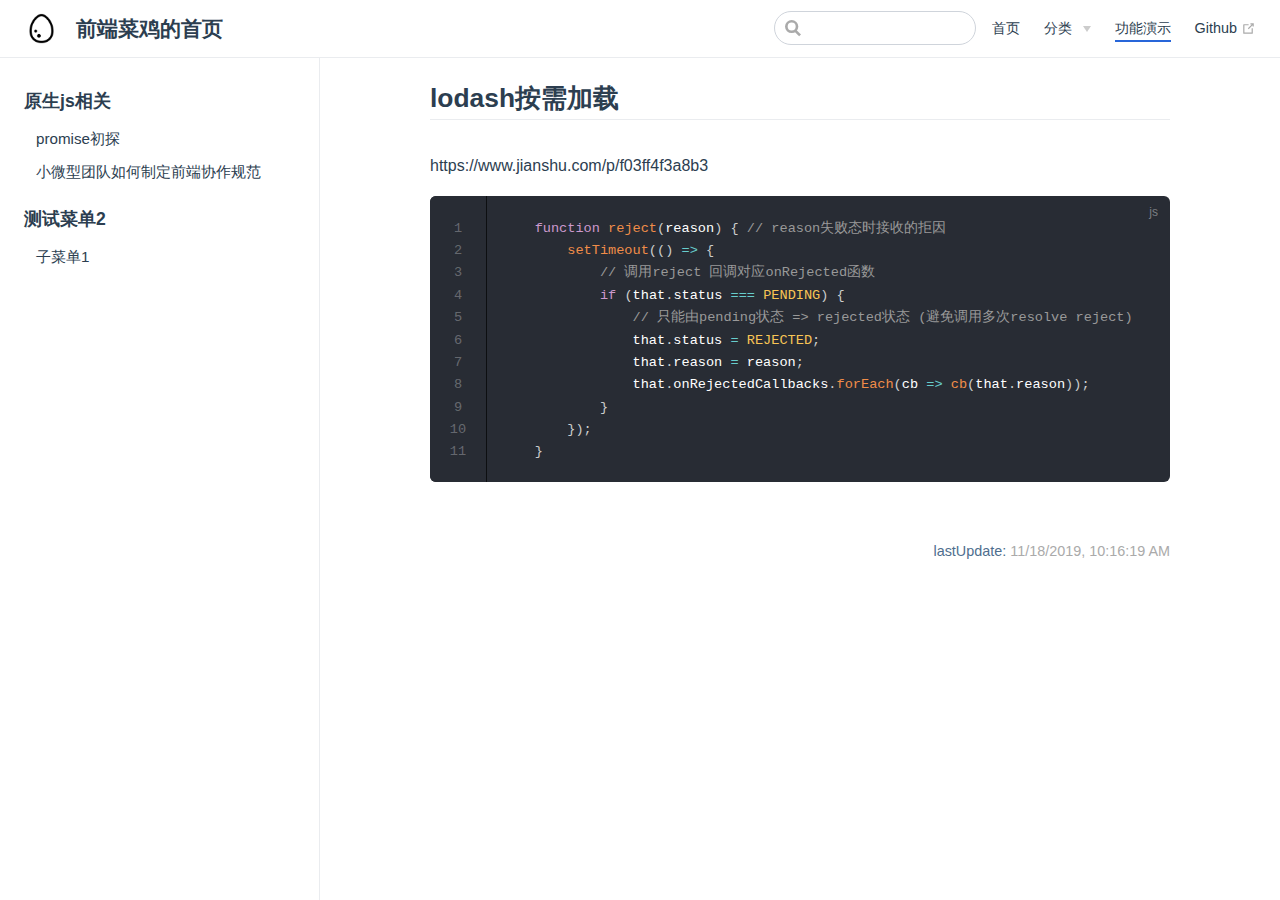
<file: pages/folder1/test3.html>
<!DOCTYPE html>
<html lang="en-US">
  <head>
    <meta charset="utf-8">
    <meta name="viewport" content="width=device-width,initial-scale=1">
    <title>lodash按需加载 | 前端菜鸡的首页</title>
    <meta name="description" content="阿阳的前端记录">
    <link rel="icon" href="/egg.png">
    
    <link rel="preload" href="/assets/css/0.styles.33428765.css" as="style"><link rel="preload" href="/assets/js/app.ac5a5801.js" as="script"><link rel="preload" href="/assets/js/2.b86802c3.js" as="script"><link rel="preload" href="/assets/js/12.23c610bc.js" as="script"><link rel="prefetch" href="/assets/js/10.33bae8b8.js"><link rel="prefetch" href="/assets/js/11.4f0cb13d.js"><link rel="prefetch" href="/assets/js/13.d7428c0c.js"><link rel="prefetch" href="/assets/js/14.0c2e04dc.js"><link rel="prefetch" href="/assets/js/15.81241ea0.js"><link rel="prefetch" href="/assets/js/3.4d31e380.js"><link rel="prefetch" href="/assets/js/4.f0cabd08.js"><link rel="prefetch" href="/assets/js/5.05583039.js"><link rel="prefetch" href="/assets/js/6.d6de5687.js"><link rel="prefetch" href="/assets/js/7.7bcd9a1e.js"><link rel="prefetch" href="/assets/js/8.4b4cddce.js"><link rel="prefetch" href="/assets/js/9.f7cb01bd.js">
    <link rel="stylesheet" href="/assets/css/0.styles.33428765.css">
  </head>
  <body>
    <div id="app" data-server-rendered="true"><div class="theme-container"><header class="navbar"><div class="sidebar-button"><svg xmlns="http://www.w3.org/2000/svg" aria-hidden="true" role="img" viewBox="0 0 448 512" class="icon"><path fill="currentColor" d="M436 124H12c-6.627 0-12-5.373-12-12V80c0-6.627 5.373-12 12-12h424c6.627 0 12 5.373 12 12v32c0 6.627-5.373 12-12 12zm0 160H12c-6.627 0-12-5.373-12-12v-32c0-6.627 5.373-12 12-12h424c6.627 0 12 5.373 12 12v32c0 6.627-5.373 12-12 12zm0 160H12c-6.627 0-12-5.373-12-12v-32c0-6.627 5.373-12 12-12h424c6.627 0 12 5.373 12 12v32c0 6.627-5.373 12-12 12z"></path></svg></div> <a href="/" class="home-link router-link-active"><img src="/egg.png" alt="前端菜鸡的首页" class="logo"> <span class="site-name can-hide">前端菜鸡的首页</span></a> <div class="links"><div class="search-box"><input aria-label="Search" autocomplete="off" spellcheck="false" value=""> <!----></div> <nav class="nav-links can-hide"><div class="nav-item"><a href="/" class="nav-link">首页</a></div><div class="nav-item"><div class="dropdown-wrapper"><button type="button" aria-label="分类" class="dropdown-title"><span class="title">分类</span> <span class="arrow right"></span></button> <ul class="nav-dropdown" style="display:none;"><li class="dropdown-item"><!----> <a href="/pages/folder1/test1.html" class="nav-link">文章</a></li><li class="dropdown-item"><!----> <a href="/pages/folder2/test4.html" class="nav-link">琐碎</a></li></ul></div></div><div class="nav-item"><a href="/pages/folder1/test3.html" class="nav-link router-link-exact-active router-link-active">功能演示</a></div><div class="nav-item"><a href="https://github.com/shuanghewuyanzu" target="_blank" rel="noopener noreferrer" class="nav-link external">
  Github
  <svg xmlns="http://www.w3.org/2000/svg" aria-hidden="true" x="0px" y="0px" viewBox="0 0 100 100" width="15" height="15" class="icon outbound"><path fill="currentColor" d="M18.8,85.1h56l0,0c2.2,0,4-1.8,4-4v-32h-8v28h-48v-48h28v-8h-32l0,0c-2.2,0-4,1.8-4,4v56C14.8,83.3,16.6,85.1,18.8,85.1z"></path> <polygon fill="currentColor" points="45.7,48.7 51.3,54.3 77.2,28.5 77.2,37.2 85.2,37.2 85.2,14.9 62.8,14.9 62.8,22.9 71.5,22.9"></polygon></svg></a></div> <!----></nav></div></header> <div class="sidebar-mask"></div> <aside class="sidebar"><nav class="nav-links"><div class="nav-item"><a href="/" class="nav-link">首页</a></div><div class="nav-item"><div class="dropdown-wrapper"><button type="button" aria-label="分类" class="dropdown-title"><span class="title">分类</span> <span class="arrow right"></span></button> <ul class="nav-dropdown" style="display:none;"><li class="dropdown-item"><!----> <a href="/pages/folder1/test1.html" class="nav-link">文章</a></li><li class="dropdown-item"><!----> <a href="/pages/folder2/test4.html" class="nav-link">琐碎</a></li></ul></div></div><div class="nav-item"><a href="/pages/folder1/test3.html" class="nav-link router-link-exact-active router-link-active">功能演示</a></div><div class="nav-item"><a href="https://github.com/shuanghewuyanzu" target="_blank" rel="noopener noreferrer" class="nav-link external">
  Github
  <svg xmlns="http://www.w3.org/2000/svg" aria-hidden="true" x="0px" y="0px" viewBox="0 0 100 100" width="15" height="15" class="icon outbound"><path fill="currentColor" d="M18.8,85.1h56l0,0c2.2,0,4-1.8,4-4v-32h-8v28h-48v-48h28v-8h-32l0,0c-2.2,0-4,1.8-4,4v56C14.8,83.3,16.6,85.1,18.8,85.1z"></path> <polygon fill="currentColor" points="45.7,48.7 51.3,54.3 77.2,28.5 77.2,37.2 85.2,37.2 85.2,14.9 62.8,14.9 62.8,22.9 71.5,22.9"></polygon></svg></a></div> <!----></nav>  <ul class="sidebar-links"><li><section class="sidebar-group depth-0"><p class="sidebar-heading open"><span>原生js相关</span> <!----></p> <ul class="sidebar-links sidebar-group-items"><li><a href="/pages/folder1/myPromise.html" class="sidebar-link">promise初探</a></li><li><a href="/pages/folder1/myStandard.html" class="sidebar-link">小微型团队如何制定前端协作规范</a></li></ul></section></li><li><section class="sidebar-group depth-0"><p class="sidebar-heading"><span>测试菜单2</span> <!----></p> <ul class="sidebar-links sidebar-group-items"><li><a href="/pages/folder1/test2.html" class="sidebar-link">子菜单1</a></li></ul></section></li></ul> </aside> <main class="page"> <div class="theme-default-content content__default"><h2 id="lodash按需加载"><a href="#lodash按需加载" class="header-anchor">#</a> lodash按需加载</h2> <p>https://www.jianshu.com/p/f03ff4f3a8b3</p> <div class="language-js line-numbers-mode"><pre class="language-js"><code>    <span class="token keyword">function</span> <span class="token function">reject</span><span class="token punctuation">(</span><span class="token parameter">reason</span><span class="token punctuation">)</span> <span class="token punctuation">{</span> <span class="token comment">// reason失败态时接收的拒因</span>
        <span class="token function">setTimeout</span><span class="token punctuation">(</span><span class="token punctuation">(</span><span class="token punctuation">)</span> <span class="token operator">=&gt;</span> <span class="token punctuation">{</span>
            <span class="token comment">// 调用reject 回调对应onRejected函数</span>
            <span class="token keyword">if</span> <span class="token punctuation">(</span>that<span class="token punctuation">.</span>status <span class="token operator">===</span> <span class="token constant">PENDING</span><span class="token punctuation">)</span> <span class="token punctuation">{</span>
                <span class="token comment">// 只能由pending状态 =&gt; rejected状态 (避免调用多次resolve reject)</span>
                that<span class="token punctuation">.</span>status <span class="token operator">=</span> <span class="token constant">REJECTED</span><span class="token punctuation">;</span>
                that<span class="token punctuation">.</span>reason <span class="token operator">=</span> reason<span class="token punctuation">;</span>
                that<span class="token punctuation">.</span>onRejectedCallbacks<span class="token punctuation">.</span><span class="token function">forEach</span><span class="token punctuation">(</span><span class="token parameter">cb</span> <span class="token operator">=&gt;</span> <span class="token function">cb</span><span class="token punctuation">(</span>that<span class="token punctuation">.</span>reason<span class="token punctuation">)</span><span class="token punctuation">)</span><span class="token punctuation">;</span>
            <span class="token punctuation">}</span>
        <span class="token punctuation">}</span><span class="token punctuation">)</span><span class="token punctuation">;</span>
    <span class="token punctuation">}</span>
</code></pre> <div class="line-numbers-wrapper"><span class="line-number">1</span><br><span class="line-number">2</span><br><span class="line-number">3</span><br><span class="line-number">4</span><br><span class="line-number">5</span><br><span class="line-number">6</span><br><span class="line-number">7</span><br><span class="line-number">8</span><br><span class="line-number">9</span><br><span class="line-number">10</span><br><span class="line-number">11</span><br></div></div></div> <footer class="page-edit"><!----> <div class="last-updated"><span class="prefix">lastUpdate:</span> <span class="time">11/18/2019, 10:16:19 AM</span></div></footer> <!----> </main></div><div class="global-ui"></div></div>
    <script src="/assets/js/app.ac5a5801.js" defer></script><script src="/assets/js/2.b86802c3.js" defer></script><script src="/assets/js/12.23c610bc.js" defer></script>
  </body>
</html>
</file>
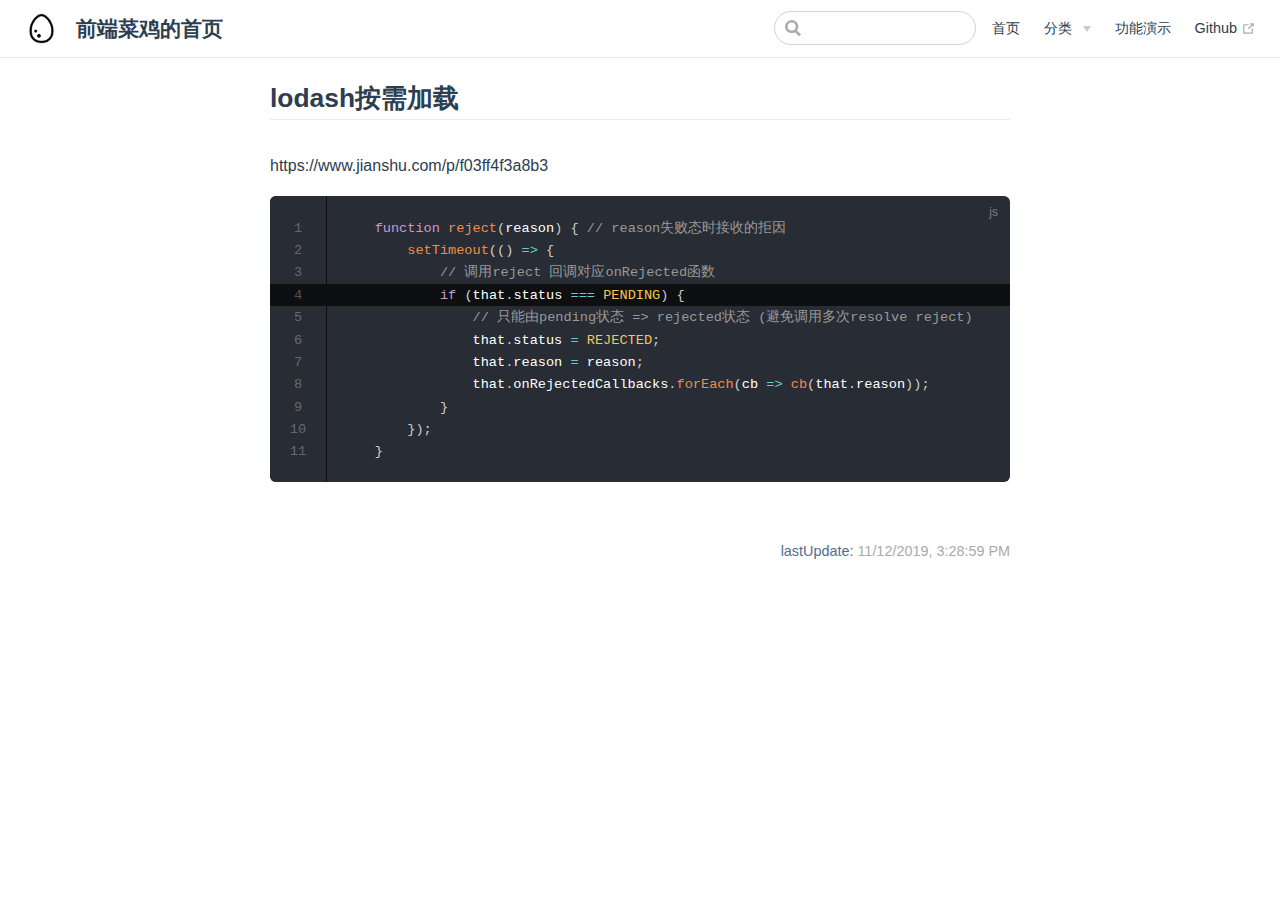
<file: pages/folder2/test4.html>
<!DOCTYPE html>
<html lang="en-US">
  <head>
    <meta charset="utf-8">
    <meta name="viewport" content="width=device-width,initial-scale=1">
    <title>lodash按需加载 | 前端菜鸡的首页</title>
    <meta name="description" content="阿阳的前端记录">
    <link rel="icon" href="/egg.png">
    
    <link rel="preload" href="/assets/css/0.styles.33428765.css" as="style"><link rel="preload" href="/assets/js/app.ac5a5801.js" as="script"><link rel="preload" href="/assets/js/2.b86802c3.js" as="script"><link rel="preload" href="/assets/js/13.d7428c0c.js" as="script"><link rel="prefetch" href="/assets/js/10.33bae8b8.js"><link rel="prefetch" href="/assets/js/11.4f0cb13d.js"><link rel="prefetch" href="/assets/js/12.23c610bc.js"><link rel="prefetch" href="/assets/js/14.0c2e04dc.js"><link rel="prefetch" href="/assets/js/15.81241ea0.js"><link rel="prefetch" href="/assets/js/3.4d31e380.js"><link rel="prefetch" href="/assets/js/4.f0cabd08.js"><link rel="prefetch" href="/assets/js/5.05583039.js"><link rel="prefetch" href="/assets/js/6.d6de5687.js"><link rel="prefetch" href="/assets/js/7.7bcd9a1e.js"><link rel="prefetch" href="/assets/js/8.4b4cddce.js"><link rel="prefetch" href="/assets/js/9.f7cb01bd.js">
    <link rel="stylesheet" href="/assets/css/0.styles.33428765.css">
  </head>
  <body>
    <div id="app" data-server-rendered="true"><div class="theme-container no-sidebar"><header class="navbar"><div class="sidebar-button"><svg xmlns="http://www.w3.org/2000/svg" aria-hidden="true" role="img" viewBox="0 0 448 512" class="icon"><path fill="currentColor" d="M436 124H12c-6.627 0-12-5.373-12-12V80c0-6.627 5.373-12 12-12h424c6.627 0 12 5.373 12 12v32c0 6.627-5.373 12-12 12zm0 160H12c-6.627 0-12-5.373-12-12v-32c0-6.627 5.373-12 12-12h424c6.627 0 12 5.373 12 12v32c0 6.627-5.373 12-12 12zm0 160H12c-6.627 0-12-5.373-12-12v-32c0-6.627 5.373-12 12-12h424c6.627 0 12 5.373 12 12v32c0 6.627-5.373 12-12 12z"></path></svg></div> <a href="/" class="home-link router-link-active"><img src="/egg.png" alt="前端菜鸡的首页" class="logo"> <span class="site-name can-hide">前端菜鸡的首页</span></a> <div class="links"><div class="search-box"><input aria-label="Search" autocomplete="off" spellcheck="false" value=""> <!----></div> <nav class="nav-links can-hide"><div class="nav-item"><a href="/" class="nav-link">首页</a></div><div class="nav-item"><div class="dropdown-wrapper"><button type="button" aria-label="分类" class="dropdown-title"><span class="title">分类</span> <span class="arrow right"></span></button> <ul class="nav-dropdown" style="display:none;"><li class="dropdown-item"><!----> <a href="/pages/folder1/test1.html" class="nav-link">文章</a></li><li class="dropdown-item"><!----> <a href="/pages/folder2/test4.html" class="nav-link router-link-exact-active router-link-active">琐碎</a></li></ul></div></div><div class="nav-item"><a href="/pages/folder1/test3.html" class="nav-link">功能演示</a></div><div class="nav-item"><a href="https://github.com/shuanghewuyanzu" target="_blank" rel="noopener noreferrer" class="nav-link external">
  Github
  <svg xmlns="http://www.w3.org/2000/svg" aria-hidden="true" x="0px" y="0px" viewBox="0 0 100 100" width="15" height="15" class="icon outbound"><path fill="currentColor" d="M18.8,85.1h56l0,0c2.2,0,4-1.8,4-4v-32h-8v28h-48v-48h28v-8h-32l0,0c-2.2,0-4,1.8-4,4v56C14.8,83.3,16.6,85.1,18.8,85.1z"></path> <polygon fill="currentColor" points="45.7,48.7 51.3,54.3 77.2,28.5 77.2,37.2 85.2,37.2 85.2,14.9 62.8,14.9 62.8,22.9 71.5,22.9"></polygon></svg></a></div> <!----></nav></div></header> <div class="sidebar-mask"></div> <aside class="sidebar"><nav class="nav-links"><div class="nav-item"><a href="/" class="nav-link">首页</a></div><div class="nav-item"><div class="dropdown-wrapper"><button type="button" aria-label="分类" class="dropdown-title"><span class="title">分类</span> <span class="arrow right"></span></button> <ul class="nav-dropdown" style="display:none;"><li class="dropdown-item"><!----> <a href="/pages/folder1/test1.html" class="nav-link">文章</a></li><li class="dropdown-item"><!----> <a href="/pages/folder2/test4.html" class="nav-link router-link-exact-active router-link-active">琐碎</a></li></ul></div></div><div class="nav-item"><a href="/pages/folder1/test3.html" class="nav-link">功能演示</a></div><div class="nav-item"><a href="https://github.com/shuanghewuyanzu" target="_blank" rel="noopener noreferrer" class="nav-link external">
  Github
  <svg xmlns="http://www.w3.org/2000/svg" aria-hidden="true" x="0px" y="0px" viewBox="0 0 100 100" width="15" height="15" class="icon outbound"><path fill="currentColor" d="M18.8,85.1h56l0,0c2.2,0,4-1.8,4-4v-32h-8v28h-48v-48h28v-8h-32l0,0c-2.2,0-4,1.8-4,4v56C14.8,83.3,16.6,85.1,18.8,85.1z"></path> <polygon fill="currentColor" points="45.7,48.7 51.3,54.3 77.2,28.5 77.2,37.2 85.2,37.2 85.2,14.9 62.8,14.9 62.8,22.9 71.5,22.9"></polygon></svg></a></div> <!----></nav>  <!----> </aside> <main class="page"> <div class="theme-default-content content__default"><h2 id="lodash按需加载"><a href="#lodash按需加载" class="header-anchor">#</a> lodash按需加载</h2> <p>https://www.jianshu.com/p/f03ff4f3a8b3</p> <div class="language-js line-numbers-mode"><div class="highlight-lines"><br><br><br><div class="highlighted"> </div><br><br><br><br><br><br><br><br></div><pre class="language-js"><code>    <span class="token keyword">function</span> <span class="token function">reject</span><span class="token punctuation">(</span><span class="token parameter">reason</span><span class="token punctuation">)</span> <span class="token punctuation">{</span> <span class="token comment">// reason失败态时接收的拒因</span>
        <span class="token function">setTimeout</span><span class="token punctuation">(</span><span class="token punctuation">(</span><span class="token punctuation">)</span> <span class="token operator">=&gt;</span> <span class="token punctuation">{</span>
            <span class="token comment">// 调用reject 回调对应onRejected函数</span>
            <span class="token keyword">if</span> <span class="token punctuation">(</span>that<span class="token punctuation">.</span>status <span class="token operator">===</span> <span class="token constant">PENDING</span><span class="token punctuation">)</span> <span class="token punctuation">{</span>
                <span class="token comment">// 只能由pending状态 =&gt; rejected状态 (避免调用多次resolve reject)</span>
                that<span class="token punctuation">.</span>status <span class="token operator">=</span> <span class="token constant">REJECTED</span><span class="token punctuation">;</span>
                that<span class="token punctuation">.</span>reason <span class="token operator">=</span> reason<span class="token punctuation">;</span>
                that<span class="token punctuation">.</span>onRejectedCallbacks<span class="token punctuation">.</span><span class="token function">forEach</span><span class="token punctuation">(</span><span class="token parameter">cb</span> <span class="token operator">=&gt;</span> <span class="token function">cb</span><span class="token punctuation">(</span>that<span class="token punctuation">.</span>reason<span class="token punctuation">)</span><span class="token punctuation">)</span><span class="token punctuation">;</span>
            <span class="token punctuation">}</span>
        <span class="token punctuation">}</span><span class="token punctuation">)</span><span class="token punctuation">;</span>
    <span class="token punctuation">}</span>
</code></pre><div class="line-numbers-wrapper"><span class="line-number">1</span><br><span class="line-number">2</span><br><span class="line-number">3</span><br><span class="line-number">4</span><br><span class="line-number">5</span><br><span class="line-number">6</span><br><span class="line-number">7</span><br><span class="line-number">8</span><br><span class="line-number">9</span><br><span class="line-number">10</span><br><span class="line-number">11</span><br></div></div></div> <footer class="page-edit"><!----> <div class="last-updated"><span class="prefix">lastUpdate:</span> <span class="time">11/12/2019, 3:28:59 PM</span></div></footer> <!----> </main></div><div class="global-ui"></div></div>
    <script src="/assets/js/app.ac5a5801.js" defer></script><script src="/assets/js/2.b86802c3.js" defer></script><script src="/assets/js/13.d7428c0c.js" defer></script>
  </body>
</html>
</file>
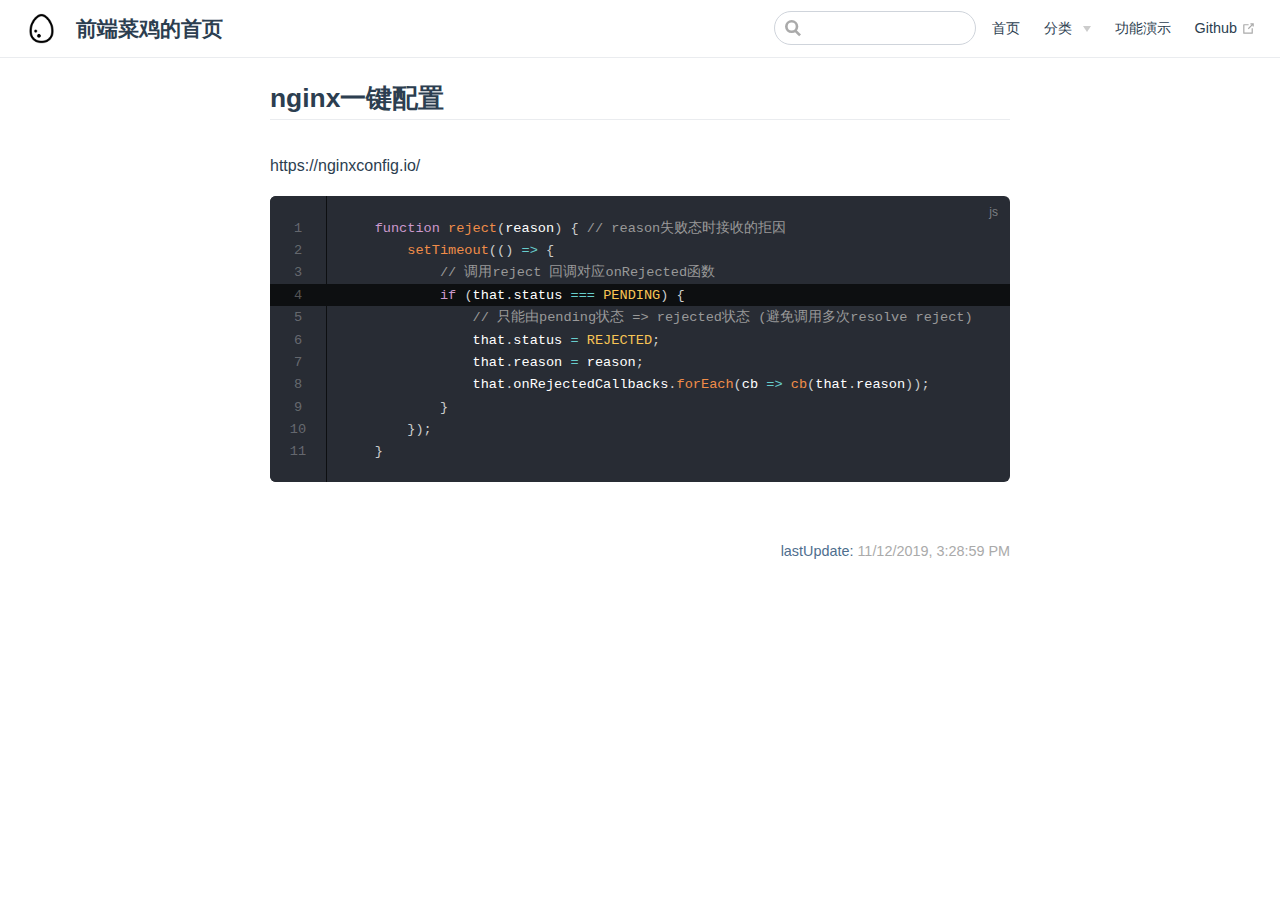
<file: pages/folder2/test5.html>
<!DOCTYPE html>
<html lang="en-US">
  <head>
    <meta charset="utf-8">
    <meta name="viewport" content="width=device-width,initial-scale=1">
    <title>nginx一键配置 | 前端菜鸡的首页</title>
    <meta name="description" content="阿阳的前端记录">
    <link rel="icon" href="/egg.png">
    
    <link rel="preload" href="/assets/css/0.styles.33428765.css" as="style"><link rel="preload" href="/assets/js/app.ac5a5801.js" as="script"><link rel="preload" href="/assets/js/2.b86802c3.js" as="script"><link rel="preload" href="/assets/js/14.0c2e04dc.js" as="script"><link rel="prefetch" href="/assets/js/10.33bae8b8.js"><link rel="prefetch" href="/assets/js/11.4f0cb13d.js"><link rel="prefetch" href="/assets/js/12.23c610bc.js"><link rel="prefetch" href="/assets/js/13.d7428c0c.js"><link rel="prefetch" href="/assets/js/15.81241ea0.js"><link rel="prefetch" href="/assets/js/3.4d31e380.js"><link rel="prefetch" href="/assets/js/4.f0cabd08.js"><link rel="prefetch" href="/assets/js/5.05583039.js"><link rel="prefetch" href="/assets/js/6.d6de5687.js"><link rel="prefetch" href="/assets/js/7.7bcd9a1e.js"><link rel="prefetch" href="/assets/js/8.4b4cddce.js"><link rel="prefetch" href="/assets/js/9.f7cb01bd.js">
    <link rel="stylesheet" href="/assets/css/0.styles.33428765.css">
  </head>
  <body>
    <div id="app" data-server-rendered="true"><div class="theme-container no-sidebar"><header class="navbar"><div class="sidebar-button"><svg xmlns="http://www.w3.org/2000/svg" aria-hidden="true" role="img" viewBox="0 0 448 512" class="icon"><path fill="currentColor" d="M436 124H12c-6.627 0-12-5.373-12-12V80c0-6.627 5.373-12 12-12h424c6.627 0 12 5.373 12 12v32c0 6.627-5.373 12-12 12zm0 160H12c-6.627 0-12-5.373-12-12v-32c0-6.627 5.373-12 12-12h424c6.627 0 12 5.373 12 12v32c0 6.627-5.373 12-12 12zm0 160H12c-6.627 0-12-5.373-12-12v-32c0-6.627 5.373-12 12-12h424c6.627 0 12 5.373 12 12v32c0 6.627-5.373 12-12 12z"></path></svg></div> <a href="/" class="home-link router-link-active"><img src="/egg.png" alt="前端菜鸡的首页" class="logo"> <span class="site-name can-hide">前端菜鸡的首页</span></a> <div class="links"><div class="search-box"><input aria-label="Search" autocomplete="off" spellcheck="false" value=""> <!----></div> <nav class="nav-links can-hide"><div class="nav-item"><a href="/" class="nav-link">首页</a></div><div class="nav-item"><div class="dropdown-wrapper"><button type="button" aria-label="分类" class="dropdown-title"><span class="title">分类</span> <span class="arrow right"></span></button> <ul class="nav-dropdown" style="display:none;"><li class="dropdown-item"><!----> <a href="/pages/folder1/test1.html" class="nav-link">文章</a></li><li class="dropdown-item"><!----> <a href="/pages/folder2/test4.html" class="nav-link">琐碎</a></li></ul></div></div><div class="nav-item"><a href="/pages/folder1/test3.html" class="nav-link">功能演示</a></div><div class="nav-item"><a href="https://github.com/shuanghewuyanzu" target="_blank" rel="noopener noreferrer" class="nav-link external">
  Github
  <svg xmlns="http://www.w3.org/2000/svg" aria-hidden="true" x="0px" y="0px" viewBox="0 0 100 100" width="15" height="15" class="icon outbound"><path fill="currentColor" d="M18.8,85.1h56l0,0c2.2,0,4-1.8,4-4v-32h-8v28h-48v-48h28v-8h-32l0,0c-2.2,0-4,1.8-4,4v56C14.8,83.3,16.6,85.1,18.8,85.1z"></path> <polygon fill="currentColor" points="45.7,48.7 51.3,54.3 77.2,28.5 77.2,37.2 85.2,37.2 85.2,14.9 62.8,14.9 62.8,22.9 71.5,22.9"></polygon></svg></a></div> <!----></nav></div></header> <div class="sidebar-mask"></div> <aside class="sidebar"><nav class="nav-links"><div class="nav-item"><a href="/" class="nav-link">首页</a></div><div class="nav-item"><div class="dropdown-wrapper"><button type="button" aria-label="分类" class="dropdown-title"><span class="title">分类</span> <span class="arrow right"></span></button> <ul class="nav-dropdown" style="display:none;"><li class="dropdown-item"><!----> <a href="/pages/folder1/test1.html" class="nav-link">文章</a></li><li class="dropdown-item"><!----> <a href="/pages/folder2/test4.html" class="nav-link">琐碎</a></li></ul></div></div><div class="nav-item"><a href="/pages/folder1/test3.html" class="nav-link">功能演示</a></div><div class="nav-item"><a href="https://github.com/shuanghewuyanzu" target="_blank" rel="noopener noreferrer" class="nav-link external">
  Github
  <svg xmlns="http://www.w3.org/2000/svg" aria-hidden="true" x="0px" y="0px" viewBox="0 0 100 100" width="15" height="15" class="icon outbound"><path fill="currentColor" d="M18.8,85.1h56l0,0c2.2,0,4-1.8,4-4v-32h-8v28h-48v-48h28v-8h-32l0,0c-2.2,0-4,1.8-4,4v56C14.8,83.3,16.6,85.1,18.8,85.1z"></path> <polygon fill="currentColor" points="45.7,48.7 51.3,54.3 77.2,28.5 77.2,37.2 85.2,37.2 85.2,14.9 62.8,14.9 62.8,22.9 71.5,22.9"></polygon></svg></a></div> <!----></nav>  <!----> </aside> <main class="page"> <div class="theme-default-content content__default"><h2 id="nginx一键配置"><a href="#nginx一键配置" class="header-anchor">#</a> nginx一键配置</h2> <p>https://nginxconfig.io/</p> <div class="language-js line-numbers-mode"><div class="highlight-lines"><br><br><br><div class="highlighted"> </div><br><br><br><br><br><br><br><br></div><pre class="language-js"><code>    <span class="token keyword">function</span> <span class="token function">reject</span><span class="token punctuation">(</span><span class="token parameter">reason</span><span class="token punctuation">)</span> <span class="token punctuation">{</span> <span class="token comment">// reason失败态时接收的拒因</span>
        <span class="token function">setTimeout</span><span class="token punctuation">(</span><span class="token punctuation">(</span><span class="token punctuation">)</span> <span class="token operator">=&gt;</span> <span class="token punctuation">{</span>
            <span class="token comment">// 调用reject 回调对应onRejected函数</span>
            <span class="token keyword">if</span> <span class="token punctuation">(</span>that<span class="token punctuation">.</span>status <span class="token operator">===</span> <span class="token constant">PENDING</span><span class="token punctuation">)</span> <span class="token punctuation">{</span>
                <span class="token comment">// 只能由pending状态 =&gt; rejected状态 (避免调用多次resolve reject)</span>
                that<span class="token punctuation">.</span>status <span class="token operator">=</span> <span class="token constant">REJECTED</span><span class="token punctuation">;</span>
                that<span class="token punctuation">.</span>reason <span class="token operator">=</span> reason<span class="token punctuation">;</span>
                that<span class="token punctuation">.</span>onRejectedCallbacks<span class="token punctuation">.</span><span class="token function">forEach</span><span class="token punctuation">(</span><span class="token parameter">cb</span> <span class="token operator">=&gt;</span> <span class="token function">cb</span><span class="token punctuation">(</span>that<span class="token punctuation">.</span>reason<span class="token punctuation">)</span><span class="token punctuation">)</span><span class="token punctuation">;</span>
            <span class="token punctuation">}</span>
        <span class="token punctuation">}</span><span class="token punctuation">)</span><span class="token punctuation">;</span>
    <span class="token punctuation">}</span>
</code></pre><div class="line-numbers-wrapper"><span class="line-number">1</span><br><span class="line-number">2</span><br><span class="line-number">3</span><br><span class="line-number">4</span><br><span class="line-number">5</span><br><span class="line-number">6</span><br><span class="line-number">7</span><br><span class="line-number">8</span><br><span class="line-number">9</span><br><span class="line-number">10</span><br><span class="line-number">11</span><br></div></div></div> <footer class="page-edit"><!----> <div class="last-updated"><span class="prefix">lastUpdate:</span> <span class="time">11/12/2019, 3:28:59 PM</span></div></footer> <!----> </main></div><div class="global-ui"></div></div>
    <script src="/assets/js/app.ac5a5801.js" defer></script><script src="/assets/js/2.b86802c3.js" defer></script><script src="/assets/js/14.0c2e04dc.js" defer></script>
  </body>
</html>
</file>
<file: assets/css/0.styles.33428765.css>
#nprogress{pointer-events:none}#nprogress .bar{background:#235dc8;position:fixed;z-index:1031;top:0;left:0;width:100%;height:2px}#nprogress .peg{display:block;position:absolute;right:0;width:100px;height:100%;box-shadow:0 0 10px #235dc8,0 0 5px #235dc8;opacity:1;transform:rotate(3deg) translateY(-4px)}#nprogress .spinner{display:block;position:fixed;z-index:1031;top:15px;right:15px}#nprogress .spinner-icon{width:18px;height:18px;box-sizing:border-box;border-color:#235dc8 transparent transparent #235dc8;border-style:solid;border-width:2px;border-radius:50%;animation:nprogress-spinner .4s linear infinite}.nprogress-custom-parent{overflow:hidden;position:relative}.nprogress-custom-parent #nprogress .bar,.nprogress-custom-parent #nprogress .spinner{position:absolute}@keyframes nprogress-spinner{0%{transform:rotate(0deg)}to{transform:rotate(1turn)}}.icon.outbound{color:#aaa;display:inline-block;vertical-align:middle;position:relative;top:-1px}.home{padding:3.6rem 2rem 0;max-width:960px;margin:0 auto;display:block}.home .hero{text-align:center}.home .hero img{max-width:100%;max-height:280px;display:block;margin:3rem auto 1.5rem}.home .hero h1{font-size:3rem}.home .hero .action,.home .hero .description,.home .hero h1{margin:1.8rem auto}.home .hero .description{max-width:35rem;font-size:1.6rem;line-height:1.3;color:#6a8bad}.home .hero .action-button{display:inline-block;font-size:1.2rem;color:#fff;background-color:#235dc8;padding:.8rem 1.6rem;border-radius:4px;transition:background-color .1s ease;box-sizing:border-box;border-bottom:1px solid #2054b4}.home .hero .action-button:hover{background-color:#2c69da}.home .features{border-top:1px solid #eaecef;padding:1.2rem 0;margin-top:2.5rem;display:flex;flex-wrap:wrap;align-items:flex-start;align-content:stretch;justify-content:space-between}.home .feature{flex-grow:1;flex-basis:30%;max-width:30%}.home .feature h2{font-size:1.4rem;font-weight:500;border-bottom:none;padding-bottom:0;color:#3a5169}.home .feature p{color:#4e6e8e}.home .footer{padding:2.5rem;border-top:1px solid #eaecef;text-align:center;color:#4e6e8e}@media (max-width:719px){.home .features{flex-direction:column}.home .feature{max-width:100%;padding:0 2.5rem}}@media (max-width:419px){.home{padding-left:1.5rem;padding-right:1.5rem}.home .hero img{max-height:210px;margin:2rem auto 1.2rem}.home .hero h1{font-size:2rem}.home .hero .action,.home .hero .description,.home .hero h1{margin:1.2rem auto}.home .hero .description{font-size:1.2rem}.home .hero .action-button{font-size:1rem;padding:.6rem 1.2rem}.home .feature h2{font-size:1.25rem}}.search-box{display:inline-block;position:relative;margin-right:1rem}.search-box input{cursor:text;width:10rem;height:2rem;color:#4e6e8e;display:inline-block;border:1px solid #cfd4db;border-radius:2rem;font-size:.9rem;line-height:2rem;padding:0 .5rem 0 2rem;outline:none;transition:all .2s ease;background:#fff url(/assets/img/search.83621669.svg) .6rem .5rem no-repeat;background-size:1rem}.search-box input:focus{cursor:auto;border-color:#235dc8}.search-box .suggestions{background:#fff;width:20rem;position:absolute;top:1.5rem;border:1px solid #cfd4db;border-radius:6px;padding:.4rem;list-style-type:none}.search-box .suggestions.align-right{right:0}.search-box .suggestion{line-height:1.4;padding:.4rem .6rem;border-radius:4px;cursor:pointer}.search-box .suggestion a{white-space:normal;color:#5d82a6}.search-box .suggestion a .page-title{font-weight:600}.search-box .suggestion a .header{font-size:.9em;margin-left:.25em}.search-box .suggestion.focused{background-color:#f3f4f5}.search-box .suggestion.focused a{color:#235dc8}@media (max-width:959px){.search-box input{cursor:pointer;width:0;border-color:transparent;position:relative}.search-box input:focus{cursor:text;left:0;width:10rem}}@media (-ms-high-contrast:none){.search-box input{height:2rem}}@media (max-width:959px) and (min-width:719px){.search-box .suggestions{left:0}}@media (max-width:719px){.search-box{margin-right:0}.search-box input{left:1rem}.search-box .suggestions{right:0}}@media (max-width:419px){.search-box .suggestions{width:calc(100vw - 4rem)}.search-box input:focus{width:8rem}}.sidebar-button{cursor:pointer;display:none;width:1.25rem;height:1.25rem;position:absolute;padding:.6rem;top:.6rem;left:1rem}.sidebar-button .icon{display:block;width:1.25rem;height:1.25rem}@media (max-width:719px){.sidebar-button{display:block}}.dropdown-enter,.dropdown-leave-to{height:0!important}.dropdown-wrapper{cursor:pointer}.dropdown-wrapper .dropdown-title{display:block;font-size:.9rem;font-family:inherit;cursor:inherit;padding:inherit;line-height:1.4rem;background:transparent;border:none;font-weight:500;color:#2c3e50}.dropdown-wrapper .dropdown-title:hover{border-color:transparent}.dropdown-wrapper .dropdown-title .arrow{vertical-align:middle;margin-top:-1px;margin-left:.4rem}.dropdown-wrapper .nav-dropdown .dropdown-item{color:inherit;line-height:1.7rem}.dropdown-wrapper .nav-dropdown .dropdown-item h4{margin:.45rem 0 0;border-top:1px solid #eee;padding:.45rem 1.5rem 0 1.25rem}.dropdown-wrapper .nav-dropdown .dropdown-item .dropdown-subitem-wrapper{padding:0;list-style:none}.dropdown-wrapper .nav-dropdown .dropdown-item .dropdown-subitem-wrapper .dropdown-subitem{font-size:.9em}.dropdown-wrapper .nav-dropdown .dropdown-item a{display:block;line-height:1.7rem;position:relative;border-bottom:none;font-weight:400;margin-bottom:0;padding:0 1.5rem 0 1.25rem}.dropdown-wrapper .nav-dropdown .dropdown-item a.router-link-active,.dropdown-wrapper .nav-dropdown .dropdown-item a:hover{color:#235dc8}.dropdown-wrapper .nav-dropdown .dropdown-item a.router-link-active:after{content:"";width:0;height:0;border-left:5px solid #235dc8;border-top:3px solid transparent;border-bottom:3px solid transparent;position:absolute;top:calc(50% - 2px);left:9px}.dropdown-wrapper .nav-dropdown .dropdown-item:first-child h4{margin-top:0;padding-top:0;border-top:0}@media (max-width:719px){.dropdown-wrapper.open .dropdown-title{margin-bottom:.5rem}.dropdown-wrapper .dropdown-title{font-weight:600;font-size:inherit}.dropdown-wrapper .dropdown-title:hover{color:#235dc8}.dropdown-wrapper .nav-dropdown{transition:height .1s ease-out;overflow:hidden}.dropdown-wrapper .nav-dropdown .dropdown-item h4{border-top:0;margin-top:0;padding-top:0}.dropdown-wrapper .nav-dropdown .dropdown-item>a,.dropdown-wrapper .nav-dropdown .dropdown-item h4{font-size:15px;line-height:2rem}.dropdown-wrapper .nav-dropdown .dropdown-item .dropdown-subitem{font-size:14px;padding-left:1rem}}@media (min-width:719px){.dropdown-wrapper{height:1.8rem}.dropdown-wrapper.open .nav-dropdown,.dropdown-wrapper:hover .nav-dropdown{display:block!important}.dropdown-wrapper.open:blur{display:none}.dropdown-wrapper .dropdown-title .arrow{border-left:4px solid transparent;border-right:4px solid transparent;border-top:6px solid #ccc;border-bottom:0}.dropdown-wrapper .nav-dropdown{display:none;height:auto!important;box-sizing:border-box;max-height:calc(100vh - 2.7rem);overflow-y:auto;position:absolute;top:100%;right:0;background-color:#fff;padding:.6rem 0;border:1px solid;border-color:#ddd #ddd #ccc;text-align:left;border-radius:.25rem;white-space:nowrap;margin:0}}.nav-links{display:inline-block}.nav-links a{line-height:1.4rem;color:inherit}.nav-links a.router-link-active,.nav-links a:hover{color:#235dc8}.nav-links .nav-item{position:relative;display:inline-block;margin-left:1.5rem;line-height:2rem}.nav-links .nav-item:first-child{margin-left:0}.nav-links .repo-link{margin-left:1.5rem}@media (max-width:719px){.nav-links .nav-item,.nav-links .repo-link{margin-left:0}}@media (min-width:719px){.nav-links a.router-link-active,.nav-links a:hover{color:#2c3e50}.nav-item>a:not(.external).router-link-active,.nav-item>a:not(.external):hover{margin-bottom:-2px;border-bottom:2px solid #2866d9}}.navbar{padding:.7rem 1.5rem;line-height:2.2rem}.navbar a,.navbar img,.navbar span{display:inline-block}.navbar .logo{height:2.2rem;min-width:2.2rem;margin-right:.8rem;vertical-align:top}.navbar .site-name{font-size:1.3rem;font-weight:600;color:#2c3e50;position:relative}.navbar .links{padding-left:1.5rem;box-sizing:border-box;background-color:#fff;white-space:nowrap;font-size:.9rem;position:absolute;right:1.5rem;top:.7rem;display:flex}.navbar .links .search-box{flex:0 0 auto;vertical-align:top}@media (max-width:719px){.navbar{padding-left:4rem}.navbar .can-hide{display:none}.navbar .links{padding-left:1.5rem}.navbar .site-name{width:calc(100vw - 9.4rem);overflow:hidden;white-space:nowrap;text-overflow:ellipsis}}.page-edit{max-width:740px;margin:0 auto;padding:2rem 2.5rem}@media (max-width:959px){.page-edit{padding:2rem}}@media (max-width:419px){.page-edit{padding:1.5rem}}.page-edit{padding-top:1rem;padding-bottom:1rem;overflow:auto}.page-edit .edit-link{display:inline-block}.page-edit .edit-link a{color:#4e6e8e;margin-right:.25rem}.page-edit .last-updated{float:right;font-size:.9em}.page-edit .last-updated .prefix{font-weight:500;color:#4e6e8e}.page-edit .last-updated .time{font-weight:400;color:#aaa}@media (max-width:719px){.page-edit .edit-link{margin-bottom:.5rem}.page-edit .last-updated{font-size:.8em;float:none;text-align:left}}.page-nav{max-width:740px;margin:0 auto;padding:2rem 2.5rem}@media (max-width:959px){.page-nav{padding:2rem}}@media (max-width:419px){.page-nav{padding:1.5rem}}.page-nav{padding-top:1rem;padding-bottom:0}.page-nav .inner{min-height:2rem;margin-top:0;border-top:1px solid #eaecef;padding-top:1rem;overflow:auto}.page-nav .next{float:right}.page{padding-bottom:2rem;display:block}.sidebar-group .sidebar-group{padding-left:.5em}.sidebar-group:not(.collapsable) .sidebar-heading:not(.clickable){cursor:auto;color:inherit}.sidebar-group.is-sub-group{padding-left:0}.sidebar-group.is-sub-group>.sidebar-heading{font-size:.95em;line-height:1.4;font-weight:400;padding-left:2rem}.sidebar-group.is-sub-group>.sidebar-heading:not(.clickable){opacity:.5}.sidebar-group.is-sub-group>.sidebar-group-items{padding-left:1rem}.sidebar-group.is-sub-group>.sidebar-group-items>li>.sidebar-link{font-size:.95em;border-left:none}.sidebar-group.depth-2>.sidebar-heading{border-left:none}.sidebar-heading{color:#2c3e50;transition:color .15s ease;cursor:pointer;font-size:1.1em;font-weight:700;padding:.35rem 1.5rem .35rem 1.25rem;width:100%;box-sizing:border-box;margin:0;border-left:.25rem solid transparent}.sidebar-heading.open,.sidebar-heading:hover{color:inherit}.sidebar-heading .arrow{position:relative;top:-.12em;left:.5em}.sidebar-heading.clickable.active{font-weight:600;color:#235dc8;border-left-color:#235dc8}.sidebar-heading.clickable:hover{color:#235dc8}.sidebar-group-items{transition:height .1s ease-out;font-size:.95em;overflow:hidden}.sidebar .sidebar-sub-headers{padding-left:1rem;font-size:.95em}a.sidebar-link{font-size:1em;font-weight:400;display:inline-block;color:#2c3e50;border-left:.25rem solid transparent;padding:.35rem 1rem .35rem 1.25rem;line-height:1.4;width:100%;box-sizing:border-box}a.sidebar-link:hover{color:#235dc8}a.sidebar-link.active{font-weight:600;color:#235dc8;border-left-color:#235dc8}.sidebar-group a.sidebar-link{padding-left:2rem}.sidebar-sub-headers a.sidebar-link{padding-top:.25rem;padding-bottom:.25rem;border-left:none}.sidebar-sub-headers a.sidebar-link.active{font-weight:500}.sidebar ul{padding:0;margin:0;list-style-type:none}.sidebar a{display:inline-block}.sidebar .nav-links{display:none;border-bottom:1px solid #eaecef;padding:.5rem 0 .75rem}.sidebar .nav-links a{font-weight:600}.sidebar .nav-links .nav-item,.sidebar .nav-links .repo-link{display:block;line-height:1.25rem;font-size:1.1em;padding:.5rem 0 .5rem 1.5rem}.sidebar>.sidebar-links{padding:1.5rem 0}.sidebar>.sidebar-links>li>a.sidebar-link{font-size:1.1em;line-height:1.7;font-weight:700}.sidebar>.sidebar-links>li:not(:first-child){margin-top:.75rem}@media (max-width:719px){.sidebar .nav-links{display:block}.sidebar .nav-links .dropdown-wrapper .nav-dropdown .dropdown-item a.router-link-active:after{top:calc(1rem - 2px)}.sidebar>.sidebar-links{padding:1rem 0}}code[class*=language-],pre[class*=language-]{color:#ccc;background:none;font-family:Consolas,Monaco,Andale Mono,Ubuntu Mono,monospace;font-size:1em;text-align:left;white-space:pre;word-spacing:normal;word-break:normal;word-wrap:normal;line-height:1.5;-moz-tab-size:4;-o-tab-size:4;tab-size:4;-webkit-hyphens:none;-ms-hyphens:none;hyphens:none}pre[class*=language-]{padding:1em;margin:.5em 0;overflow:auto}:not(pre)>code[class*=language-],pre[class*=language-]{background:#2d2d2d}:not(pre)>code[class*=language-]{padding:.1em;border-radius:.3em;white-space:normal}.token.block-comment,.token.cdata,.token.comment,.token.doctype,.token.prolog{color:#999}.token.punctuation{color:#ccc}.token.attr-name,.token.deleted,.token.namespace,.token.tag{color:#e2777a}.token.function-name{color:#6196cc}.token.boolean,.token.function,.token.number{color:#f08d49}.token.class-name,.token.constant,.token.property,.token.symbol{color:#f8c555}.token.atrule,.token.builtin,.token.important,.token.keyword,.token.selector{color:#cc99cd}.token.attr-value,.token.char,.token.regex,.token.string,.token.variable{color:#7ec699}.token.entity,.token.operator,.token.url{color:#67cdcc}.token.bold,.token.important{font-weight:700}.token.italic{font-style:italic}.token.entity{cursor:help}.token.inserted{color:green}.theme-default-content code{color:#476582;padding:.25rem .5rem;margin:0;font-size:.85em;background-color:rgba(27,31,35,.05);border-radius:3px}.theme-default-content code .token.deleted{color:#ec5975}.theme-default-content code .token.inserted{color:#235dc8}.theme-default-content pre,.theme-default-content pre[class*=language-]{line-height:1.4;padding:1.25rem 1.5rem;margin:.85rem 0;background-color:#282c34;border-radius:6px;overflow:auto}.theme-default-content pre[class*=language-] code,.theme-default-content pre code{color:#fff;padding:0;background-color:transparent;border-radius:0}div[class*=language-]{position:relative;background-color:#282c34;border-radius:6px}div[class*=language-] .highlight-lines{-webkit-user-select:none;-ms-user-select:none;user-select:none;padding-top:1.3rem;position:absolute;top:0;left:0;width:100%;line-height:1.4}div[class*=language-] .highlight-lines .highlighted{background-color:rgba(0,0,0,.66)}div[class*=language-] pre,div[class*=language-] pre[class*=language-]{background:transparent;position:relative;z-index:1}div[class*=language-]:before{position:absolute;z-index:3;top:.8em;right:1em;font-size:.75rem;color:hsla(0,0%,100%,.4)}div[class*=language-]:not(.line-numbers-mode) .line-numbers-wrapper{display:none}div[class*=language-].line-numbers-mode .highlight-lines .highlighted{position:relative}div[class*=language-].line-numbers-mode .highlight-lines .highlighted:before{content:" ";position:absolute;z-index:3;left:0;top:0;display:block;width:3.5rem;height:100%;background-color:rgba(0,0,0,.66)}div[class*=language-].line-numbers-mode pre{padding-left:4.5rem;vertical-align:middle}div[class*=language-].line-numbers-mode .line-numbers-wrapper{position:absolute;top:0;width:3.5rem;text-align:center;color:hsla(0,0%,100%,.3);padding:1.25rem 0;line-height:1.4}div[class*=language-].line-numbers-mode .line-numbers-wrapper br{-webkit-user-select:none;-ms-user-select:none;user-select:none}div[class*=language-].line-numbers-mode .line-numbers-wrapper .line-number{position:relative;z-index:4;-webkit-user-select:none;-ms-user-select:none;user-select:none;font-size:.85em}div[class*=language-].line-numbers-mode:after{content:"";position:absolute;z-index:2;top:0;left:0;width:3.5rem;height:100%;border-radius:6px 0 0 6px;border-right:1px solid rgba(0,0,0,.66);background-color:#282c34}div[class~=language-js]:before{content:"js"}div[class~=language-ts]:before{content:"ts"}div[class~=language-html]:before{content:"html"}div[class~=language-md]:before{content:"md"}div[class~=language-vue]:before{content:"vue"}div[class~=language-css]:before{content:"css"}div[class~=language-sass]:before{content:"sass"}div[class~=language-scss]:before{content:"scss"}div[class~=language-less]:before{content:"less"}div[class~=language-stylus]:before{content:"stylus"}div[class~=language-go]:before{content:"go"}div[class~=language-java]:before{content:"java"}div[class~=language-c]:before{content:"c"}div[class~=language-sh]:before{content:"sh"}div[class~=language-yaml]:before{content:"yaml"}div[class~=language-py]:before{content:"py"}div[class~=language-docker]:before{content:"docker"}div[class~=language-dockerfile]:before{content:"dockerfile"}div[class~=language-makefile]:before{content:"makefile"}div[class~=language-javascript]:before{content:"js"}div[class~=language-typescript]:before{content:"ts"}div[class~=language-markup]:before{content:"html"}div[class~=language-markdown]:before{content:"md"}div[class~=language-json]:before{content:"json"}div[class~=language-ruby]:before{content:"rb"}div[class~=language-python]:before{content:"py"}div[class~=language-bash]:before{content:"sh"}div[class~=language-php]:before{content:"php"}.custom-block .custom-block-title{font-weight:600;margin-bottom:-.4rem}.custom-block.danger,.custom-block.tip,.custom-block.warning{padding:.1rem 1.5rem;border-left-width:.5rem;border-left-style:solid;margin:1rem 0}.custom-block.tip{background-color:#f3f5f7;border-color:#42b983}.custom-block.warning{background-color:rgba(255,229,100,.3);border-color:#e7c000;color:#6b5900}.custom-block.warning .custom-block-title{color:#b29400}.custom-block.warning a{color:#2c3e50}.custom-block.danger{background-color:#ffe6e6;border-color:#c00;color:#4d0000}.custom-block.danger .custom-block-title{color:#900}.custom-block.danger a{color:#2c3e50}.arrow{display:inline-block;width:0;height:0}.arrow.up{border-bottom:6px solid #ccc}.arrow.down,.arrow.up{border-left:4px solid transparent;border-right:4px solid transparent}.arrow.down{border-top:6px solid #ccc}.arrow.right{border-left:6px solid #ccc}.arrow.left,.arrow.right{border-top:4px solid transparent;border-bottom:4px solid transparent}.arrow.left{border-right:6px solid #ccc}.theme-default-content:not(.custom){max-width:740px;margin:0 auto;padding:2rem 2.5rem}@media (max-width:959px){.theme-default-content:not(.custom){padding:2rem}}@media (max-width:419px){.theme-default-content:not(.custom){padding:1.5rem}}.table-of-contents .badge{vertical-align:middle}body,html{padding:0;margin:0;background-color:#fff}body{font-family:-apple-system,BlinkMacSystemFont,Segoe UI,Roboto,Oxygen,Ubuntu,Cantarell,Fira Sans,Droid Sans,Helvetica Neue,sans-serif;-webkit-font-smoothing:antialiased;-moz-osx-font-smoothing:grayscale;font-size:16px;color:#2c3e50}.page{padding-left:20rem}.navbar{z-index:20;right:0;height:3.6rem;background-color:#fff;box-sizing:border-box;border-bottom:1px solid #eaecef}.navbar,.sidebar-mask{position:fixed;top:0;left:0}.sidebar-mask{z-index:9;width:100vw;height:100vh;display:none}.sidebar{font-size:16px;background-color:#fff;width:20rem;position:fixed;z-index:10;margin:0;top:3.6rem;left:0;bottom:0;box-sizing:border-box;border-right:1px solid #eaecef;overflow-y:auto}.theme-default-content:not(.custom)>:first-child{margin-top:3.6rem}.theme-default-content:not(.custom) a:hover{text-decoration:underline}.theme-default-content:not(.custom) p.demo{padding:1rem 1.5rem;border:1px solid #ddd;border-radius:4px}.theme-default-content:not(.custom) img{max-width:100%}.theme-default-content.custom{padding:0;margin:0}.theme-default-content.custom img{max-width:100%}a{font-weight:500;text-decoration:none}a,p a code{color:#235dc8}p a code{font-weight:400}kbd{background:#eee;border:.15rem solid #ddd;border-bottom:.25rem solid #ddd;border-radius:.15rem;padding:0 .15em}blockquote{font-size:1rem;color:#999;border-left:.2rem solid #dfe2e5;margin:1rem 0;padding:.25rem 0 .25rem 1rem}blockquote>p{margin:0}ol,ul{padding-left:1.2em}strong{font-weight:600}h1,h2,h3,h4,h5,h6{font-weight:600;line-height:1.25}.theme-default-content:not(.custom)>h1,.theme-default-content:not(.custom)>h2,.theme-default-content:not(.custom)>h3,.theme-default-content:not(.custom)>h4,.theme-default-content:not(.custom)>h5,.theme-default-content:not(.custom)>h6{margin-top:-3.1rem;padding-top:4.6rem;margin-bottom:0}.theme-default-content:not(.custom)>h1:first-child,.theme-default-content:not(.custom)>h2:first-child,.theme-default-content:not(.custom)>h3:first-child,.theme-default-content:not(.custom)>h4:first-child,.theme-default-content:not(.custom)>h5:first-child,.theme-default-content:not(.custom)>h6:first-child{margin-top:-1.5rem;margin-bottom:1rem}.theme-default-content:not(.custom)>h1:first-child+.custom-block,.theme-default-content:not(.custom)>h1:first-child+p,.theme-default-content:not(.custom)>h1:first-child+pre,.theme-default-content:not(.custom)>h2:first-child+.custom-block,.theme-default-content:not(.custom)>h2:first-child+p,.theme-default-content:not(.custom)>h2:first-child+pre,.theme-default-content:not(.custom)>h3:first-child+.custom-block,.theme-default-content:not(.custom)>h3:first-child+p,.theme-default-content:not(.custom)>h3:first-child+pre,.theme-default-content:not(.custom)>h4:first-child+.custom-block,.theme-default-content:not(.custom)>h4:first-child+p,.theme-default-content:not(.custom)>h4:first-child+pre,.theme-default-content:not(.custom)>h5:first-child+.custom-block,.theme-default-content:not(.custom)>h5:first-child+p,.theme-default-content:not(.custom)>h5:first-child+pre,.theme-default-content:not(.custom)>h6:first-child+.custom-block,.theme-default-content:not(.custom)>h6:first-child+p,.theme-default-content:not(.custom)>h6:first-child+pre{margin-top:2rem}h1:hover .header-anchor,h2:hover .header-anchor,h3:hover .header-anchor,h4:hover .header-anchor,h5:hover .header-anchor,h6:hover .header-anchor{opacity:1}h1{font-size:2.2rem}h2{font-size:1.65rem;padding-bottom:.3rem;border-bottom:1px solid #eaecef}h3{font-size:1.35rem}a.header-anchor{font-size:.85em;float:left;margin-left:-.87em;padding-right:.23em;margin-top:.125em;opacity:0}a.header-anchor:hover{text-decoration:none}.line-number,code,kbd{font-family:source-code-pro,Menlo,Monaco,Consolas,Courier New,monospace}ol,p,ul{line-height:1.7}hr{border:0;border-top:1px solid #eaecef}table{border-collapse:collapse;margin:1rem 0;display:block;overflow-x:auto}tr{border-top:1px solid #dfe2e5}tr:nth-child(2n){background-color:#f6f8fa}td,th{border:1px solid #dfe2e5;padding:.6em 1em}.theme-container.sidebar-open .sidebar-mask{display:block}.theme-container.no-navbar .theme-default-content:not(.custom)>h1,.theme-container.no-navbar h2,.theme-container.no-navbar h3,.theme-container.no-navbar h4,.theme-container.no-navbar h5,.theme-container.no-navbar h6{margin-top:1.5rem;padding-top:0}.theme-container.no-navbar .sidebar{top:0}@media (min-width:720px){.theme-container.no-sidebar .sidebar{display:none}.theme-container.no-sidebar .page{padding-left:0}}@media (max-width:959px){.sidebar{font-size:15px;width:16.4rem}.page{padding-left:16.4rem}}@media (max-width:719px){.sidebar{top:0;padding-top:3.6rem;transform:translateX(-100%);transition:transform .2s ease}.page{padding-left:0}.theme-container.sidebar-open .sidebar{transform:translateX(0)}.theme-container.no-navbar .sidebar{padding-top:0}}@media (max-width:419px){h1{font-size:1.9rem}.theme-default-content div[class*=language-]{margin:.85rem -1.5rem;border-radius:0}}.color[data-v-0246741e]{color:#f8a100}.FirstBottomPage{border-top:1px solid #eaecef;padding-top:30px;margin-top:40px;text-align:center}.badge[data-v-cc318aba]{display:inline-block;font-size:14px;height:18px;line-height:18px;border-radius:3px;padding:0 6px;color:#fff}.badge.green[data-v-cc318aba],.badge.tip[data-v-cc318aba],.badge[data-v-cc318aba]{background-color:#42b983}.badge.error[data-v-cc318aba]{background-color:#da5961}.badge.warn[data-v-cc318aba],.badge.warning[data-v-cc318aba],.badge.yellow[data-v-cc318aba]{background-color:#e7c000}.badge+.badge[data-v-cc318aba]{margin-left:5px}
</file>
